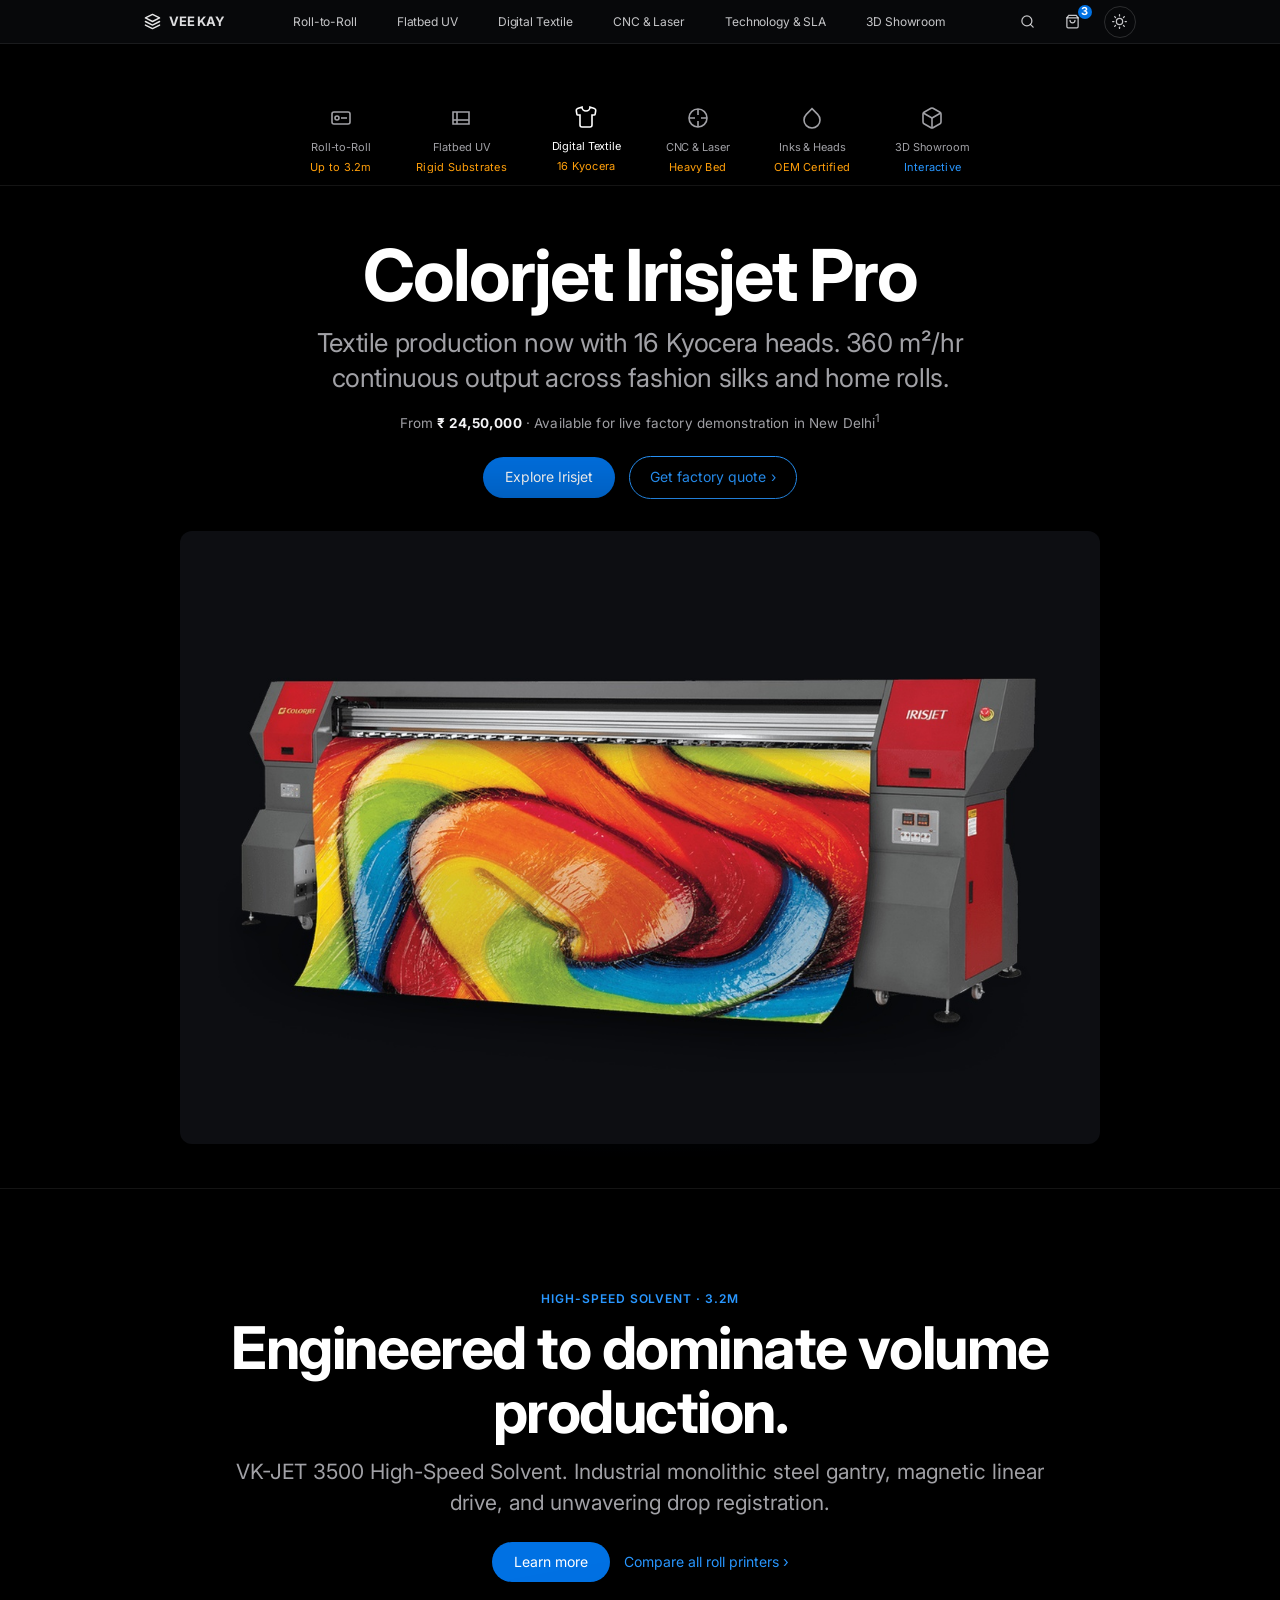
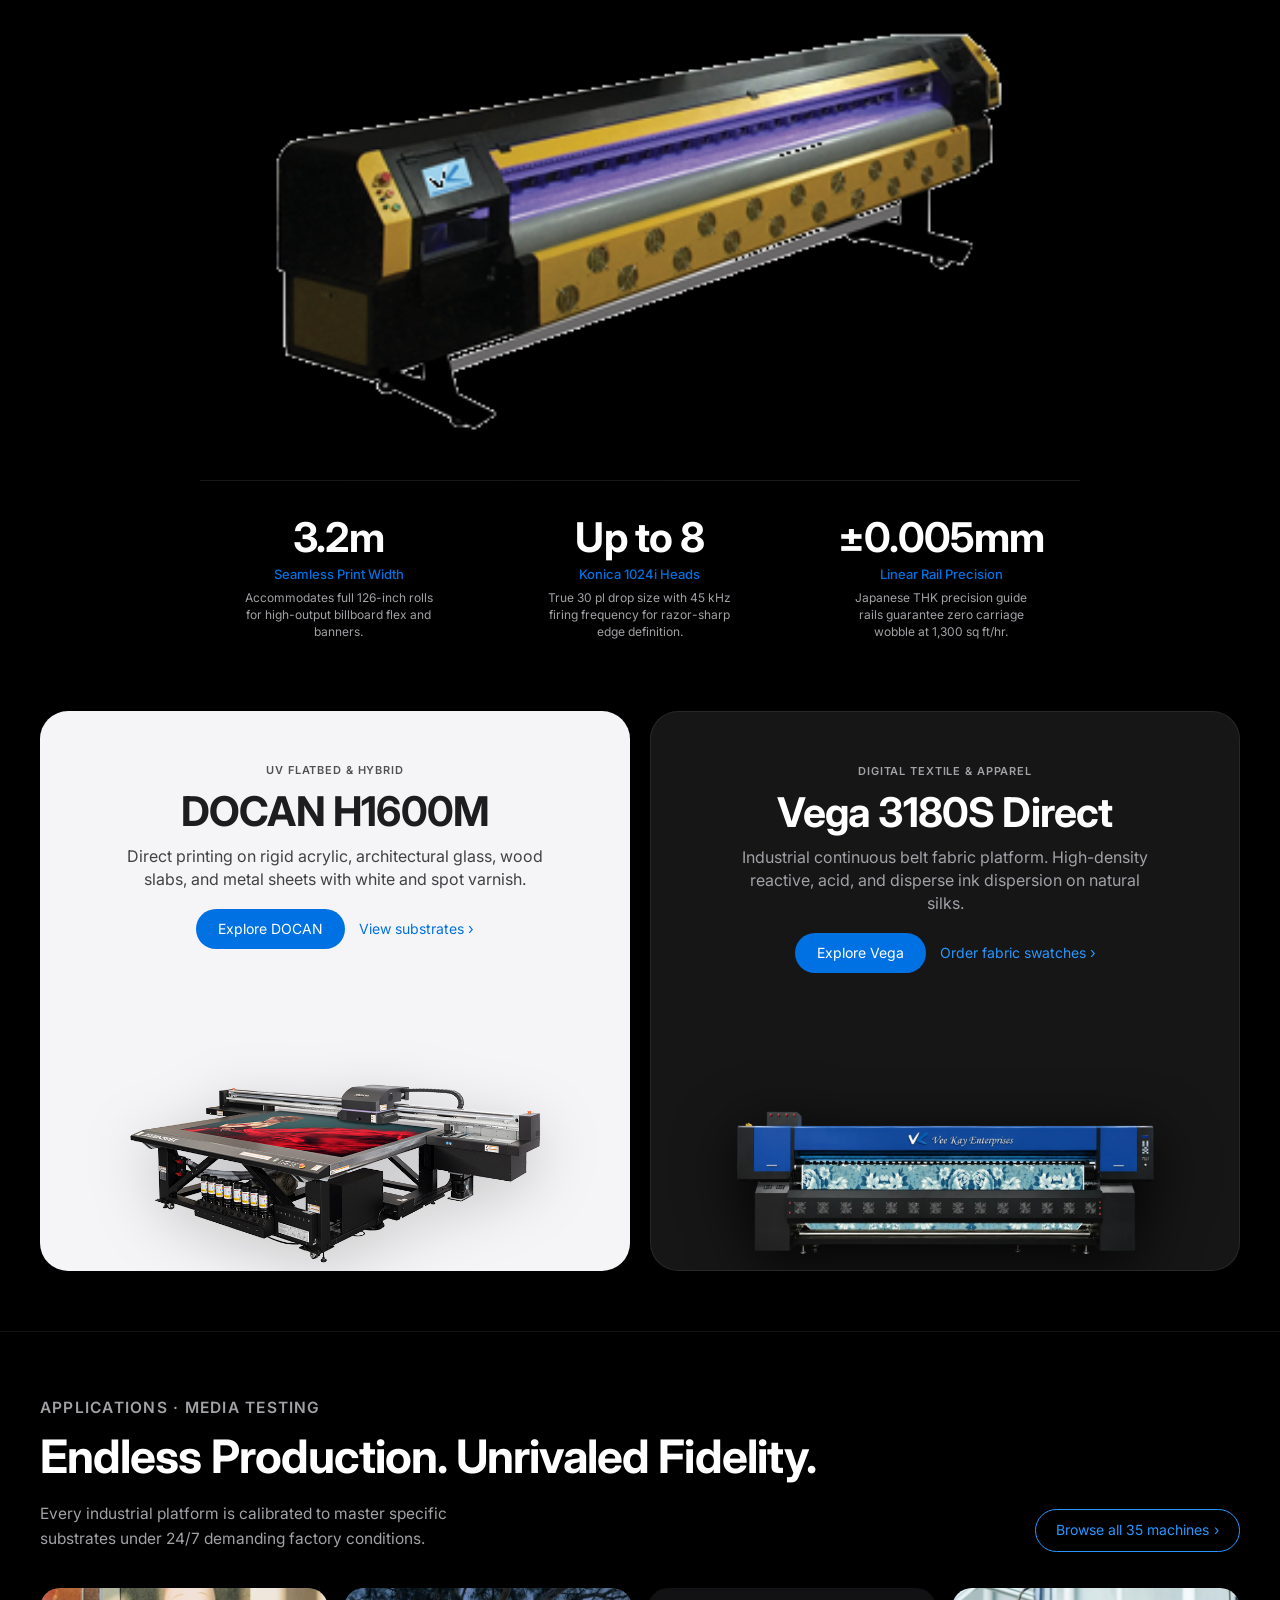
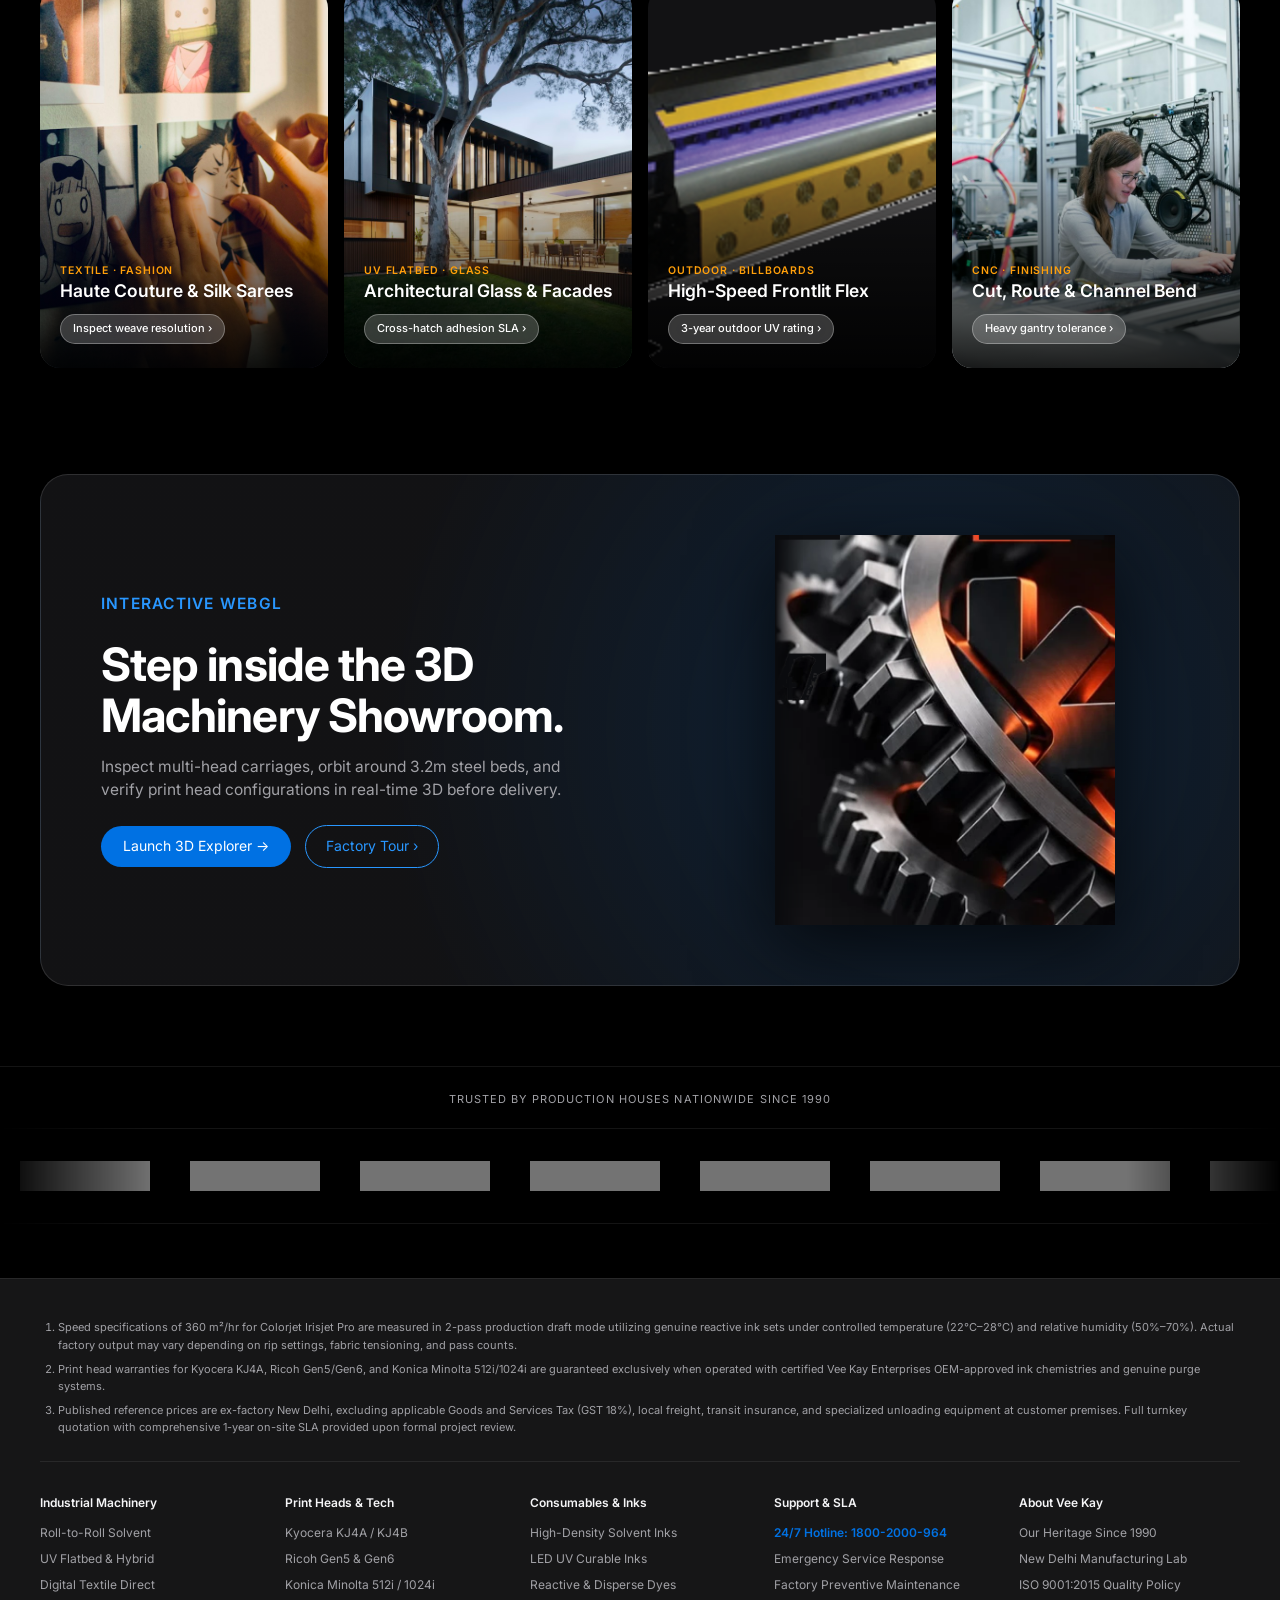
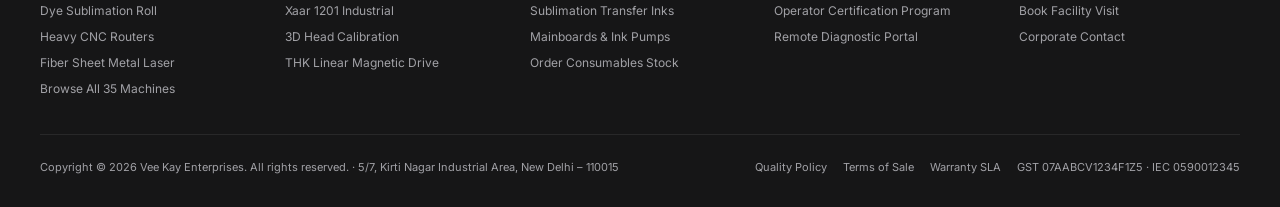
<file: index.html>
<!DOCTYPE html>
<html lang="en">
<head>
<meta charset="UTF-8">
<meta name="viewport" content="width=device-width, initial-scale=1.0">
<title>Vee Kay Enterprises — Industrial Printing Systems | Since 1990</title>
<meta name="description" content="Manufacturer and importer of wide-format digital printing platforms: solvent, textile, UV flatbed, sublimation, and CNC systems since 1990. New Delhi, India.">
<link rel="preconnect" href="https://fonts.googleapis.com">
<link rel="preconnect" href="https://fonts.gstatic.com" crossorigin>
<link href="https://fonts.googleapis.com/css2?family=Inter:wght@400;500;600;700;800&family=Space+Mono:wght@400;700&display=swap" rel="stylesheet">
<link rel="stylesheet" href="css/style.css?v=apple1">
<link rel="stylesheet" href="css/apple-design-system.css?v=apple1">
<script>(function(){var t=localStorage.getItem("veekay-theme")||"dark";document.documentElement.setAttribute("data-theme",t);})();</script>
</head>
<body class="apple-theme">

<!-- 1. Apple Global Frosted Navigation Bar (44px) -->
<header class="apple-global-nav">
  <div class="apple-nav-inner">
    <!-- Brand Mark (Ref: 18.webp) -->
    <a class="apple-logo-link" href="index.html" aria-label="Vee Kay Enterprises Home">
      <svg viewBox="0 0 24 24"><path d="M12 2L2 7l10 5 10-5-10-5zM2 17l10 5 10-5M2 12l10 5 10-5" stroke="#ffffff" stroke-width="2" stroke-linecap="round" stroke-linejoin="round" fill="none"/></svg>
      <span>VEE KAY</span>
    </a>

    <!-- Primary Nav Items with Mega-Menu Flyout Hooks -->
    <ul class="apple-nav-links" role="menubar">
      <li class="apple-nav-item" data-flyout="flyout-solvent" role="none">
        <a class="apple-nav-link" href="products.html#solvent" role="menuitem">Roll-to-Roll</a>
      </li>
      <li class="apple-nav-item" data-flyout="flyout-uv" role="none">
        <a class="apple-nav-link" href="products.html#uv" role="menuitem">Flatbed UV</a>
      </li>
      <li class="apple-nav-item" data-flyout="flyout-textile" role="none">
        <a class="apple-nav-link" href="products.html#textile" role="menuitem">Digital Textile</a>
      </li>
      <li class="apple-nav-item" data-flyout="flyout-cnc" role="none">
        <a class="apple-nav-link" href="products.html#cnc" role="menuitem">CNC &amp; Laser</a>
      </li>
      <li class="apple-nav-item" data-flyout="flyout-tech" role="none">
        <a class="apple-nav-link" href="about.html" role="menuitem">Technology &amp; SLA</a>
      </li>
      <li class="apple-nav-item" role="none">
        <a class="apple-nav-link" href="products.html#showroom-3d-stage" role="menuitem">3D Showroom</a>
      </li>
    </ul>

    <!-- Quick Action Icons (Search, Shortlist Bag, Mobile Toggle) -->
    <div class="apple-nav-actions">
      <a href="products.html" class="apple-icon-btn" aria-label="Search catalog">
        <svg viewBox="0 0 24 24" stroke-width="2" stroke-linecap="round"><circle cx="11" cy="11" r="8"></circle><line x1="21" y1="21" x2="16.65" y2="16.65"></line></svg>
      </a>
      <a href="enquiry.html" class="apple-icon-btn apple-quote-badge" aria-label="Quote Shortlist">
        <svg viewBox="0 0 24 24" stroke-width="2" stroke-linecap="round"><path d="M6 2L3 6v14a2 2 0 0 0 2 2h14a2 2 0 0 0 2-2V6l-3-4z"></path><line x1="3" y1="6" x2="21" y2="6"></line><path d="M16 10a4 4 0 0 1-8 0"></path></svg>
        <span class="apple-badge-count">3</span>
      </a>
      <button class="apple-theme-toggle" aria-label="Toggle Color Theme" title="Toggle Color Theme"><svg viewBox="0 0 24 24"><circle cx="12" cy="12" r="5"></circle><line x1="12" y1="1" x2="12" y2="3"></line><line x1="12" y1="21" x2="12" y2="23"></line><line x1="4.22" y1="4.22" x2="5.64" y2="5.64"></line><line x1="18.36" y1="18.36" x2="19.78" y2="19.78"></line><line x1="1" y1="12" x2="3" y2="12"></line><line x1="21" y1="12" x2="23" y2="12"></line><line x1="4.22" y1="19.78" x2="5.64" y2="18.36"></line><line x1="18.36" y1="5.64" x2="19.78" y2="4.22"></line></svg></button>
      <button class="apple-mobile-burger" id="apple-mobile-burger" aria-label="Open mobile menu">
        <svg width="20" height="20" viewBox="0 0 24 24" fill="none" stroke="currentColor" stroke-width="2" stroke-linecap="round"><line x1="3" y1="7" x2="21" y2="7"></line><line x1="3" y1="17" x2="21" y2="17"></line></svg>
      </button>
    </div>
  </div>
</header>

<!-- Apple Mobile Drawer Navigation -->
<div class="apple-mobile-drawer" id="apple-mobile-drawer" role="dialog" aria-modal="true" aria-label="Mobile Navigation">
  <div class="apple-mobile-drawer-inner">
    <ul class="apple-mobile-nav-list">
      <li><a href="index.html" class="apple-mob-link">Home &rsaquo;</a></li>
      <li><a href="products.html#solvent" class="apple-mob-link">Roll-to-Roll Systems &rsaquo;</a></li>
      <li><a href="products.html#uv" class="apple-mob-link">Flatbed UV &amp; Hybrid &rsaquo;</a></li>
      <li><a href="products.html#textile" class="apple-mob-link">Digital Textile &rsaquo;</a></li>
      <li><a href="products.html#cnc" class="apple-mob-link">CNC Routers &amp; Laser &rsaquo;</a></li>
      <li><a href="about.html" class="apple-mob-link">Technology &amp; SLA &rsaquo;</a></li>
      <li><a href="products.html#showroom-3d-stage" class="apple-mob-link highlight">3D Interactive Showroom &rsaquo;</a></li>
      <li><a href="contact.html" class="apple-mob-link">Contact &amp; Factory Tour &rsaquo;</a></li>
    </ul>
    <div class="apple-mob-cta-box">
      <a href="enquiry.html" class="apple-btn-pill-primary" style="width:100%;">Request Factory Quote &rarr;</a>
      <a href="tel:18002000964" class="apple-mob-hotline">24/7 Helpline: 1800-2000-964</a>
    </div>
  </div>
</div>


<!-- Dimmer for Mega-Menu Flyouts -->
<div class="apple-nav-dimmer" id="apple-nav-dimmer"></div>

<!-- Flyout 1: Roll-to-Roll (Ref: 26.webp, 27.webp) -->
<div class="apple-flyout-overlay" id="flyout-solvent" role="region" aria-label="Roll to Roll Mega Menu">
  <div class="apple-flyout-body">
    <div class="flyout-heading-col">
      <div class="flyout-kicker">Explore Lineup</div>
      <div class="flyout-giant-title">Roll-to-Roll Systems</div>
      <a href="products.html#solvent" class="flyout-explore-all">Explore all roll printers &rarr;</a>
    </div>
    <div class="flyout-models-grid">
      <a href="machine.html?m=Colorjet%20Irisjet%203200" class="flyout-model-card">
        <img src="assets/img/original/mimaki-swj-320ea.png" alt="Colorjet Irisjet" class="flyout-model-thumb">
        <span class="flyout-model-name">Irisjet Pro 3200</span>
        <span class="flyout-model-spec">16 Kyocera Heads · 360 m²/hr</span>
      </a>
      <a href="machine.html?m=VK%20JET%203500" class="flyout-model-card">
        <img src="assets/img/products-items/VK-JET-3500.png" alt="VK-JET 3500" class="flyout-model-thumb">
        <span class="flyout-model-name">VK-JET 3500</span>
        <span class="flyout-model-spec">Konica 1024i · High-Speed Flex</span>
      </a>
      <a href="machine.html?m=Q-Jet%20Plus%201024" class="flyout-model-card">
        <img src="assets/img/products-items/Q-Jet-Plus-1024.png" alt="Q-Jet Plus" class="flyout-model-thumb">
        <span class="flyout-model-name">Q-Jet Plus 1024</span>
        <span class="flyout-model-spec">Eco-Solvent · Heavy Steel Bed</span>
      </a>
    </div>
    <div class="flyout-quick-links">
      <div class="flyout-quick-title">Quick Links</div>
      <ul class="flyout-link-list">
        <li><a href="products.html#solvent">Compare Roll Specifications</a></li>
        <li><a href="about.html">Konica Minolta &amp; Kyocera SLA</a></li>
        <li><a href="enquiry.html">Request Factory Pricing</a></li>
        <li><a href="contact.html">Order Sample Media Rolls</a></li>
      </ul>
    </div>
  </div>
</div>

<!-- Flyout 2: Flatbed UV -->
<div class="apple-flyout-overlay" id="flyout-uv" role="region" aria-label="Flatbed UV Mega Menu">
  <div class="apple-flyout-body">
    <div class="flyout-heading-col">
      <div class="flyout-kicker">Explore Lineup</div>
      <div class="flyout-giant-title">UV Flatbed &amp; Hybrid</div>
      <a href="products.html#uv" class="flyout-explore-all">Explore all UV platforms &rarr;</a>
    </div>
    <div class="flyout-models-grid">
      <a href="machine.html?m=DOCAN%20H1600M" class="flyout-model-card">
        <img src="assets/img/original/mimaki-jfx200-2513ex.png" alt="DOCAN H1600M" class="flyout-model-thumb">
        <span class="flyout-model-name">DOCAN H1600M</span>
        <span class="flyout-model-spec">Ricoh Gen6 · White + Varnish</span>
      </a>
      <a href="machine.html?m=DOCAN%20UV%20Flatbed%202513" class="flyout-model-card">
        <img src="assets/img/original/mimaki-jfx200-2531.png" alt="DOCAN 2513" class="flyout-model-thumb">
        <span class="flyout-model-name">DOCAN 2513 Ultra</span>
        <span class="flyout-model-spec">2.5m &times; 1.3m Rigid Glass Bed</span>
      </a>
      <a href="products.html#uv" class="flyout-model-card">
        <img src="assets/img/original/mimaki-uj330h-160.png" alt="UV Hybrid Roll" class="flyout-model-thumb">
        <span class="flyout-model-name">H3000 Heavy Hybrid</span>
        <span class="flyout-model-spec">Dual Roll + Flatbed Substrates</span>
      </a>
    </div>
    <div class="flyout-quick-links">
      <div class="flyout-quick-title">Substrate Testing</div>
      <ul class="flyout-link-list">
        <li><a href="products.html#uv">Rigid Acrylic &amp; Architectural Glass</a></li>
        <li><a href="products.html#uv">Aluminum Composite &amp; Ceramic</a></li>
        <li><a href="enquiry.html">Schedule UV Adhesion Test</a></li>
        <li><a href="contact.html">LED Curing Lamp Specifications</a></li>
      </ul>
    </div>
  </div>
</div>

<!-- Flyout 3: Digital Textile -->
<div class="apple-flyout-overlay" id="flyout-textile" role="region" aria-label="Digital Textile Mega Menu">
  <div class="apple-flyout-body">
    <div class="flyout-heading-col">
      <div class="flyout-kicker">Explore Lineup</div>
      <div class="flyout-giant-title">Digital Textile</div>
      <a href="products.html#textile" class="flyout-explore-all">Explore all textile platforms &rarr;</a>
    </div>
    <div class="flyout-models-grid">
      <a href="machine.html?m=Vega%203180S" class="flyout-model-card">
        <img src="assets/img/original/VKE-3208 TX.webp" alt="Vega 3180S" class="flyout-model-thumb">
        <span class="flyout-model-name">Vega 3180S Direct</span>
        <span class="flyout-model-spec">16 Heads · Continuous Belt Feed</span>
      </a>
      <a href="products.html#textile" class="flyout-model-card">
        <img src="assets/img/original/V1808E.png" alt="Textile Roll" class="flyout-model-thumb">
        <span class="flyout-model-name">Subli-Pro 1900</span>
        <span class="flyout-model-spec">High-Speed Industrial Transfer</span>
      </a>
      <a href="products.html#textile" class="flyout-model-card">
        <img src="assets/img/original/mimaki-ts100-160.png" alt="Direct Garment" class="flyout-model-thumb">
        <span class="flyout-model-name">TexJet Master</span>
        <span class="flyout-model-spec">Direct-to-Film &amp; Garment Roll</span>
      </a>
    </div>
    <div class="flyout-quick-links">
      <div class="flyout-quick-title">Fabric Applications</div>
      <ul class="flyout-link-list">
        <li><a href="products.html#textile">Reactive &amp; Disperse Inks</a></li>
        <li><a href="products.html#textile">Pure Silk, Chiffon &amp; Cotton</a></li>
        <li><a href="about.html">Steam &amp; Wash Calibration</a></li>
        <li><a href="enquiry.html">Request Color Swatch Book</a></li>
      </ul>
    </div>
  </div>
</div>

<!-- Flyout 4: CNC & Finishing -->
<div class="apple-flyout-overlay" id="flyout-cnc" role="region" aria-label="CNC and Laser Mega Menu">
  <div class="apple-flyout-body">
    <div class="flyout-heading-col">
      <div class="flyout-kicker">Explore Lineup</div>
      <div class="flyout-giant-title">CNC &amp; Finishing</div>
      <a href="products.html#cnc" class="flyout-explore-all">Explore cutting platforms &rarr;</a>
    </div>
    <div class="flyout-models-grid">
      <a href="products.html#cnc" class="flyout-model-card">
        <img src="assets/img/products/7.png" alt="CNC Router" class="flyout-model-thumb">
        <span class="flyout-model-name">FC-1325 Heavy Duty</span>
        <span class="flyout-model-spec">9kW Air Spindle · Vacuum Bed</span>
      </a>
      <a href="products.html#cnc" class="flyout-model-card">
        <img src="assets/img/products/8.png" alt="Fiber Laser" class="flyout-model-thumb">
        <span class="flyout-model-name">Fiber Laser 3015</span>
        <span class="flyout-model-spec">Raycus 3kW · Sheet Metal Cut</span>
      </a>
      <a href="products.html#cnc" class="flyout-model-card">
        <img src="assets/img/curated/laser_cutting.jpg" alt="CO2 Laser" class="flyout-model-thumb">
        <span class="flyout-model-name">CO2 Laser 1390</span>
        <span class="flyout-model-spec">Precision Acrylic &amp; Wood Cut</span>
      </a>
    </div>
    <div class="flyout-quick-links">
      <div class="flyout-quick-title">Tooling &amp; Cut</div>
      <ul class="flyout-link-list">
        <li><a href="products.html#cnc">Heavy Steel Fabrication Gantries</a></li>
        <li><a href="products.html#cnc">Channel Letter Bending Machines</a></li>
        <li><a href="enquiry.html">Request Tooling Demonstration</a></li>
      </ul>
    </div>
  </div>
</div>

<!-- Flyout 5: Technology & SLA -->
<div class="apple-flyout-overlay" id="flyout-tech" role="region" aria-label="Technology and SLA Mega Menu">
  <div class="apple-flyout-body">
    <div class="flyout-heading-col">
      <div class="flyout-kicker">Industrial Heritage</div>
      <div class="flyout-giant-title">Technology &amp; SLA</div>
      <a href="about.html" class="flyout-explore-all">Read our engineering history &rarr;</a>
    </div>
    <div class="flyout-models-grid">
      <a href="about.html" class="flyout-model-card">
        <img src="assets/img/curated/print_head.jpg" alt="Print Heads" class="flyout-model-thumb">
        <span class="flyout-model-name">Certified Print Heads</span>
        <span class="flyout-model-spec">Kyocera, Ricoh &amp; Konica Minolta</span>
      </a>
      <a href="about.html" class="flyout-model-card">
        <img src="assets/img/curated/facility_hall.jpg" alt="Facility Hall" class="flyout-model-thumb">
        <span class="flyout-model-name">New Delhi Factory Lab</span>
        <span class="flyout-model-spec">Kirti Nagar Industrial Area</span>
      </a>
      <a href="about.html" class="flyout-model-card">
        <img src="assets/img/curated/inks_cmyk.jpg" alt="Genuine Inks" class="flyout-model-thumb">
        <span class="flyout-model-name">Genuine OEM Inks</span>
        <span class="flyout-model-spec">High-density pigment dispersion</span>
      </a>
    </div>
    <div class="flyout-quick-links">
      <div class="flyout-quick-title">Support &amp; Guarantee</div>
      <ul class="flyout-link-list">
        <li><a href="contact.html">24/7 Hotline SLA Guarantee</a></li>
        <li><a href="about.html">ISO 9001 Certified Factory</a></li>
        <li><a href="enquiry.html">Book On-Site Operator Training</a></li>
      </ul>
    </div>
  </div>
</div>

<!-- 2. Apple Product Family Sub-Nav Ribbon (Ref: 18.webp) -->
<nav class="apple-ribbon-bar" aria-label="Machinery Categories">
  <div class="apple-ribbon-scroll">
    <a href="products.html#solvent" class="apple-ribbon-item">
      <div class="apple-ribbon-icon">
        <svg viewBox="0 0 24 24"><rect x="3" y="6" width="18" height="12" rx="2"></rect><circle cx="8" cy="12" r="2"></circle><path d="M12 12h6"></path></svg>
      </div>
      <span class="apple-ribbon-label">Roll-to-Roll</span>
      <span class="apple-ribbon-badge">Up to 3.2m</span>
    </a>
    <a href="products.html#uv" class="apple-ribbon-item">
      <div class="apple-ribbon-icon">
        <svg viewBox="0 0 24 24"><path d="M4 6h16v12H4z"></path><path d="M4 14h16"></path><path d="M8 6v12"></path></svg>
      </div>
      <span class="apple-ribbon-label">Flatbed UV</span>
      <span class="apple-ribbon-badge">Rigid Substrates</span>
    </a>
    <a href="products.html#textile" class="apple-ribbon-item active">
      <div class="apple-ribbon-icon">
        <svg viewBox="0 0 24 24"><path d="M20.38 3.46L16 2a4 4 0 0 1-8 0L3.62 3.46a2 2 0 0 0-1.34 2.23l.58 3.47a1 1 0 0 0 .99.84H6v10c0 1.1.9 2 2 2h8a2 2 0 0 0 2-2V10h2.15a1 1 0 0 0 .99-.84l.58-3.47a2 2 0 0 0-1.34-2.23z"></path></svg>
      </div>
      <span class="apple-ribbon-label">Digital Textile</span>
      <span class="apple-ribbon-badge">16 Kyocera</span>
    </a>
    <a href="products.html#cnc" class="apple-ribbon-item">
      <div class="apple-ribbon-icon">
        <svg viewBox="0 0 24 24"><circle cx="12" cy="12" r="9"></circle><path d="M12 3v6M12 15v6M3 12h6M15 12h6"></path></svg>
      </div>
      <span class="apple-ribbon-label">CNC &amp; Laser</span>
      <span class="apple-ribbon-badge">Heavy Bed</span>
    </a>
    <a href="about.html" class="apple-ribbon-item">
      <div class="apple-ribbon-icon">
        <svg viewBox="0 0 24 24"><path d="M12 2.69l5.66 5.66a8 8 0 1 1-11.31 0z"></path></svg>
      </div>
      <span class="apple-ribbon-label">Inks &amp; Heads</span>
      <span class="apple-ribbon-badge">OEM Certified</span>
    </a>
    <a href="products.html#showroom-3d-stage" class="apple-ribbon-item">
      <div class="apple-ribbon-icon">
        <svg viewBox="0 0 24 24"><path d="M21 16V8a2 2 0 0 0-1-1.73l-7-4a2 2 0 0 0-2 0l-7 4A2 2 0 0 0 3 8v8a2 2 0 0 0 1 1.73l7 4a2 2 0 0 0 2 0l7-4A2 2 0 0 0 21 16z"></path><polyline points="3.27 6.96 12 12.01 20.73 6.96"></polyline><line x1="12" y1="22.08" x2="12" y2="12"></line></svg>
      </div>
      <span class="apple-ribbon-label">3D Showroom</span>
      <span class="apple-ribbon-badge" style="color:var(--apple-link);">Interactive</span>
    </a>
  </div>
</nav>

<main>
<!-- 3. Primary Flagship Hardware Hero (Ref: 18.webp) -->
<section class="apple-hero-flagship">
  <div class="apple-wrap">
    <h1 class="apple-hero-title">Colorjet Irisjet Pro</h1>
    <p class="apple-hero-subhead">Textile production now with 16 Kyocera heads. 360 m²/hr continuous output across fashion silks and home rolls.</p>
    <p class="apple-hero-price">From <strong>&#8377; 24,50,000</strong> &middot; Available for live factory demonstration in New Delhi<sup>1</sup></p>

    <!-- Apple Dual Pill CTAs -->
    <div class="apple-cta-cluster">
      <a href="machine.html?m=Colorjet%20Irisjet%203200" class="apple-btn-pill-primary">Explore Irisjet</a>
      <a href="enquiry.html" class="apple-btn-pill-secondary">Get factory quote <span class="chev">&rsaquo;</span></a>
    </div>

    <!-- Center Grounded Machinery Visual with Studio Light (Ref: 18.webp) -->
    <div class="apple-hero-stage">
      <img src="assets/img/curated/colorjet_irisjet_roll.jpg" alt="Colorjet Irisjet Industrial Roll to Roll Printer with vibrant rainbow fabric roll" class="apple-hero-machine-img" fetchpriority="high">
      <div class="apple-stage-glow"></div>
    </div>
  </div>
</section>

<!-- 4. Secondary Hardware Deep-Dive Stage (Ref: 19.webp, 20.webp) -->
<section class="apple-deepdive-section">
  <div class="apple-wrap">
    <div class="apple-deepdive-header">
      <p class="apple-eyebrow" style="color:var(--apple-link);">HIGH-SPEED SOLVENT &middot; 3.2M</p>
      <h2 class="apple-deepdive-title">Engineered to dominate volume production.</h2>
      <p class="apple-deepdive-sub">VK-JET 3500 High-Speed Solvent. Industrial monolithic steel gantry, magnetic linear drive, and unwavering drop registration.</p>

      <div class="apple-cta-cluster">
        <a href="machine.html?m=VK%20JET%203500" class="apple-btn-pill-primary">Learn more</a>
        <a href="products.html#solvent" class="apple-link-chevron">Compare all roll printers <span class="chev">&rsaquo;</span></a>
      </div>
    </div>

    <!-- Isolated Machine Centerpiece -->
    <div style="max-width:820px;margin:0 auto;">
      <img src="assets/img/products-items/VK-JET-3500.png" alt="VK-JET 3500 Industrial Wide Format Printer" style="width:100%;height:auto;filter:drop-shadow(0 24px 60px rgba(0,0,0,0.92));">
    </div>

    <!-- Apple 3-Pillar Technical Spec Strip -->
    <div class="apple-specs-strip">
      <div class="apple-spec-pill">
        <span class="apple-spec-metric">3.2m</span>
        <span class="apple-spec-unit">Seamless Print Width</span>
        <span class="apple-spec-desc">Accommodates full 126-inch rolls for high-output billboard flex and banners.</span>
      </div>
      <div class="apple-spec-pill">
        <span class="apple-spec-metric">Up to 8</span>
        <span class="apple-spec-unit">Konica 1024i Heads</span>
        <span class="apple-spec-desc">True 30 pl drop size with 45 kHz firing frequency for razor-sharp edge definition.</span>
      </div>
      <div class="apple-spec-pill">
        <span class="apple-spec-metric">&plusmn;0.005mm</span>
        <span class="apple-spec-unit">Linear Rail Precision</span>
        <span class="apple-spec-desc">Japanese THK precision guide rails guarantee zero carriage wobble at 1,300 sq ft/hr.</span>
      </div>
    </div>
  </div>
</section>

<!-- 5. 2-Up Split Bento Hardware Grid (Ref: 21.webp) -->
<section class="apple-bento-section">
  <div class="apple-wrap">
    <div class="apple-bento-grid">
      <!-- Left Card: Pure Studio Light Mode (#f5f5f7) -->
      <article class="apple-bento-card card-studio-light">
        <span class="apple-card-eyebrow">UV FLATBED &amp; HYBRID</span>
        <h3 class="apple-card-title">DOCAN H1600M</h3>
        <p class="apple-card-sub">Direct printing on rigid acrylic, architectural glass, wood slabs, and metal sheets with white and spot varnish.</p>
        <div class="apple-card-ctas">
          <a href="machine.html?m=DOCAN%20H1600M" class="apple-btn-pill-primary">Explore DOCAN</a>
          <a href="products.html#uv" class="apple-link-chevron" style="color:var(--apple-blue);">View substrates <span class="chev">&rsaquo;</span></a>
        </div>
        <div class="apple-card-bottom-visual">
          <img src="assets/img/original/mimaki-jfx200-2513ex.png" alt="DOCAN H1600M UV Flatbed Printer" style="border-radius:12px;filter:drop-shadow(0 14px 30px rgba(0,0,0,0.18));">
        </div>
      </article>

      <!-- Right Card: Pure Obsidian Dark Mode (#161617) -->
      <article class="apple-bento-card card-obsidian-dark">
        <span class="apple-card-eyebrow">DIGITAL TEXTILE &amp; APPAREL</span>
        <h3 class="apple-card-title">Vega 3180S Direct</h3>
        <p class="apple-card-sub">Industrial continuous belt fabric platform. High-density reactive, acid, and disperse ink dispersion on natural silks.</p>
        <div class="apple-card-ctas">
          <a href="machine.html?m=Vega%203180S" class="apple-btn-pill-primary">Explore Vega</a>
          <a href="enquiry.html" class="apple-link-chevron">Order fabric swatches <span class="chev">&rsaquo;</span></a>
        </div>
        <div class="apple-card-bottom-visual">
          <img src="assets/img/original/VKE-3208 TX.webp" alt="Vega 3180S Textile Printer Output" style="border-radius:12px;filter:drop-shadow(0 14px 30px rgba(0,0,0,0.85));">
        </div>
      </article>
    </div>
  </div>
</section>

<!-- 6. "Endless Production" Application Showcase (Ref: 22.webp, 23.webp) -->
<section class="apple-gallery-section">
  <div class="apple-wrap">
    <div class="apple-section-headline-group">
      <div>
        <p class="apple-eyebrow">APPLICATIONS &middot; MEDIA TESTING</p>
        <h2>Endless Production. Unrivaled Fidelity.</h2>
        <p>Every industrial platform is calibrated to master specific substrates under 24/7 demanding factory conditions.</p>
      </div>
      <a href="products.html" class="apple-btn-pill-secondary">Browse all 35 machines <span class="chev">&rsaquo;</span></a>
    </div>

    <!-- 4 Stage Application Cards -->
    <div class="apple-app-cards-grid">
      <!-- App 1: Haute Couture -->
      <a href="products.html#textile" class="apple-app-stage-card">
        <img src="assets/img/curated/textile_roll.jpg" alt="Haute couture printed silk rolls" class="stage-bg" loading="lazy">
        <div class="apple-app-scrim"></div>
        <div class="apple-app-content">
          <span class="apple-app-category">TEXTILE &middot; FASHION</span>
          <h3 class="apple-app-title">Haute Couture &amp; Silk Sarees</h3>
          <span class="apple-floating-pill-badge">Inspect weave resolution &rsaquo;</span>
        </div>
      </a>

      <!-- App 2: Architectural Glass -->
      <a href="products.html#uv" class="apple-app-stage-card">
        <img src="assets/img/curated/uv_acrylic.jpg" alt="UV direct printing on architectural glass" class="stage-bg" loading="lazy">
        <div class="apple-app-scrim"></div>
        <div class="apple-app-content">
          <span class="apple-app-category">UV FLATBED &middot; GLASS</span>
          <h3 class="apple-app-title">Architectural Glass &amp; Facades</h3>
          <span class="apple-floating-pill-badge">Cross-hatch adhesion SLA &rsaquo;</span>
        </div>
      </a>

      <!-- App 3: Heavy Duty Flex -->
      <a href="products.html#solvent" class="apple-app-stage-card">
        <img src="assets/img/products-items/VK-JET-3500.png" alt="Solvent billboard flex printing" class="stage-bg" loading="lazy">
        <div class="apple-app-scrim"></div>
        <div class="apple-app-content">
          <span class="apple-app-category">OUTDOOR &middot; BILLBOARDS</span>
          <h3 class="apple-app-title">High-Speed Frontlit Flex</h3>
          <span class="apple-floating-pill-badge">3-year outdoor UV rating &rsaquo;</span>
        </div>
      </a>

      <!-- App 4: Precision Acrylic & CNC -->
      <a href="products.html#cnc" class="apple-app-stage-card">
        <img src="assets/img/curated/cnc_router.jpg" alt="CNC router cutting acrylic and metal" class="stage-bg" loading="lazy">
        <div class="apple-app-scrim"></div>
        <div class="apple-app-content">
          <span class="apple-app-category">CNC &middot; FINISHING</span>
          <h3 class="apple-app-title">Cut, Route &amp; Channel Bend</h3>
          <span class="apple-floating-pill-badge">Heavy gantry tolerance &rsaquo;</span>
        </div>
      </a>
    </div>
  </div>
</section>

<!-- 7. Interactive 3D Machinery Lab Promo -->
<section class="apple-lab-promo-section">
  <div class="apple-wrap">
    <div class="apple-lab-card">
      <div class="apple-lab-copy">
        <p class="apple-eyebrow" style="color:var(--apple-link);">INTERACTIVE WEBGL</p>
        <h2>Step inside the 3D Machinery Showroom.</h2>
        <p>Inspect multi-head carriages, orbit around 3.2m steel beds, and verify print head configurations in real-time 3D before delivery.</p>
        <div class="apple-cta-cluster" style="justify-content:flex-start;margin-bottom:0;">
          <a href="products.html#showroom-3d-stage" class="apple-btn-pill-primary">Launch 3D Explorer &rarr;</a>
          <a href="about.html" class="apple-btn-pill-secondary">Factory Tour &rsaquo;</a>
        </div>
      </div>
      <div class="apple-lab-visual">
        <img src="assets/img/hero_gear_full.png" alt="3D Machinery Mechanism rendering" loading="lazy">
      </div>
    </div>
  </div>
</section>

<!-- Client Trust Strip -->
<section style="background:#000000;padding:24px 0 54px;border-top:1px solid rgba(255,255,255,0.08);">
  <div class="apple-wrap" style="text-align:center;margin-bottom:20px;">
    <p style="font-size:11px;letter-spacing:0.1em;text-transform:uppercase;color:#a1a1a6;margin:0;">TRUSTED BY PRODUCTION HOUSES NATIONWIDE SINCE 1990</p>
  </div>
  <div class="clients" id="clients"></div>
</section>
</main>

<!-- 8. Technical Footnotes & 5-Column Directory Footer (Ref: 24.webp, 25.webp) -->
<footer class="apple-footer-global">
  <div class="apple-wrap">
    <!-- Numbered Technical Footnotes -->
    <div class="apple-footnotes-block">
      <ol>
        <li>Speed specifications of 360 m²/hr for Colorjet Irisjet Pro are measured in 2-pass production draft mode utilizing genuine reactive ink sets under controlled temperature (22&deg;C–28&deg;C) and relative humidity (50%–70%). Actual factory output may vary depending on rip settings, fabric tensioning, and pass counts.</li>
        <li>Print head warranties for Kyocera KJ4A, Ricoh Gen5/Gen6, and Konica Minolta 512i/1024i are guaranteed exclusively when operated with certified Vee Kay Enterprises OEM-approved ink chemistries and genuine purge systems.</li>
        <li>Published reference prices are ex-factory New Delhi, excluding applicable Goods and Services Tax (GST 18%), local freight, transit insurance, and specialized unloading equipment at customer premises. Full turnkey quotation with comprehensive 1-year on-site SLA provided upon formal project review.</li>
      </ol>
    </div>

    <!-- Apple 5-Column Directory Nav Grid -->
    <div class="apple-footer-nav-grid">
      <!-- Col 1 -->
      <div class="apple-footer-col">
        <div class="apple-footer-title">Industrial Machinery</div>
        <ul>
          <li><a href="products.html#solvent">Roll-to-Roll Solvent</a></li>
          <li><a href="products.html#uv">UV Flatbed &amp; Hybrid</a></li>
          <li><a href="products.html#textile">Digital Textile Direct</a></li>
          <li><a href="products.html#textile">Dye Sublimation Roll</a></li>
          <li><a href="products.html#cnc">Heavy CNC Routers</a></li>
          <li><a href="products.html#cnc">Fiber Sheet Metal Laser</a></li>
          <li><a href="products.html">Browse All 35 Machines</a></li>
        </ul>
      </div>

      <!-- Col 2 -->
      <div class="apple-footer-col">
        <div class="apple-footer-title">Print Heads &amp; Tech</div>
        <ul>
          <li><a href="about.html">Kyocera KJ4A / KJ4B</a></li>
          <li><a href="about.html">Ricoh Gen5 &amp; Gen6</a></li>
          <li><a href="about.html">Konica Minolta 512i / 1024i</a></li>
          <li><a href="about.html">Xaar 1201 Industrial</a></li>
          <li><a href="products.html#showroom-3d-stage">3D Head Calibration</a></li>
          <li><a href="about.html">THK Linear Magnetic Drive</a></li>
        </ul>
      </div>

      <!-- Col 3 -->
      <div class="apple-footer-col">
        <div class="apple-footer-title">Consumables &amp; Inks</div>
        <ul>
          <li><a href="products.html">High-Density Solvent Inks</a></li>
          <li><a href="products.html">LED UV Curable Inks</a></li>
          <li><a href="products.html">Reactive &amp; Disperse Dyes</a></li>
          <li><a href="products.html">Sublimation Transfer Inks</a></li>
          <li><a href="products.html">Mainboards &amp; Ink Pumps</a></li>
          <li><a href="enquiry.html">Order Consumables Stock</a></li>
        </ul>
      </div>

      <!-- Col 4 -->
      <div class="apple-footer-col">
        <div class="apple-footer-title">Support &amp; SLA</div>
        <ul>
          <li><a href="tel:18002000964" style="color:var(--apple-blue);font-weight:600;">24/7 Hotline: 1800-2000-964</a></li>
          <li><a href="contact.html">Emergency Service Response</a></li>
          <li><a href="contact.html">Factory Preventive Maintenance</a></li>
          <li><a href="enquiry.html">Operator Certification Program</a></li>
          <li><a href="contact.html">Remote Diagnostic Portal</a></li>
        </ul>
      </div>

      <!-- Col 5 -->
      <div class="apple-footer-col">
        <div class="apple-footer-title">About Vee Kay</div>
        <ul>
          <li><a href="about.html">Our Heritage Since 1990</a></li>
          <li><a href="about.html">New Delhi Manufacturing Lab</a></li>
          <li><a href="about.html">ISO 9001:2015 Quality Policy</a></li>
          <li><a href="enquiry.html">Book Facility Visit</a></li>
          <li><a href="contact.html">Corporate Contact</a></li>
        </ul>
      </div>
    </div>

    <!-- Apple Bottom Legal & Corporate Strip -->
    <div class="apple-footer-legal-bar">
      <div>
        <span>Copyright &copy; 2026 Vee Kay Enterprises. All rights reserved. &middot; 5/7, Kirti Nagar Industrial Area, New Delhi &ndash; 110015</span>
      </div>
      <div class="apple-legal-links">
        <a href="about.html">Quality Policy</a>
        <a href="contact.html">Terms of Sale</a>
        <a href="contact.html">Warranty SLA</a>
        <span style="color:#a1a1a6;">GST 07AABCV1234F1Z5 &middot; IEC 0590012345</span>
      </div>
    </div>
  </div>
</footer>

<script src="js/data.js?v=2"></script>
<script>
(function () {
  var c = document.getElementById("clients");
  if (c && typeof CLIENTS !== "undefined") {
    var half = CLIENTS.map(function (src, i) {
      return '<div class="client-logo"><img src="' + src + '" alt="Client ' + (i + 1) + '"></div>';
    }).join("");
    c.innerHTML = '<div class="clients-track">' + half +
      '<div class="clients-clone" aria-hidden="true">' + half + "</div></div>";
  }
})();
</script>
<script src="js/app.js?v=2"></script>
<script src="js/apple-nav.js?v=1"></script>
<script src="js/theme-toggle.js"></script>
</body>
</html>
</file>
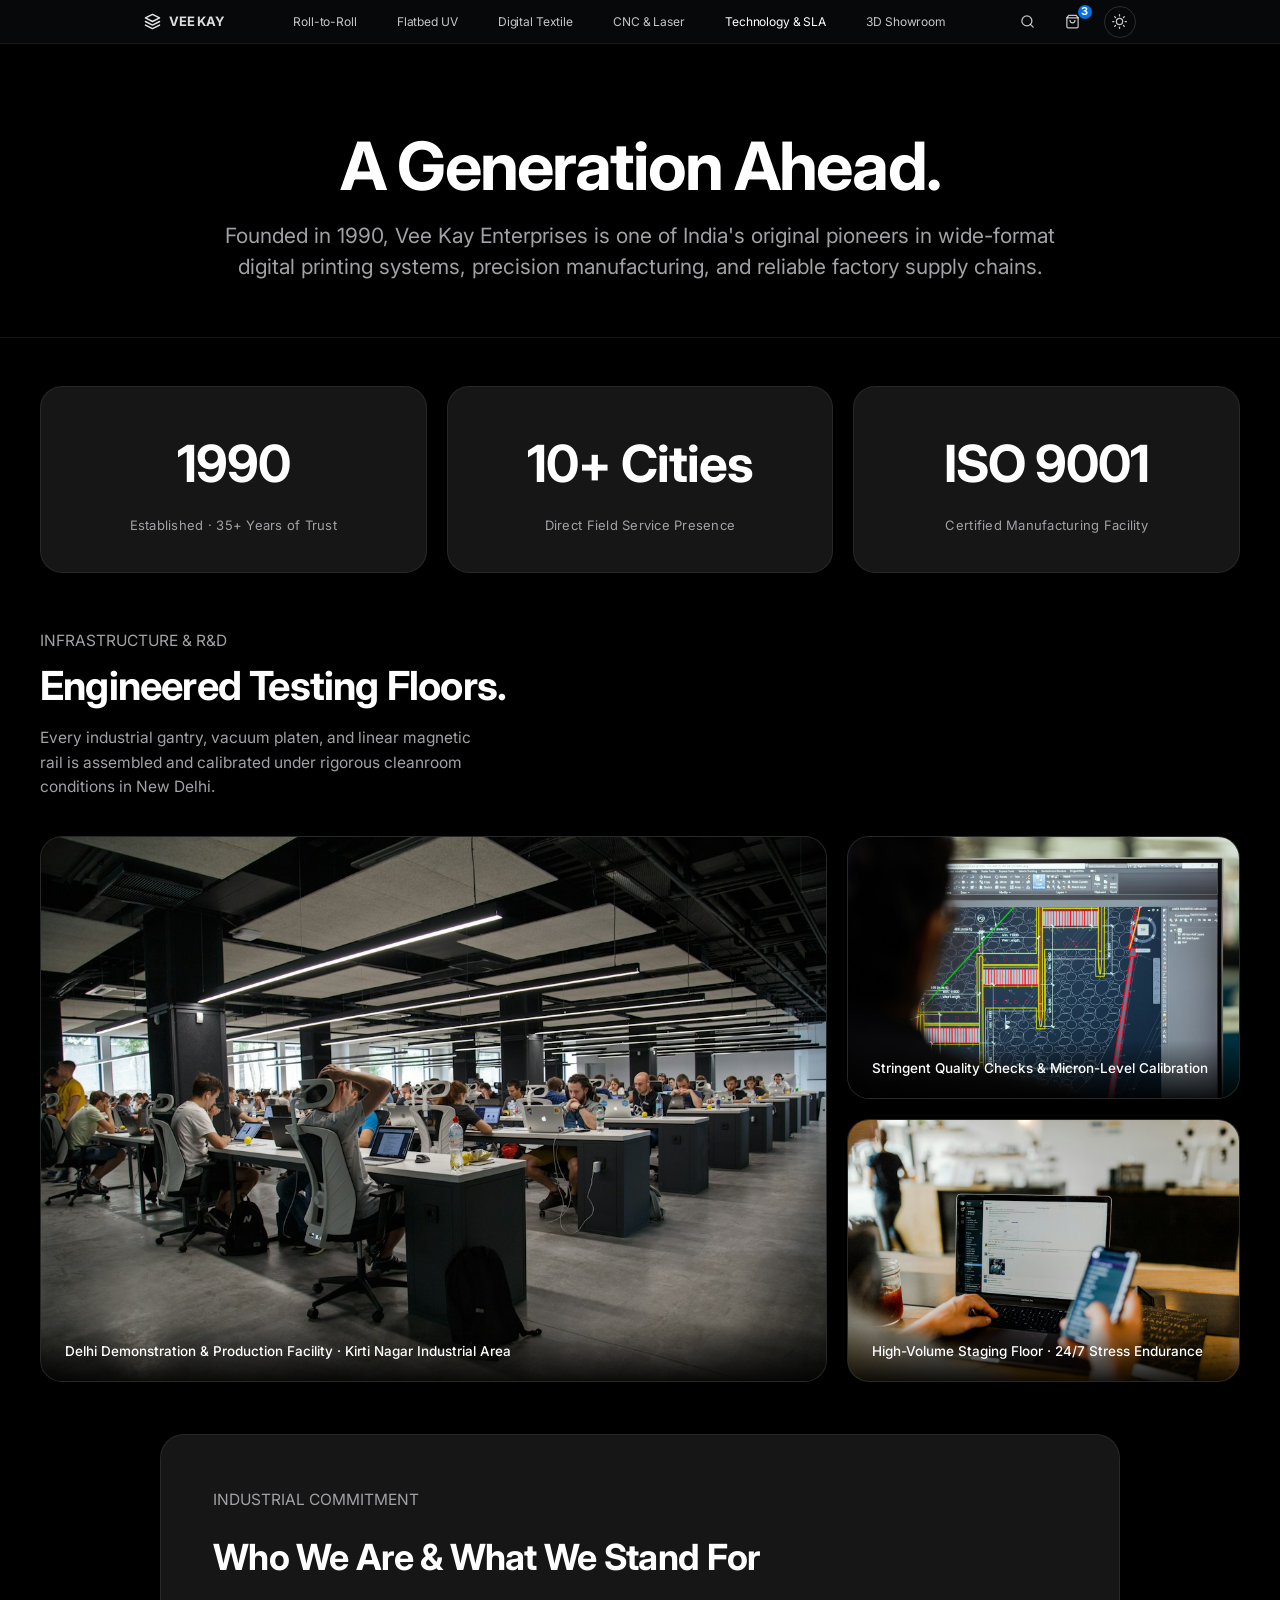
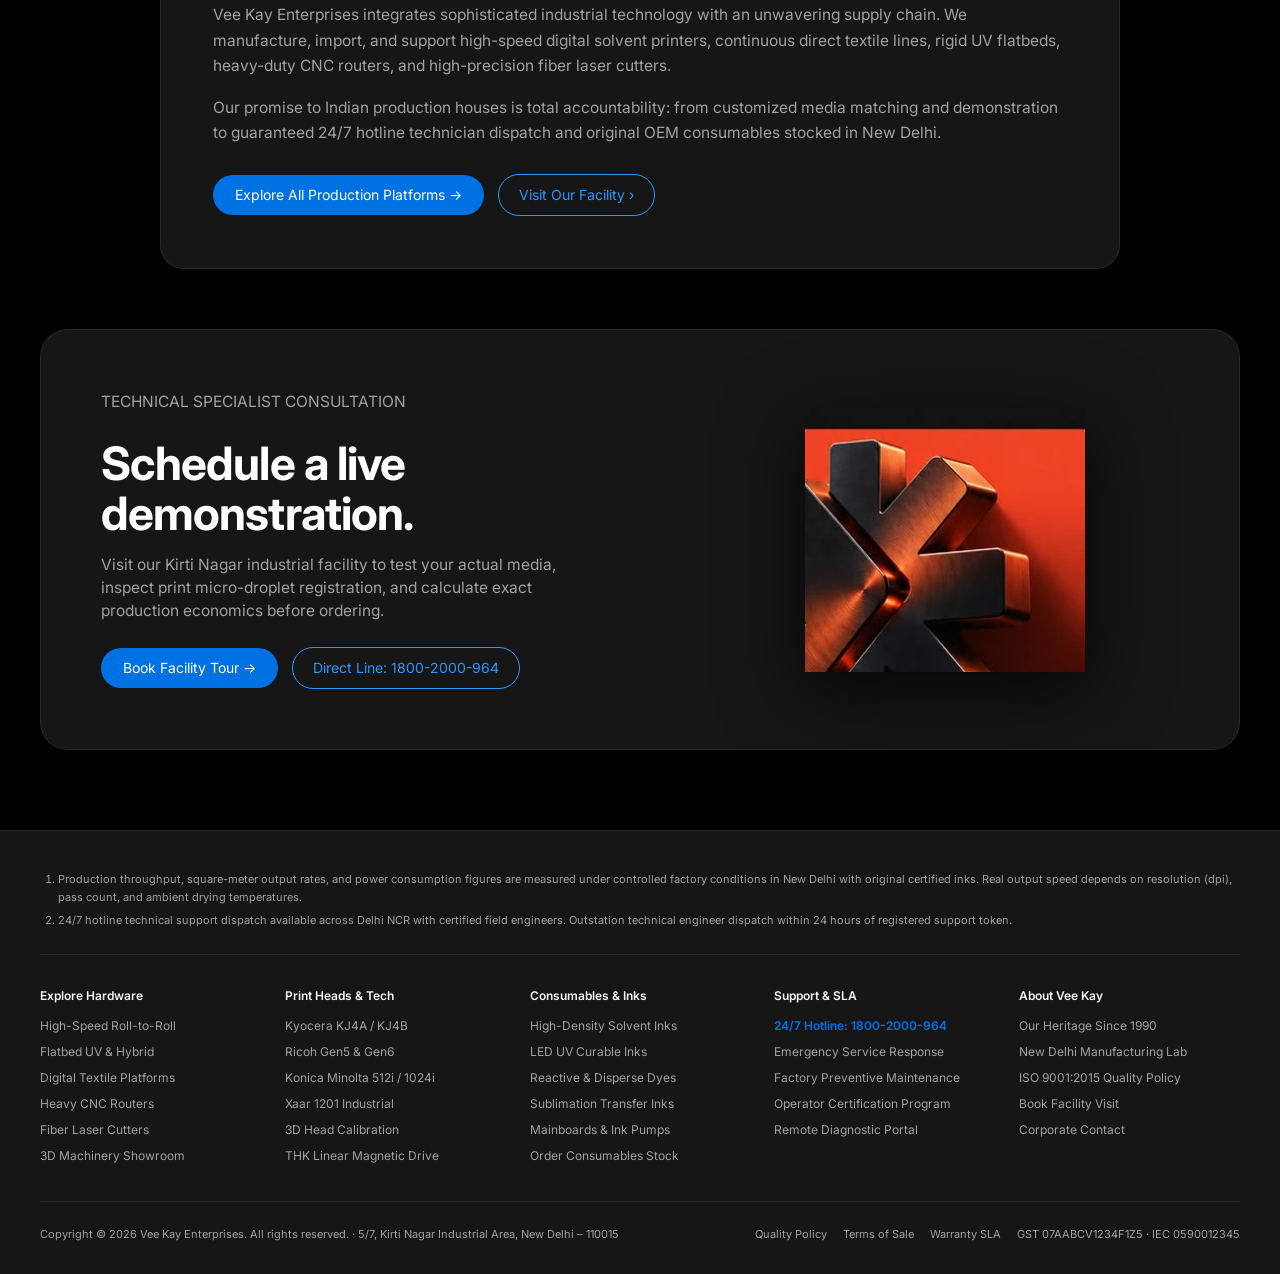
<file: about.html>
<!DOCTYPE html>
<html lang="en">
<head>
<meta charset="UTF-8">
<meta name="viewport" content="width=device-width, initial-scale=1.0">
<title>About &amp; Quality — Vee Kay Enterprises</title>
<meta name="description" content="Since 1990 — pioneer in wide-format digital printing and industrial manufacturing. Total solutions across textile, signage, solvent and UV.">
<link rel="preconnect" href="https://fonts.googleapis.com">
<link rel="preconnect" href="https://fonts.gstatic.com" crossorigin>
<link href="https://fonts.googleapis.com/css2?family=Inter:wght@400;500;600;700;800&family=Space+Mono:wght@400;700&display=swap" rel="stylesheet">
<link rel="stylesheet" href="css/style.css?v=apple1">
<link rel="stylesheet" href="css/apple-design-system.css?v=apple1">
<script>(function(){var t=localStorage.getItem("veekay-theme")||"dark";document.documentElement.setAttribute("data-theme",t);})();</script>
</head>
<body class="apple-theme">

<!-- 1. Apple Global Frosted Navigation Bar (44px) -->
<header class="apple-global-nav">
  <div class="apple-nav-inner">
    <a class="apple-logo-link" href="index.html" aria-label="Vee Kay Enterprises Home">
      <svg viewBox="0 0 24 24"><path d="M12 2L2 7l10 5 10-5-10-5zM2 17l10 5 10-5M2 12l10 5 10-5" stroke="#ffffff" stroke-width="2" stroke-linecap="round" stroke-linejoin="round" fill="none"/></svg>
      <span>VEE KAY</span>
    </a>

    <ul class="apple-nav-links" role="menubar">
      <li class="apple-nav-item" data-flyout="flyout-solvent" role="none">
        <a class="apple-nav-link" href="products.html#solvent" role="menuitem">Roll-to-Roll</a>
      </li>
      <li class="apple-nav-item" data-flyout="flyout-uv" role="none">
        <a class="apple-nav-link" href="products.html#uv" role="menuitem">Flatbed UV</a>
      </li>
      <li class="apple-nav-item" data-flyout="flyout-textile" role="none">
        <a class="apple-nav-link" href="products.html#textile" role="menuitem">Digital Textile</a>
      </li>
      <li class="apple-nav-item" data-flyout="flyout-cnc" role="none">
        <a class="apple-nav-link" href="products.html#cnc" role="menuitem">CNC &amp; Laser</a>
      </li>
      <li class="apple-nav-item active" data-flyout="flyout-tech" role="none">
        <a class="apple-nav-link" href="about.html" role="menuitem">Technology &amp; SLA</a>
      </li>
      <li class="apple-nav-item" role="none">
        <a class="apple-nav-link" href="products.html#showroom-3d-stage" role="menuitem">3D Showroom</a>
      </li>
    </ul>

    <div class="apple-nav-actions">
      <a href="products.html" class="apple-icon-btn" aria-label="Search catalog">
        <svg viewBox="0 0 24 24" stroke-width="2" stroke-linecap="round"><circle cx="11" cy="11" r="8"></circle><line x1="21" y1="21" x2="16.65" y2="16.65"></line></svg>
      </a>
      <a href="enquiry.html" class="apple-icon-btn apple-quote-badge" aria-label="Quote Shortlist">
        <svg viewBox="0 0 24 24" stroke-width="2" stroke-linecap="round"><path d="M6 2L3 6v14a2 2 0 0 0 2 2h14a2 2 0 0 0 2-2V6l-3-4z"></path><line x1="3" y1="6" x2="21" y2="6"></line><path d="M16 10a4 4 0 0 1-8 0"></path></svg>
        <span class="apple-badge-count">3</span>
      </a>
      <button class="apple-theme-toggle" aria-label="Toggle Color Theme" title="Toggle Color Theme"><svg viewBox="0 0 24 24"><circle cx="12" cy="12" r="5"></circle><line x1="12" y1="1" x2="12" y2="3"></line><line x1="12" y1="21" x2="12" y2="23"></line><line x1="4.22" y1="4.22" x2="5.64" y2="5.64"></line><line x1="18.36" y1="18.36" x2="19.78" y2="19.78"></line><line x1="1" y1="12" x2="3" y2="12"></line><line x1="21" y1="12" x2="23" y2="12"></line><line x1="4.22" y1="19.78" x2="5.64" y2="18.36"></line><line x1="18.36" y1="5.64" x2="19.78" y2="4.22"></line></svg></button>
      <button class="apple-mobile-burger" id="apple-mobile-burger" aria-label="Open mobile menu">
        <svg width="20" height="20" viewBox="0 0 24 24" fill="none" stroke="currentColor" stroke-width="2" stroke-linecap="round"><line x1="3" y1="7" x2="21" y2="7"></line><line x1="3" y1="17" x2="21" y2="17"></line></svg>
      </button>
    </div>
  </div>
</header>

<!-- Apple Mobile Drawer Navigation -->
<div class="apple-mobile-drawer" id="apple-mobile-drawer" role="dialog" aria-modal="true" aria-label="Mobile Navigation">
  <div class="apple-mobile-drawer-inner">
    <ul class="apple-mobile-nav-list">
      <li><a href="index.html" class="apple-mob-link">Home &rsaquo;</a></li>
      <li><a href="products.html#solvent" class="apple-mob-link">Roll-to-Roll Systems &rsaquo;</a></li>
      <li><a href="products.html#uv" class="apple-mob-link">Flatbed UV &amp; Hybrid &rsaquo;</a></li>
      <li><a href="products.html#textile" class="apple-mob-link">Digital Textile &rsaquo;</a></li>
      <li><a href="products.html#cnc" class="apple-mob-link">CNC Routers &amp; Laser &rsaquo;</a></li>
      <li><a href="about.html" class="apple-mob-link">Technology &amp; SLA &rsaquo;</a></li>
      <li><a href="products.html#showroom-3d-stage" class="apple-mob-link highlight">3D Interactive Showroom &rsaquo;</a></li>
      <li><a href="contact.html" class="apple-mob-link">Contact &amp; Factory Tour &rsaquo;</a></li>
    </ul>
    <div class="apple-mob-cta-box">
      <a href="enquiry.html" class="apple-btn-pill-primary" style="width:100%;">Request Factory Quote &rarr;</a>
      <a href="tel:18002000964" class="apple-mob-hotline">24/7 Helpline: 1800-2000-964</a>
    </div>
  </div>
</div>


<div class="apple-nav-dimmer" id="apple-nav-dimmer"></div>

<!-- Flyout 1: Roll-to-Roll -->
<div class="apple-flyout-overlay" id="flyout-solvent" role="region" aria-label="Roll to Roll Mega Menu">
  <div class="apple-flyout-body">
    <div class="flyout-heading-col">
      <div class="flyout-kicker">Explore Lineup</div>
      <div class="flyout-giant-title">Roll-to-Roll Systems</div>
      <a href="products.html#solvent" class="flyout-explore-all">Explore all roll printers &rarr;</a>
    </div>
    <div class="flyout-models-grid">
      <a href="machine.html?m=Colorjet%20Irisjet%203200" class="flyout-model-card">
        <img src="assets/img/curated/colorjet_irisjet_roll.jpg" alt="Colorjet Irisjet" class="flyout-model-thumb">
        <span class="flyout-model-name">Irisjet Pro 3200</span>
        <span class="flyout-model-spec">16 Kyocera Heads · 360 m²/hr</span>
      </a>
      <a href="machine.html?m=VK%20JET%203500" class="flyout-model-card">
        <img src="assets/img/products-items/VK-JET-3500.png" alt="VK-JET 3500" class="flyout-model-thumb">
        <span class="flyout-model-name">VK-JET 3500</span>
        <span class="flyout-model-spec">Konica 1024i · High-Speed Flex</span>
      </a>
      <a href="machine.html?m=Q-Jet%20Plus%201024" class="flyout-model-card">
        <img src="assets/img/products-items/Q-Jet-Plus-1024.png" alt="Q-Jet Plus" class="flyout-model-thumb">
        <span class="flyout-model-name">Q-Jet Plus 1024</span>
        <span class="flyout-model-spec">Eco-Solvent · Heavy Steel Bed</span>
      </a>
    </div>
    <div class="flyout-quick-links">
      <div class="flyout-quick-title">Quick Links</div>
      <ul class="flyout-link-list">
        <li><a href="products.html#solvent">Compare Roll Specifications</a></li>
        <li><a href="about.html">Konica Minolta &amp; Kyocera SLA</a></li>
        <li><a href="enquiry.html">Request Factory Pricing</a></li>
        <li><a href="contact.html">Order Sample Media Rolls</a></li>
      </ul>
    </div>
  </div>
</div>

<!-- Flyout 2: Flatbed UV -->
<div class="apple-flyout-overlay" id="flyout-uv" role="region" aria-label="Flatbed UV Mega Menu">
  <div class="apple-flyout-body">
    <div class="flyout-heading-col">
      <div class="flyout-kicker">Explore Lineup</div>
      <div class="flyout-giant-title">UV Flatbed &amp; Hybrid</div>
      <a href="products.html#uv" class="flyout-explore-all">Explore all UV platforms &rarr;</a>
    </div>
    <div class="flyout-models-grid">
      <a href="machine.html?m=DOCAN%20H1600M" class="flyout-model-card">
        <img src="assets/img/curated/uv_flatbed.jpg" alt="DOCAN H1600M" class="flyout-model-thumb">
        <span class="flyout-model-name">DOCAN H1600M</span>
        <span class="flyout-model-spec">Ricoh Gen6 · White + Varnish</span>
      </a>
      <a href="machine.html?m=DOCAN%20UV%20Flatbed%202513" class="flyout-model-card">
        <img src="assets/img/curated/uv_acrylic.jpg" alt="DOCAN 2513" class="flyout-model-thumb">
        <span class="flyout-model-name">DOCAN 2513 Ultra</span>
        <span class="flyout-model-spec">2.5m &times; 1.3m Rigid Glass Bed</span>
      </a>
      <a href="products.html#uv" class="flyout-model-card">
        <img src="assets/img/curated/uv_signage.jpg" alt="UV Hybrid Roll" class="flyout-model-thumb">
        <span class="flyout-model-name">H3000 Heavy Hybrid</span>
        <span class="flyout-model-spec">Dual Roll + Flatbed Substrates</span>
      </a>
    </div>
    <div class="flyout-quick-links">
      <div class="flyout-quick-title">Substrate Testing</div>
      <ul class="flyout-link-list">
        <li><a href="products.html#uv">Rigid Acrylic &amp; Architectural Glass</a></li>
        <li><a href="products.html#uv">Aluminum Composite &amp; Ceramic</a></li>
        <li><a href="enquiry.html">Schedule UV Adhesion Test</a></li>
        <li><a href="contact.html">LED Curing Lamp Specifications</a></li>
      </ul>
    </div>
  </div>
</div>

<!-- Flyout 3: Digital Textile -->
<div class="apple-flyout-overlay" id="flyout-textile" role="region" aria-label="Digital Textile Mega Menu">
  <div class="apple-flyout-body">
    <div class="flyout-heading-col">
      <div class="flyout-kicker">Explore Lineup</div>
      <div class="flyout-giant-title">Digital Textile</div>
      <a href="products.html#textile" class="flyout-explore-all">Explore all textile platforms &rarr;</a>
    </div>
    <div class="flyout-models-grid">
      <a href="machine.html?m=Vega%203180S" class="flyout-model-card">
        <img src="assets/img/curated/textile_fashion.jpg" alt="Vega 3180S" class="flyout-model-thumb">
        <span class="flyout-model-name">Vega 3180S Direct</span>
        <span class="flyout-model-spec">16 Heads · Continuous Belt Feed</span>
      </a>
      <a href="products.html#textile" class="flyout-model-card">
        <img src="assets/img/curated/textile_roll.jpg" alt="Textile Roll" class="flyout-model-thumb">
        <span class="flyout-model-name">Subli-Pro 1900</span>
        <span class="flyout-model-spec">High-Speed Industrial Transfer</span>
      </a>
      <a href="products.html#textile" class="flyout-model-card">
        <img src="assets/img/curated/sublimation_main.jpg" alt="Direct Garment" class="flyout-model-thumb">
        <span class="flyout-model-name">TexJet Master</span>
        <span class="flyout-model-spec">Direct-to-Film &amp; Garment Roll</span>
      </a>
    </div>
    <div class="flyout-quick-links">
      <div class="flyout-quick-title">Fabric Applications</div>
      <ul class="flyout-link-list">
        <li><a href="products.html#textile">Reactive &amp; Disperse Inks</a></li>
        <li><a href="products.html#textile">Pure Silk, Chiffon &amp; Cotton</a></li>
        <li><a href="about.html">Steam &amp; Wash Calibration</a></li>
        <li><a href="enquiry.html">Request Color Swatch Book</a></li>
      </ul>
    </div>
  </div>
</div>

<!-- Flyout 4: CNC & Finishing -->
<div class="apple-flyout-overlay" id="flyout-cnc" role="region" aria-label="CNC and Laser Mega Menu">
  <div class="apple-flyout-body">
    <div class="flyout-heading-col">
      <div class="flyout-kicker">Explore Lineup</div>
      <div class="flyout-giant-title">CNC &amp; Finishing</div>
      <a href="products.html#cnc" class="flyout-explore-all">Explore cutting platforms &rarr;</a>
    </div>
    <div class="flyout-models-grid">
      <a href="products.html#cnc" class="flyout-model-card">
        <img src="assets/img/curated/cnc_router.jpg" alt="CNC Router" class="flyout-model-thumb">
        <span class="flyout-model-name">FC-1325 Heavy Duty</span>
        <span class="flyout-model-spec">9kW Air Spindle · Vacuum Bed</span>
      </a>
      <a href="products.html#cnc" class="flyout-model-card">
        <img src="assets/img/curated/laser_metal.jpg" alt="Fiber Laser" class="flyout-model-thumb">
        <span class="flyout-model-name">Fiber Laser 3015</span>
        <span class="flyout-model-spec">Raycus 3kW · Sheet Metal Cut</span>
      </a>
      <a href="products.html#cnc" class="flyout-model-card">
        <img src="assets/img/curated/laser_cutting.jpg" alt="CO2 Laser" class="flyout-model-thumb">
        <span class="flyout-model-name">CO2 Laser 1390</span>
        <span class="flyout-model-spec">Precision Acrylic &amp; Wood Cut</span>
      </a>
    </div>
    <div class="flyout-quick-links">
      <div class="flyout-quick-title">Tooling &amp; Cut</div>
      <ul class="flyout-link-list">
        <li><a href="products.html#cnc">Heavy Steel Fabrication Gantries</a></li>
        <li><a href="products.html#cnc">Channel Letter Bending Machines</a></li>
        <li><a href="enquiry.html">Request Tooling Demonstration</a></li>
      </ul>
    </div>
  </div>
</div>

<!-- Flyout 5: Technology & SLA -->
<div class="apple-flyout-overlay" id="flyout-tech" role="region" aria-label="Technology and SLA Mega Menu">
  <div class="apple-flyout-body">
    <div class="flyout-heading-col">
      <div class="flyout-kicker">Industrial Heritage</div>
      <div class="flyout-giant-title">Technology &amp; SLA</div>
      <a href="about.html" class="flyout-explore-all">Read our engineering history &rarr;</a>
    </div>
    <div class="flyout-models-grid">
      <a href="about.html" class="flyout-model-card">
        <img src="assets/img/curated/print_head.jpg" alt="Print Heads" class="flyout-model-thumb">
        <span class="flyout-model-name">Certified Print Heads</span>
        <span class="flyout-model-spec">Kyocera, Ricoh &amp; Konica Minolta</span>
      </a>
      <a href="about.html" class="flyout-model-card">
        <img src="assets/img/curated/facility_hall.jpg" alt="Facility Hall" class="flyout-model-thumb">
        <span class="flyout-model-name">New Delhi Factory Lab</span>
        <span class="flyout-model-spec">Kirti Nagar Industrial Area</span>
      </a>
      <a href="about.html" class="flyout-model-card">
        <img src="assets/img/curated/inks_cmyk.jpg" alt="Genuine Inks" class="flyout-model-thumb">
        <span class="flyout-model-name">Genuine OEM Inks</span>
        <span class="flyout-model-spec">High-density pigment dispersion</span>
      </a>
    </div>
    <div class="flyout-quick-links">
      <div class="flyout-quick-title">Support &amp; Guarantee</div>
      <ul class="flyout-link-list">
        <li><a href="contact.html">24/7 Hotline SLA Guarantee</a></li>
        <li><a href="about.html">ISO 9001 Certified Factory</a></li>
        <li><a href="enquiry.html">Book On-Site Operator Training</a></li>
      </ul>
    </div>
  </div>
</div>

<main>
<section class="apple-subpage-hero">
  <div class="apple-wrap">
    <h1>A Generation Ahead.</h1>
    <p class="apple-lead">Founded in 1990, Vee Kay Enterprises is one of India's original pioneers in wide-format digital printing systems, precision manufacturing, and reliable factory supply chains.</p>
  </div>
</section>

<!-- Metrics Grid -->
<section class="apple-wrap">
  <div class="apple-metrics-grid">
    <div class="apple-metric-card">
      <span class="val">1990</span>
      <span class="lbl">Established &middot; 35+ Years of Trust</span>
    </div>
    <div class="apple-metric-card">
      <span class="val">10+ Cities</span>
      <span class="lbl">Direct Field Service Presence</span>
    </div>
    <div class="apple-metric-card">
      <span class="val">ISO 9001</span>
      <span class="lbl">Certified Manufacturing Facility</span>
    </div>
  </div>
</section>

<!-- Facility & Testing Showcase -->
<section class="apple-wrap">
  <div class="apple-section-headline-group" style="margin-bottom:28px;">
    <div>
      <p class="apple-kicker">INFRASTRUCTURE &amp; R&amp;D</p>
      <h2 style="font-size:clamp(26px,3.4vw,40px);margin:0 0 8px 0;color:#ffffff;">Engineered Testing Floors.</h2>
      <p style="color:var(--apple-text-dim);margin:0;font-size:15.5px;">Every industrial gantry, vacuum platen, and linear magnetic rail is assembled and calibrated under rigorous cleanroom conditions in New Delhi.</p>
    </div>
  </div>

  <div class="apple-facility-grid">
    <div class="apple-facility-card feat">
      <img src="assets/img/curated/facility_hall.jpg" alt="Vee Kay technology and demonstration facility" loading="lazy">
      <div class="apple-facility-caption">Delhi Demonstration &amp; Production Facility &middot; Kirti Nagar Industrial Area</div>
    </div>
    <div class="apple-facility-card">
      <img src="assets/img/curated/facility_clean.jpg" alt="Precision testing laboratory" loading="lazy">
      <div class="apple-facility-caption">Stringent Quality Checks &amp; Micron-Level Calibration</div>
    </div>
    <div class="apple-facility-card">
      <img src="assets/img/curated/solvent_main.jpg" alt="Active print testing floor" loading="lazy">
      <div class="apple-facility-caption">High-Volume Staging Floor &middot; 24/7 Stress Endurance</div>
    </div>
  </div>
</section>

<!-- Narrative Card -->
<section class="apple-wrap">
  <div class="apple-surface-card" style="max-width:960px;margin:0 auto 60px;">
    <p class="apple-kicker">INDUSTRIAL COMMITMENT</p>
    <h2>Who We Are &amp; What We Stand For</h2>
    <p>Vee Kay Enterprises integrates sophisticated industrial technology with an unwavering supply chain. We manufacture, import, and support high-speed digital solvent printers, continuous direct textile lines, rigid UV flatbeds, heavy-duty CNC routers, and high-precision fiber laser cutters.</p>
    <p>Our promise to Indian production houses is total accountability: from customized media matching and demonstration to guaranteed 24/7 hotline technician dispatch and original OEM consumables stocked in New Delhi.</p>
    <div class="apple-cta-cluster" style="justify-content:flex-start;margin-top:28px;margin-bottom:0;">
      <a href="products.html" class="apple-btn-pill-primary">Explore All Production Platforms &rarr;</a>
      <a href="contact.html" class="apple-btn-pill-secondary">Visit Our Facility &rsaquo;</a>
    </div>
  </div>
</section>

<!-- Consultation CTA Banner -->
<section class="apple-wrap" style="margin-bottom:80px;">
  <div class="apple-lab-card" style="background:#161617;border:1px solid rgba(255,255,255,0.08);">
    <div class="apple-lab-copy">
      <p class="apple-kicker">TECHNICAL SPECIALIST CONSULTATION</p>
      <h2>Schedule a live demonstration.</h2>
      <p>Visit our Kirti Nagar industrial facility to test your actual media, inspect print micro-droplet registration, and calculate exact production economics before ordering.</p>
      <div class="apple-cta-cluster" style="justify-content:flex-start;margin-bottom:0;">
        <a href="contact.html" class="apple-btn-pill-primary">Book Facility Tour &rarr;</a>
        <a href="tel:18002000964" class="apple-btn-pill-secondary">Direct Line: 1800-2000-964</a>
      </div>
    </div>
    <div class="apple-lab-visual" style="display:flex;align-items:center;justify-content:center;">
      <img src="assets/img/cta_star.png" alt="Precision engineering symbol" style="max-width:280px;height:auto;" loading="lazy">
    </div>
  </div>
</section>
</main>

<footer class="apple-footer-global">
  <div class="apple-wrap">
    <div class="apple-footnotes-block">
      <ol>
        <li>Production throughput, square-meter output rates, and power consumption figures are measured under controlled factory conditions in New Delhi with original certified inks. Real output speed depends on resolution (dpi), pass count, and ambient drying temperatures.</li>
        <li>24/7 hotline technical support dispatch available across Delhi NCR with certified field engineers. Outstation technical engineer dispatch within 24 hours of registered support token.</li>
      </ol>
    </div>

    <div class="apple-footer-nav-grid">
      <div class="apple-footer-col">
        <div class="apple-footer-title">Explore Hardware</div>
        <ul>
          <li><a href="products.html#solvent">High-Speed Roll-to-Roll</a></li>
          <li><a href="products.html#uv">Flatbed UV &amp; Hybrid</a></li>
          <li><a href="products.html#textile">Digital Textile Platforms</a></li>
          <li><a href="products.html#cnc">Heavy CNC Routers</a></li>
          <li><a href="products.html#cnc">Fiber Laser Cutters</a></li>
          <li><a href="products.html#showroom-3d-stage">3D Machinery Showroom</a></li>
        </ul>
      </div>

      <div class="apple-footer-col">
        <div class="apple-footer-title">Print Heads &amp; Tech</div>
        <ul>
          <li><a href="about.html">Kyocera KJ4A / KJ4B</a></li>
          <li><a href="about.html">Ricoh Gen5 &amp; Gen6</a></li>
          <li><a href="about.html">Konica Minolta 512i / 1024i</a></li>
          <li><a href="about.html">Xaar 1201 Industrial</a></li>
          <li><a href="products.html#showroom-3d-stage">3D Head Calibration</a></li>
          <li><a href="about.html">THK Linear Magnetic Drive</a></li>
        </ul>
      </div>

      <div class="apple-footer-col">
        <div class="apple-footer-title">Consumables &amp; Inks</div>
        <ul>
          <li><a href="products.html">High-Density Solvent Inks</a></li>
          <li><a href="products.html">LED UV Curable Inks</a></li>
          <li><a href="products.html">Reactive &amp; Disperse Dyes</a></li>
          <li><a href="products.html">Sublimation Transfer Inks</a></li>
          <li><a href="products.html">Mainboards &amp; Ink Pumps</a></li>
          <li><a href="enquiry.html">Order Consumables Stock</a></li>
        </ul>
      </div>

      <div class="apple-footer-col">
        <div class="apple-footer-title">Support &amp; SLA</div>
        <ul>
          <li><a href="tel:18002000964" style="color:var(--apple-blue);font-weight:600;">24/7 Hotline: 1800-2000-964</a></li>
          <li><a href="contact.html">Emergency Service Response</a></li>
          <li><a href="contact.html">Factory Preventive Maintenance</a></li>
          <li><a href="enquiry.html">Operator Certification Program</a></li>
          <li><a href="contact.html">Remote Diagnostic Portal</a></li>
        </ul>
      </div>

      <div class="apple-footer-col">
        <div class="apple-footer-title">About Vee Kay</div>
        <ul>
          <li><a href="about.html">Our Heritage Since 1990</a></li>
          <li><a href="about.html">New Delhi Manufacturing Lab</a></li>
          <li><a href="about.html">ISO 9001:2015 Quality Policy</a></li>
          <li><a href="enquiry.html">Book Facility Visit</a></li>
          <li><a href="contact.html">Corporate Contact</a></li>
        </ul>
      </div>
    </div>

    <div class="apple-footer-legal-bar">
      <div>
        <span>Copyright &copy; 2026 Vee Kay Enterprises. All rights reserved. &middot; 5/7, Kirti Nagar Industrial Area, New Delhi &ndash; 110015</span>
      </div>
      <div class="apple-legal-links">
        <a href="about.html">Quality Policy</a>
        <a href="contact.html">Terms of Sale</a>
        <a href="contact.html">Warranty SLA</a>
        <span style="color:#a1a1a6;">GST 07AABCV1234F1Z5 &middot; IEC 0590012345</span>
      </div>
    </div>
  </div>
</footer>

<script src="js/data.js?v=2"></script>
<script src="js/app.js?v=2"></script>
<script src="js/apple-nav.js?v=1"></script>
<script src="js/theme-toggle.js"></script>
</body>
</html>
</file>
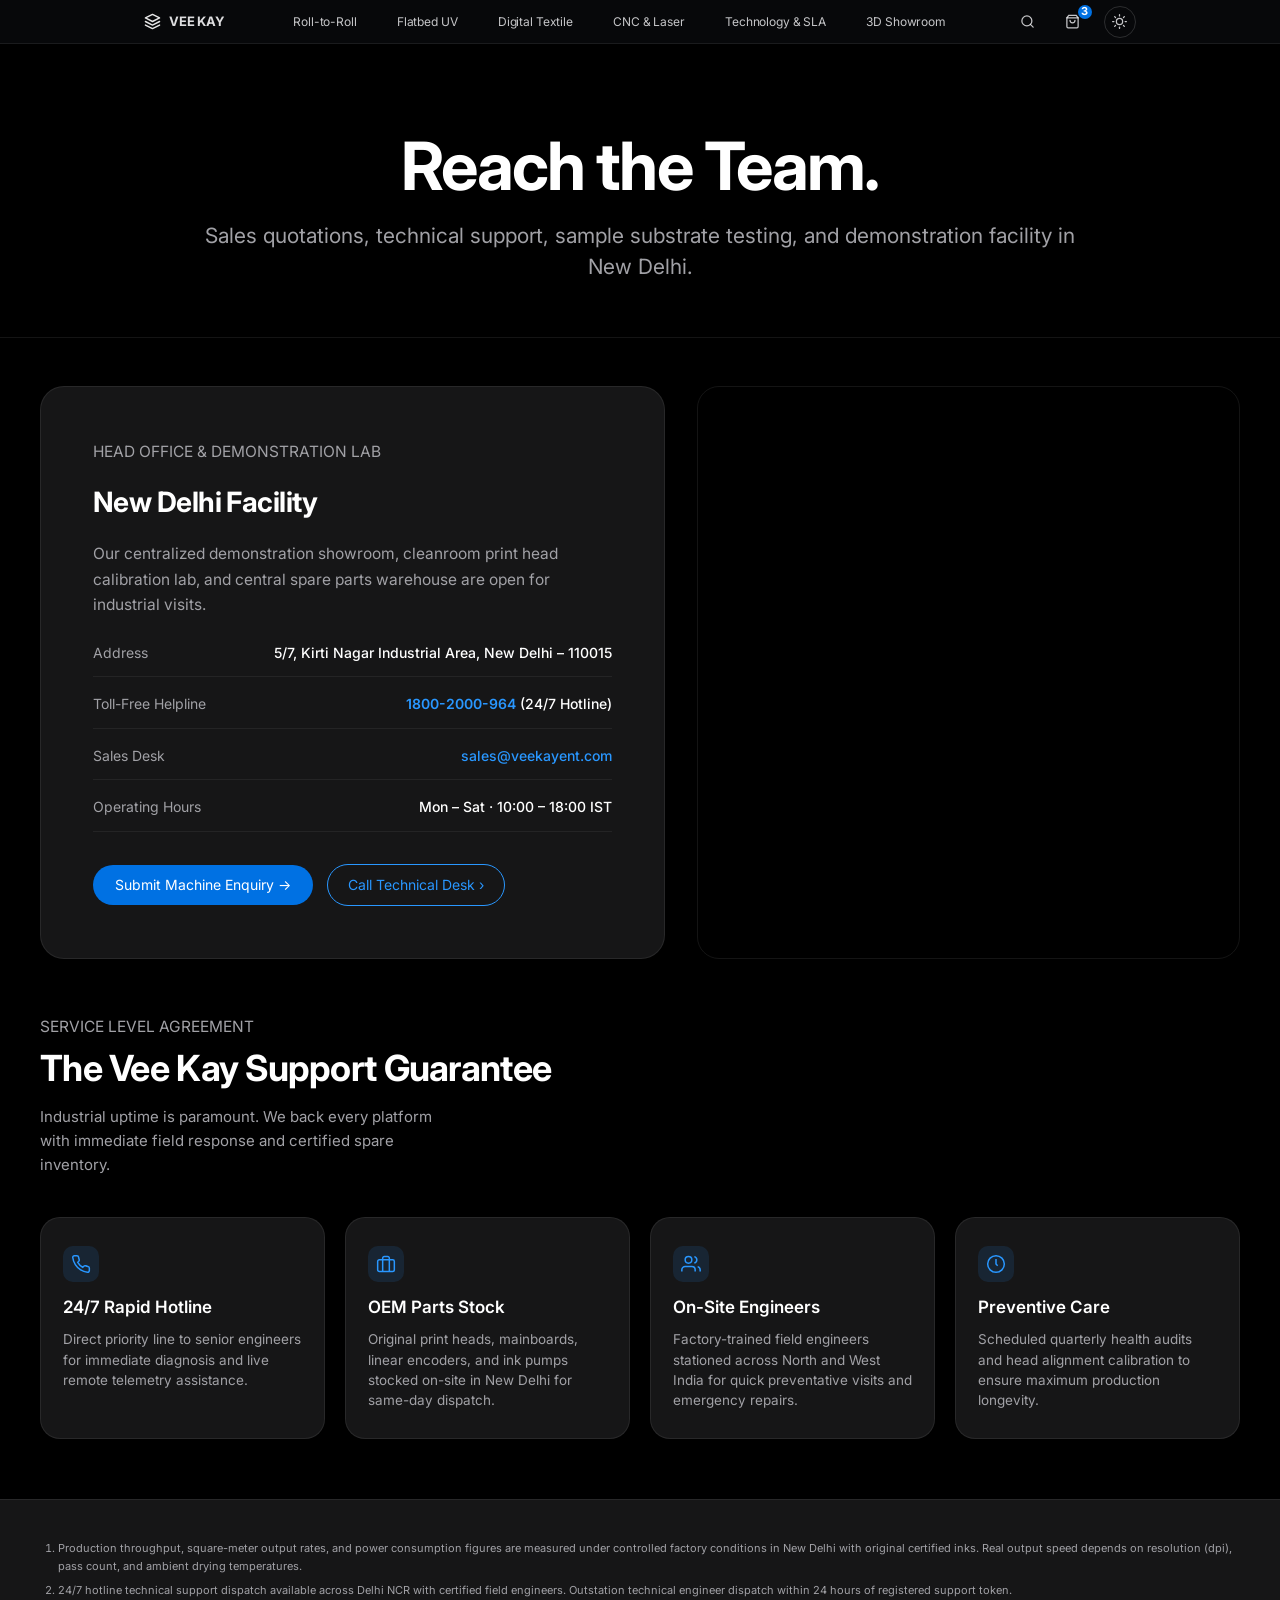
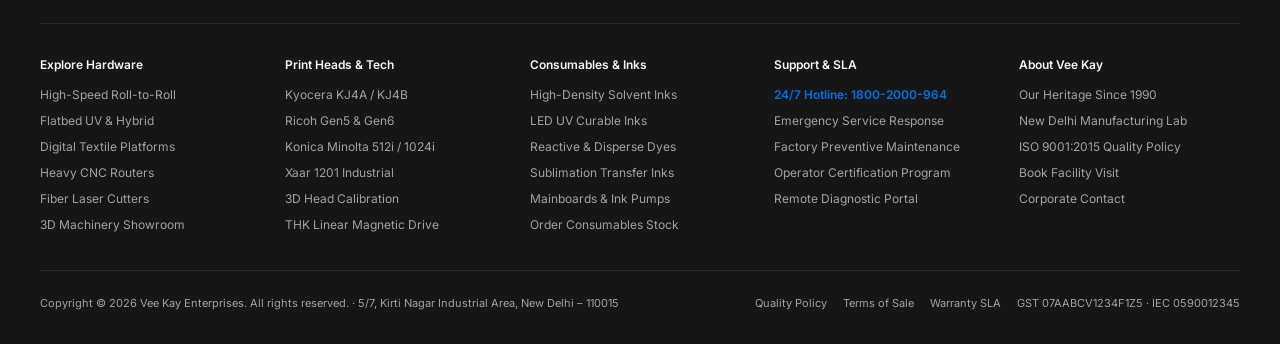
<file: contact.html>
<!DOCTYPE html>
<html lang="en">
<head>
<meta charset="UTF-8">
<meta name="viewport" content="width=device-width, initial-scale=1.0">
<title>Contact &amp; Showroom — Vee Kay Enterprises</title>
<meta name="description" content="Reach our technical desk or visit our Kirti Nagar industrial facility in New Delhi. 24/7 service helpline and spare parts dispatch.">
<link rel="preconnect" href="https://fonts.googleapis.com">
<link rel="preconnect" href="https://fonts.gstatic.com" crossorigin>
<link href="https://fonts.googleapis.com/css2?family=Inter:wght@400;500;600;700;800&family=Space+Mono:wght@400;700&display=swap" rel="stylesheet">
<link rel="stylesheet" href="css/style.css?v=apple1">
<link rel="stylesheet" href="css/apple-design-system.css?v=apple1">
<script>(function(){var t=localStorage.getItem("veekay-theme")||"dark";document.documentElement.setAttribute("data-theme",t);})();</script>
</head>
<body class="apple-theme">

<!-- 1. Apple Global Frosted Navigation Bar (44px) -->
<header class="apple-global-nav">
  <div class="apple-nav-inner">
    <a class="apple-logo-link" href="index.html" aria-label="Vee Kay Enterprises Home">
      <svg viewBox="0 0 24 24"><path d="M12 2L2 7l10 5 10-5-10-5zM2 17l10 5 10-5M2 12l10 5 10-5" stroke="#ffffff" stroke-width="2" stroke-linecap="round" stroke-linejoin="round" fill="none"/></svg>
      <span>VEE KAY</span>
    </a>

    <ul class="apple-nav-links" role="menubar">
      <li class="apple-nav-item" data-flyout="flyout-solvent" role="none">
        <a class="apple-nav-link" href="products.html#solvent" role="menuitem">Roll-to-Roll</a>
      </li>
      <li class="apple-nav-item" data-flyout="flyout-uv" role="none">
        <a class="apple-nav-link" href="products.html#uv" role="menuitem">Flatbed UV</a>
      </li>
      <li class="apple-nav-item" data-flyout="flyout-textile" role="none">
        <a class="apple-nav-link" href="products.html#textile" role="menuitem">Digital Textile</a>
      </li>
      <li class="apple-nav-item" data-flyout="flyout-cnc" role="none">
        <a class="apple-nav-link" href="products.html#cnc" role="menuitem">CNC &amp; Laser</a>
      </li>
      <li class="apple-nav-item" data-flyout="flyout-tech" role="none">
        <a class="apple-nav-link" href="about.html" role="menuitem">Technology &amp; SLA</a>
      </li>
      <li class="apple-nav-item" role="none">
        <a class="apple-nav-link" href="products.html#showroom-3d-stage" role="menuitem">3D Showroom</a>
      </li>
    </ul>

    <div class="apple-nav-actions">
      <a href="products.html" class="apple-icon-btn" aria-label="Search catalog">
        <svg viewBox="0 0 24 24" stroke-width="2" stroke-linecap="round"><circle cx="11" cy="11" r="8"></circle><line x1="21" y1="21" x2="16.65" y2="16.65"></line></svg>
      </a>
      <a href="enquiry.html" class="apple-icon-btn apple-quote-badge" aria-label="Quote Shortlist">
        <svg viewBox="0 0 24 24" stroke-width="2" stroke-linecap="round"><path d="M6 2L3 6v14a2 2 0 0 0 2 2h14a2 2 0 0 0 2-2V6l-3-4z"></path><line x1="3" y1="6" x2="21" y2="6"></line><path d="M16 10a4 4 0 0 1-8 0"></path></svg>
        <span class="apple-badge-count">3</span>
      </a>
      <button class="apple-theme-toggle" aria-label="Toggle Color Theme" title="Toggle Color Theme"><svg viewBox="0 0 24 24"><circle cx="12" cy="12" r="5"></circle><line x1="12" y1="1" x2="12" y2="3"></line><line x1="12" y1="21" x2="12" y2="23"></line><line x1="4.22" y1="4.22" x2="5.64" y2="5.64"></line><line x1="18.36" y1="18.36" x2="19.78" y2="19.78"></line><line x1="1" y1="12" x2="3" y2="12"></line><line x1="21" y1="12" x2="23" y2="12"></line><line x1="4.22" y1="19.78" x2="5.64" y2="18.36"></line><line x1="18.36" y1="5.64" x2="19.78" y2="4.22"></line></svg></button>
      <button class="apple-mobile-burger" id="apple-mobile-burger" aria-label="Open mobile menu">
        <svg width="20" height="20" viewBox="0 0 24 24" fill="none" stroke="currentColor" stroke-width="2" stroke-linecap="round"><line x1="3" y1="7" x2="21" y2="7"></line><line x1="3" y1="17" x2="21" y2="17"></line></svg>
      </button>
    </div>
  </div>
</header>

<!-- Apple Mobile Drawer Navigation -->
<div class="apple-mobile-drawer" id="apple-mobile-drawer" role="dialog" aria-modal="true" aria-label="Mobile Navigation">
  <div class="apple-mobile-drawer-inner">
    <ul class="apple-mobile-nav-list">
      <li><a href="index.html" class="apple-mob-link">Home &rsaquo;</a></li>
      <li><a href="products.html#solvent" class="apple-mob-link">Roll-to-Roll Systems &rsaquo;</a></li>
      <li><a href="products.html#uv" class="apple-mob-link">Flatbed UV &amp; Hybrid &rsaquo;</a></li>
      <li><a href="products.html#textile" class="apple-mob-link">Digital Textile &rsaquo;</a></li>
      <li><a href="products.html#cnc" class="apple-mob-link">CNC Routers &amp; Laser &rsaquo;</a></li>
      <li><a href="about.html" class="apple-mob-link">Technology &amp; SLA &rsaquo;</a></li>
      <li><a href="products.html#showroom-3d-stage" class="apple-mob-link highlight">3D Interactive Showroom &rsaquo;</a></li>
      <li><a href="contact.html" class="apple-mob-link">Contact &amp; Factory Tour &rsaquo;</a></li>
    </ul>
    <div class="apple-mob-cta-box">
      <a href="enquiry.html" class="apple-btn-pill-primary" style="width:100%;">Request Factory Quote &rarr;</a>
      <a href="tel:18002000964" class="apple-mob-hotline">24/7 Helpline: 1800-2000-964</a>
    </div>
  </div>
</div>


<div class="apple-nav-dimmer" id="apple-nav-dimmer"></div>

<!-- Flyout 1: Roll-to-Roll -->
<div class="apple-flyout-overlay" id="flyout-solvent" role="region" aria-label="Roll to Roll Mega Menu">
  <div class="apple-flyout-body">
    <div class="flyout-heading-col">
      <div class="flyout-kicker">Explore Lineup</div>
      <div class="flyout-giant-title">Roll-to-Roll Systems</div>
      <a href="products.html#solvent" class="flyout-explore-all">Explore all roll printers &rarr;</a>
    </div>
    <div class="flyout-models-grid">
      <a href="machine.html?m=Colorjet%20Irisjet%203200" class="flyout-model-card">
        <img src="assets/img/curated/colorjet_irisjet_roll.jpg" alt="Colorjet Irisjet" class="flyout-model-thumb">
        <span class="flyout-model-name">Irisjet Pro 3200</span>
        <span class="flyout-model-spec">16 Kyocera Heads · 360 m²/hr</span>
      </a>
      <a href="machine.html?m=VK%20JET%203500" class="flyout-model-card">
        <img src="assets/img/products-items/VK-JET-3500.png" alt="VK-JET 3500" class="flyout-model-thumb">
        <span class="flyout-model-name">VK-JET 3500</span>
        <span class="flyout-model-spec">Konica 1024i · High-Speed Flex</span>
      </a>
      <a href="machine.html?m=Q-Jet%20Plus%201024" class="flyout-model-card">
        <img src="assets/img/products-items/Q-Jet-Plus-1024.png" alt="Q-Jet Plus" class="flyout-model-thumb">
        <span class="flyout-model-name">Q-Jet Plus 1024</span>
        <span class="flyout-model-spec">Eco-Solvent · Heavy Steel Bed</span>
      </a>
    </div>
    <div class="flyout-quick-links">
      <div class="flyout-quick-title">Quick Links</div>
      <ul class="flyout-link-list">
        <li><a href="products.html#solvent">Compare Roll Specifications</a></li>
        <li><a href="about.html">Konica Minolta &amp; Kyocera SLA</a></li>
        <li><a href="enquiry.html">Request Factory Pricing</a></li>
        <li><a href="contact.html">Order Sample Media Rolls</a></li>
      </ul>
    </div>
  </div>
</div>

<!-- Flyout 2: Flatbed UV -->
<div class="apple-flyout-overlay" id="flyout-uv" role="region" aria-label="Flatbed UV Mega Menu">
  <div class="apple-flyout-body">
    <div class="flyout-heading-col">
      <div class="flyout-kicker">Explore Lineup</div>
      <div class="flyout-giant-title">UV Flatbed &amp; Hybrid</div>
      <a href="products.html#uv" class="flyout-explore-all">Explore all UV platforms &rarr;</a>
    </div>
    <div class="flyout-models-grid">
      <a href="machine.html?m=DOCAN%20H1600M" class="flyout-model-card">
        <img src="assets/img/curated/uv_flatbed.jpg" alt="DOCAN H1600M" class="flyout-model-thumb">
        <span class="flyout-model-name">DOCAN H1600M</span>
        <span class="flyout-model-spec">Ricoh Gen6 · White + Varnish</span>
      </a>
      <a href="machine.html?m=DOCAN%20UV%20Flatbed%202513" class="flyout-model-card">
        <img src="assets/img/curated/uv_acrylic.jpg" alt="DOCAN 2513" class="flyout-model-thumb">
        <span class="flyout-model-name">DOCAN 2513 Ultra</span>
        <span class="flyout-model-spec">2.5m &times; 1.3m Rigid Glass Bed</span>
      </a>
      <a href="products.html#uv" class="flyout-model-card">
        <img src="assets/img/curated/uv_signage.jpg" alt="UV Hybrid Roll" class="flyout-model-thumb">
        <span class="flyout-model-name">H3000 Heavy Hybrid</span>
        <span class="flyout-model-spec">Dual Roll + Flatbed Substrates</span>
      </a>
    </div>
    <div class="flyout-quick-links">
      <div class="flyout-quick-title">Substrate Testing</div>
      <ul class="flyout-link-list">
        <li><a href="products.html#uv">Rigid Acrylic &amp; Architectural Glass</a></li>
        <li><a href="products.html#uv">Aluminum Composite &amp; Ceramic</a></li>
        <li><a href="enquiry.html">Schedule UV Adhesion Test</a></li>
        <li><a href="contact.html">LED Curing Lamp Specifications</a></li>
      </ul>
    </div>
  </div>
</div>

<!-- Flyout 3: Digital Textile -->
<div class="apple-flyout-overlay" id="flyout-textile" role="region" aria-label="Digital Textile Mega Menu">
  <div class="apple-flyout-body">
    <div class="flyout-heading-col">
      <div class="flyout-kicker">Explore Lineup</div>
      <div class="flyout-giant-title">Digital Textile</div>
      <a href="products.html#textile" class="flyout-explore-all">Explore all textile platforms &rarr;</a>
    </div>
    <div class="flyout-models-grid">
      <a href="machine.html?m=Vega%203180S" class="flyout-model-card">
        <img src="assets/img/curated/textile_fashion.jpg" alt="Vega 3180S" class="flyout-model-thumb">
        <span class="flyout-model-name">Vega 3180S Direct</span>
        <span class="flyout-model-spec">16 Heads · Continuous Belt Feed</span>
      </a>
      <a href="products.html#textile" class="flyout-model-card">
        <img src="assets/img/curated/textile_roll.jpg" alt="Textile Roll" class="flyout-model-thumb">
        <span class="flyout-model-name">Subli-Pro 1900</span>
        <span class="flyout-model-spec">High-Speed Industrial Transfer</span>
      </a>
      <a href="products.html#textile" class="flyout-model-card">
        <img src="assets/img/curated/sublimation_main.jpg" alt="Direct Garment" class="flyout-model-thumb">
        <span class="flyout-model-name">TexJet Master</span>
        <span class="flyout-model-spec">Direct-to-Film &amp; Garment Roll</span>
      </a>
    </div>
    <div class="flyout-quick-links">
      <div class="flyout-quick-title">Fabric Applications</div>
      <ul class="flyout-link-list">
        <li><a href="products.html#textile">Reactive &amp; Disperse Inks</a></li>
        <li><a href="products.html#textile">Pure Silk, Chiffon &amp; Cotton</a></li>
        <li><a href="about.html">Steam &amp; Wash Calibration</a></li>
        <li><a href="enquiry.html">Request Color Swatch Book</a></li>
      </ul>
    </div>
  </div>
</div>

<!-- Flyout 4: CNC & Finishing -->
<div class="apple-flyout-overlay" id="flyout-cnc" role="region" aria-label="CNC and Laser Mega Menu">
  <div class="apple-flyout-body">
    <div class="flyout-heading-col">
      <div class="flyout-kicker">Explore Lineup</div>
      <div class="flyout-giant-title">CNC &amp; Finishing</div>
      <a href="products.html#cnc" class="flyout-explore-all">Explore cutting platforms &rarr;</a>
    </div>
    <div class="flyout-models-grid">
      <a href="products.html#cnc" class="flyout-model-card">
        <img src="assets/img/curated/cnc_router.jpg" alt="CNC Router" class="flyout-model-thumb">
        <span class="flyout-model-name">FC-1325 Heavy Duty</span>
        <span class="flyout-model-spec">9kW Air Spindle · Vacuum Bed</span>
      </a>
      <a href="products.html#cnc" class="flyout-model-card">
        <img src="assets/img/curated/laser_metal.jpg" alt="Fiber Laser" class="flyout-model-thumb">
        <span class="flyout-model-name">Fiber Laser 3015</span>
        <span class="flyout-model-spec">Raycus 3kW · Sheet Metal Cut</span>
      </a>
      <a href="products.html#cnc" class="flyout-model-card">
        <img src="assets/img/curated/laser_cutting.jpg" alt="CO2 Laser" class="flyout-model-thumb">
        <span class="flyout-model-name">CO2 Laser 1390</span>
        <span class="flyout-model-spec">Precision Acrylic &amp; Wood Cut</span>
      </a>
    </div>
    <div class="flyout-quick-links">
      <div class="flyout-quick-title">Tooling &amp; Cut</div>
      <ul class="flyout-link-list">
        <li><a href="products.html#cnc">Heavy Steel Fabrication Gantries</a></li>
        <li><a href="products.html#cnc">Channel Letter Bending Machines</a></li>
        <li><a href="enquiry.html">Request Tooling Demonstration</a></li>
      </ul>
    </div>
  </div>
</div>

<!-- Flyout 5: Technology & SLA -->
<div class="apple-flyout-overlay" id="flyout-tech" role="region" aria-label="Technology and SLA Mega Menu">
  <div class="apple-flyout-body">
    <div class="flyout-heading-col">
      <div class="flyout-kicker">Industrial Heritage</div>
      <div class="flyout-giant-title">Technology &amp; SLA</div>
      <a href="about.html" class="flyout-explore-all">Read our engineering history &rarr;</a>
    </div>
    <div class="flyout-models-grid">
      <a href="about.html" class="flyout-model-card">
        <img src="assets/img/curated/print_head.jpg" alt="Print Heads" class="flyout-model-thumb">
        <span class="flyout-model-name">Certified Print Heads</span>
        <span class="flyout-model-spec">Kyocera, Ricoh &amp; Konica Minolta</span>
      </a>
      <a href="about.html" class="flyout-model-card">
        <img src="assets/img/curated/facility_hall.jpg" alt="Facility Hall" class="flyout-model-thumb">
        <span class="flyout-model-name">New Delhi Factory Lab</span>
        <span class="flyout-model-spec">Kirti Nagar Industrial Area</span>
      </a>
      <a href="about.html" class="flyout-model-card">
        <img src="assets/img/curated/inks_cmyk.jpg" alt="Genuine Inks" class="flyout-model-thumb">
        <span class="flyout-model-name">Genuine OEM Inks</span>
        <span class="flyout-model-spec">High-density pigment dispersion</span>
      </a>
    </div>
    <div class="flyout-quick-links">
      <div class="flyout-quick-title">Support &amp; Guarantee</div>
      <ul class="flyout-link-list">
        <li><a href="contact.html">24/7 Hotline SLA Guarantee</a></li>
        <li><a href="about.html">ISO 9001 Certified Factory</a></li>
        <li><a href="enquiry.html">Book On-Site Operator Training</a></li>
      </ul>
    </div>
  </div>
</div>

<main>
<section class="apple-subpage-hero">
  <div class="apple-wrap">
    <h1>Reach the Team.</h1>
    <p class="apple-lead">Sales quotations, technical support, sample substrate testing, and demonstration facility in New Delhi.</p>
  </div>
</section>

<!-- Contact Grid -->
<section class="apple-wrap">
  <div class="apple-contact-grid">
    <div class="apple-surface-card" style="margin-bottom:0;">
      <p class="apple-kicker">HEAD OFFICE &amp; DEMONSTRATION LAB</p>
      <h2 style="font-size:28px;">New Delhi Facility</h2>
      <p>Our centralized demonstration showroom, cleanroom print head calibration lab, and central spare parts warehouse are open for industrial visits.</p>

      <div class="apple-contact-dl">
        <div class="apple-contact-dl-item">
          <dt>Address</dt>
          <dd>5/7, Kirti Nagar Industrial Area, New Delhi &ndash; 110015</dd>
        </div>
        <div class="apple-contact-dl-item">
          <dt>Toll-Free Helpline</dt>
          <dd><a href="tel:18002000964" style="color:var(--apple-link);font-weight:600;">1800-2000-964</a> (24/7 Hotline)</dd>
        </div>
        <div class="apple-contact-dl-item">
          <dt>Sales Desk</dt>
          <dd><a href="mailto:sales@veekayent.com">sales@veekayent.com</a></dd>
        </div>
        <div class="apple-contact-dl-item">
          <dt>Operating Hours</dt>
          <dd>Mon &ndash; Sat &middot; 10:00 &ndash; 18:00 IST</dd>
        </div>
      </div>

      <div class="apple-cta-cluster" style="justify-content:flex-start;margin-bottom:0;">
        <a href="enquiry.html" class="apple-btn-pill-primary">Submit Machine Enquiry &rarr;</a>
        <a href="tel:18002000964" class="apple-btn-pill-secondary">Call Technical Desk &rsaquo;</a>
      </div>
    </div>

    <!-- Map Embed Frame -->
    <div class="apple-map-wrap">
      <iframe title="Map — Kirti Nagar, New Delhi" loading="lazy"
        src="https://www.google.com/maps?q=5%2F7+Kirti+Nagar+Industrial+Area+New+Delhi&output=embed"></iframe>
    </div>
  </div>
</section>

<!-- Service SLA 4-Card Grid -->
<section class="apple-wrap">
  <div class="apple-section-headline-group" style="margin-bottom:24px;">
    <div>
      <p class="apple-kicker">SERVICE LEVEL AGREEMENT</p>
      <h2 style="font-size:clamp(24px,3vw,36px);margin:0 0 8px 0;color:#ffffff;">The Vee Kay Support Guarantee</h2>
      <p style="color:var(--apple-text-dim);margin:0;font-size:15px;">Industrial uptime is paramount. We back every platform with immediate field response and certified spare inventory.</p>
    </div>
  </div>

  <div class="apple-sla-grid">
    <div class="apple-sla-card">
      <div class="apple-sla-icon">
        <svg viewBox="0 0 24 24"><path d="M22 16.92v3a2 2 0 0 1-2.18 2 19.79 19.79 0 0 1-8.63-3.07 19.5 19.5 0 0 1-6-6 19.79 19.79 0 0 1-3.07-8.67A2 2 0 0 1 4.11 2h3a2 2 0 0 1 2 1.72 12.84 12.84 0 0 0 .7 2.81 2 2 0 0 1-.45 2.11L8.09 9.91a16 16 0 0 0 6 6l1.27-1.27a2 2 0 0 1 2.11-.45 12.84 12.84 0 0 0 2.81.7A2 2 0 0 1 22 16.92z"></path></svg>
      </div>
      <h3>24/7 Rapid Hotline</h3>
      <p>Direct priority line to senior engineers for immediate diagnosis and live remote telemetry assistance.</p>
    </div>

    <div class="apple-sla-card">
      <div class="apple-sla-icon">
        <svg viewBox="0 0 24 24"><rect x="2" y="7" width="20" height="14" rx="2" ry="2"></rect><path d="M16 21V5a2 2 0 0 0-2-2h-4a2 2 0 0 0-2 2v16"></path></svg>
      </div>
      <h3>OEM Parts Stock</h3>
      <p>Original print heads, mainboards, linear encoders, and ink pumps stocked on-site in New Delhi for same-day dispatch.</p>
    </div>

    <div class="apple-sla-card">
      <div class="apple-sla-icon">
        <svg viewBox="0 0 24 24"><path d="M17 21v-2a4 4 0 0 0-4-4H5a4 4 0 0 0-4 4v2"></path><circle cx="9" cy="7" r="4"></circle><path d="M23 21v-2a4 4 0 0 0-3-3.87"></path><path d="M16 3.13a4 4 0 0 1 0 7.75"></path></svg>
      </div>
      <h3>On-Site Engineers</h3>
      <p>Factory-trained field engineers stationed across North and West India for quick preventative visits and emergency repairs.</p>
    </div>

    <div class="apple-sla-card">
      <div class="apple-sla-icon">
        <svg viewBox="0 0 24 24"><circle cx="12" cy="12" r="10"></circle><polyline points="12 6 12 12 14 14"></polyline></svg>
      </div>
      <h3>Preventive Care</h3>
      <p>Scheduled quarterly health audits and head alignment calibration to ensure maximum production longevity.</p>
    </div>
  </div>
</section>
</main>

<footer class="apple-footer-global">
  <div class="apple-wrap">
    <div class="apple-footnotes-block">
      <ol>
        <li>Production throughput, square-meter output rates, and power consumption figures are measured under controlled factory conditions in New Delhi with original certified inks. Real output speed depends on resolution (dpi), pass count, and ambient drying temperatures.</li>
        <li>24/7 hotline technical support dispatch available across Delhi NCR with certified field engineers. Outstation technical engineer dispatch within 24 hours of registered support token.</li>
      </ol>
    </div>

    <div class="apple-footer-nav-grid">
      <div class="apple-footer-col">
        <div class="apple-footer-title">Explore Hardware</div>
        <ul>
          <li><a href="products.html#solvent">High-Speed Roll-to-Roll</a></li>
          <li><a href="products.html#uv">Flatbed UV &amp; Hybrid</a></li>
          <li><a href="products.html#textile">Digital Textile Platforms</a></li>
          <li><a href="products.html#cnc">Heavy CNC Routers</a></li>
          <li><a href="products.html#cnc">Fiber Laser Cutters</a></li>
          <li><a href="products.html#showroom-3d-stage">3D Machinery Showroom</a></li>
        </ul>
      </div>

      <div class="apple-footer-col">
        <div class="apple-footer-title">Print Heads &amp; Tech</div>
        <ul>
          <li><a href="about.html">Kyocera KJ4A / KJ4B</a></li>
          <li><a href="about.html">Ricoh Gen5 &amp; Gen6</a></li>
          <li><a href="about.html">Konica Minolta 512i / 1024i</a></li>
          <li><a href="about.html">Xaar 1201 Industrial</a></li>
          <li><a href="products.html#showroom-3d-stage">3D Head Calibration</a></li>
          <li><a href="about.html">THK Linear Magnetic Drive</a></li>
        </ul>
      </div>

      <div class="apple-footer-col">
        <div class="apple-footer-title">Consumables &amp; Inks</div>
        <ul>
          <li><a href="products.html">High-Density Solvent Inks</a></li>
          <li><a href="products.html">LED UV Curable Inks</a></li>
          <li><a href="products.html">Reactive &amp; Disperse Dyes</a></li>
          <li><a href="products.html">Sublimation Transfer Inks</a></li>
          <li><a href="products.html">Mainboards &amp; Ink Pumps</a></li>
          <li><a href="enquiry.html">Order Consumables Stock</a></li>
        </ul>
      </div>

      <div class="apple-footer-col">
        <div class="apple-footer-title">Support &amp; SLA</div>
        <ul>
          <li><a href="tel:18002000964" style="color:var(--apple-blue);font-weight:600;">24/7 Hotline: 1800-2000-964</a></li>
          <li><a href="contact.html">Emergency Service Response</a></li>
          <li><a href="contact.html">Factory Preventive Maintenance</a></li>
          <li><a href="enquiry.html">Operator Certification Program</a></li>
          <li><a href="contact.html">Remote Diagnostic Portal</a></li>
        </ul>
      </div>

      <div class="apple-footer-col">
        <div class="apple-footer-title">About Vee Kay</div>
        <ul>
          <li><a href="about.html">Our Heritage Since 1990</a></li>
          <li><a href="about.html">New Delhi Manufacturing Lab</a></li>
          <li><a href="about.html">ISO 9001:2015 Quality Policy</a></li>
          <li><a href="enquiry.html">Book Facility Visit</a></li>
          <li><a href="contact.html">Corporate Contact</a></li>
        </ul>
      </div>
    </div>

    <div class="apple-footer-legal-bar">
      <div>
        <span>Copyright &copy; 2026 Vee Kay Enterprises. All rights reserved. &middot; 5/7, Kirti Nagar Industrial Area, New Delhi &ndash; 110015</span>
      </div>
      <div class="apple-legal-links">
        <a href="about.html">Quality Policy</a>
        <a href="contact.html">Terms of Sale</a>
        <a href="contact.html">Warranty SLA</a>
        <span style="color:#a1a1a6;">GST 07AABCV1234F1Z5 &middot; IEC 0590012345</span>
      </div>
    </div>
  </div>
</footer>

<script src="js/data.js?v=2"></script>
<script src="js/app.js?v=2"></script>
<script src="js/apple-nav.js?v=1"></script>
<script src="js/theme-toggle.js"></script>
</body>
</html>
</file>
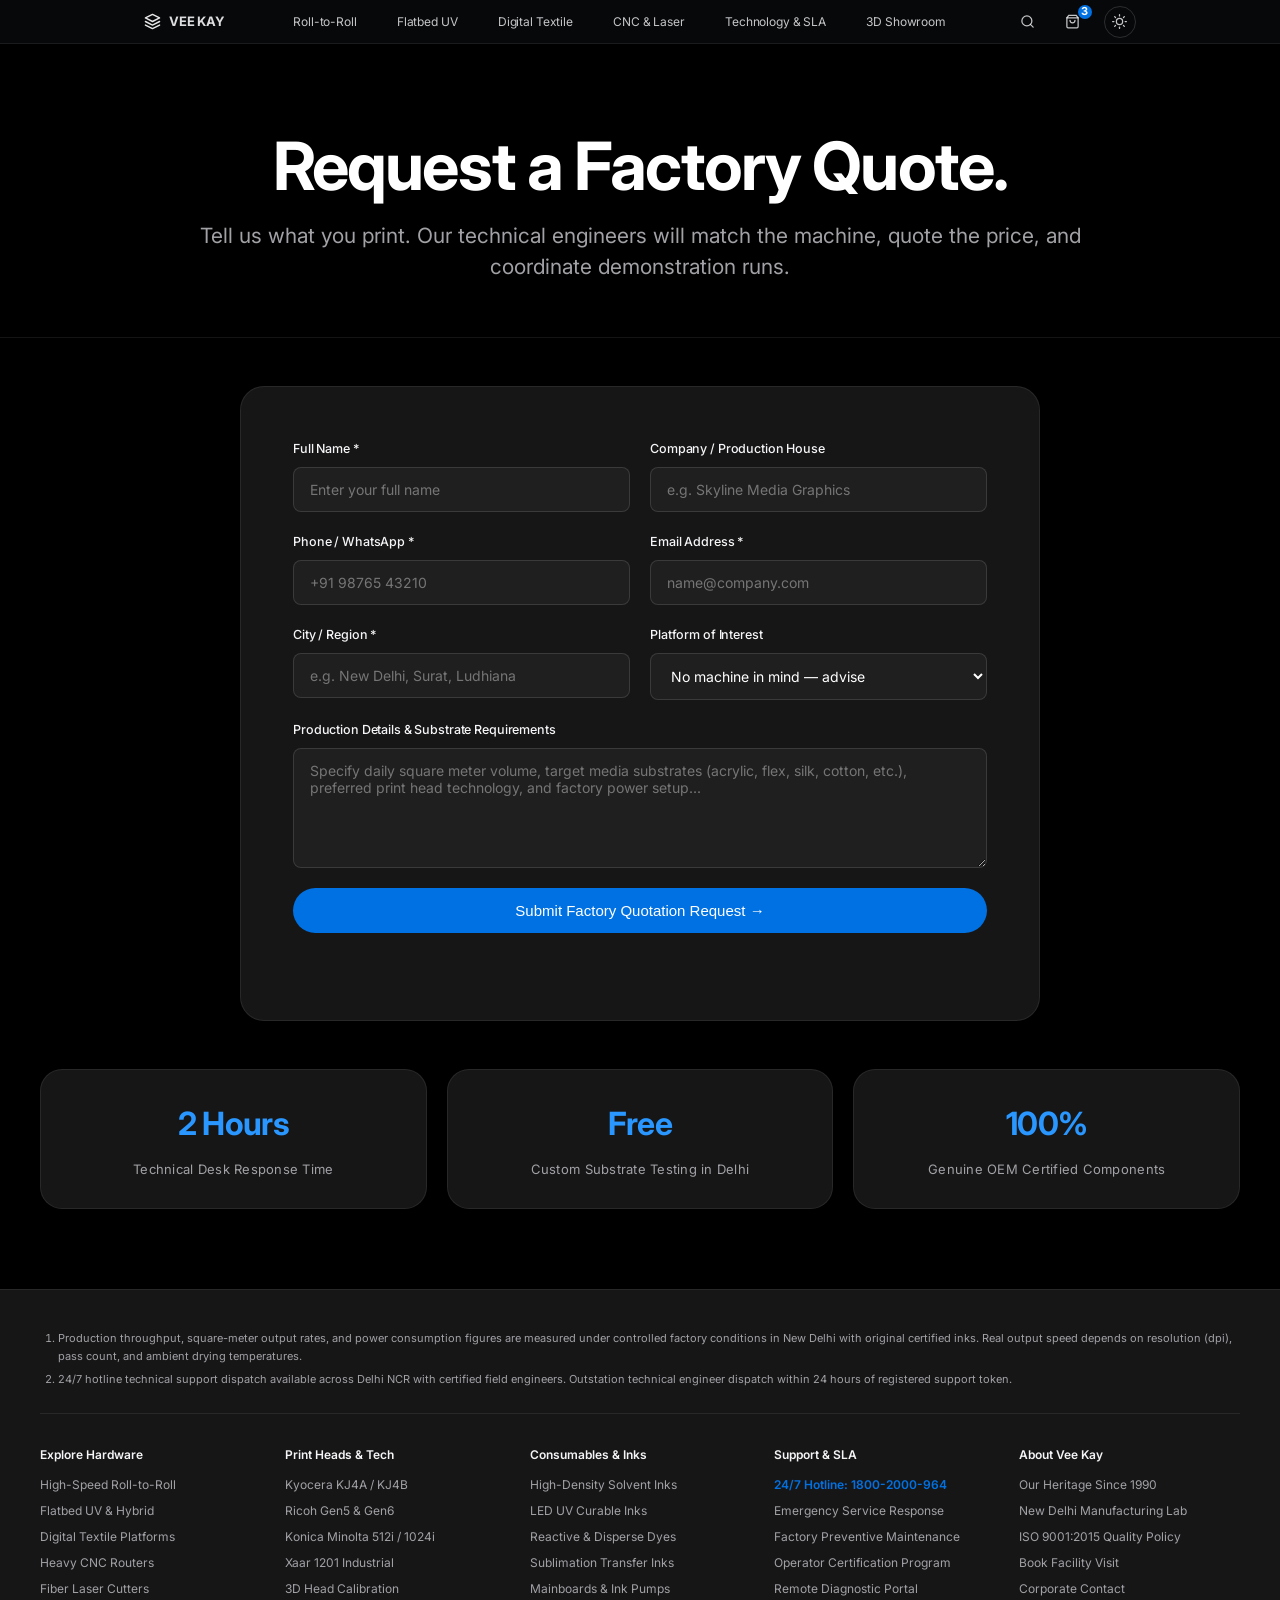
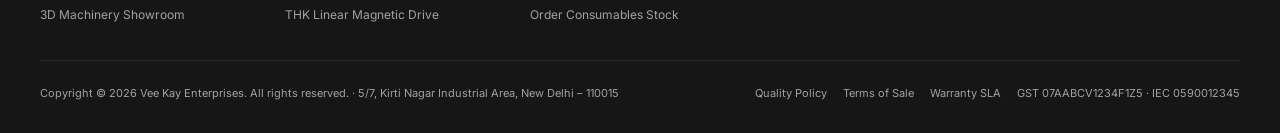
<file: enquiry.html>
<!DOCTYPE html>
<html lang="en">
<head>
<meta charset="UTF-8">
<meta name="viewport" content="width=device-width, initial-scale=1.0">
<title>Request A Quote — Vee Kay Enterprises</title>
<meta name="description" content="Request pricing, factory demonstration, or customized industrial machinery specification match.">
<link rel="preconnect" href="https://fonts.googleapis.com">
<link rel="preconnect" href="https://fonts.gstatic.com" crossorigin>
<link href="https://fonts.googleapis.com/css2?family=Inter:wght@400;500;600;700;800&family=Space+Mono:wght@400;700&display=swap" rel="stylesheet">
<link rel="stylesheet" href="css/style.css?v=apple1">
<link rel="stylesheet" href="css/apple-design-system.css?v=apple1">
<script>(function(){var t=localStorage.getItem("veekay-theme")||"dark";document.documentElement.setAttribute("data-theme",t);})();</script>
</head>
<body class="apple-theme">

<!-- 1. Apple Global Frosted Navigation Bar (44px) -->
<header class="apple-global-nav">
  <div class="apple-nav-inner">
    <a class="apple-logo-link" href="index.html" aria-label="Vee Kay Enterprises Home">
      <svg viewBox="0 0 24 24"><path d="M12 2L2 7l10 5 10-5-10-5zM2 17l10 5 10-5M2 12l10 5 10-5" stroke="#ffffff" stroke-width="2" stroke-linecap="round" stroke-linejoin="round" fill="none"/></svg>
      <span>VEE KAY</span>
    </a>

    <ul class="apple-nav-links" role="menubar">
      <li class="apple-nav-item" data-flyout="flyout-solvent" role="none">
        <a class="apple-nav-link" href="products.html#solvent" role="menuitem">Roll-to-Roll</a>
      </li>
      <li class="apple-nav-item" data-flyout="flyout-uv" role="none">
        <a class="apple-nav-link" href="products.html#uv" role="menuitem">Flatbed UV</a>
      </li>
      <li class="apple-nav-item" data-flyout="flyout-textile" role="none">
        <a class="apple-nav-link" href="products.html#textile" role="menuitem">Digital Textile</a>
      </li>
      <li class="apple-nav-item" data-flyout="flyout-cnc" role="none">
        <a class="apple-nav-link" href="products.html#cnc" role="menuitem">CNC &amp; Laser</a>
      </li>
      <li class="apple-nav-item" data-flyout="flyout-tech" role="none">
        <a class="apple-nav-link" href="about.html" role="menuitem">Technology &amp; SLA</a>
      </li>
      <li class="apple-nav-item" role="none">
        <a class="apple-nav-link" href="products.html#showroom-3d-stage" role="menuitem">3D Showroom</a>
      </li>
    </ul>

    <div class="apple-nav-actions">
      <a href="products.html" class="apple-icon-btn" aria-label="Search catalog">
        <svg viewBox="0 0 24 24" stroke-width="2" stroke-linecap="round"><circle cx="11" cy="11" r="8"></circle><line x1="21" y1="21" x2="16.65" y2="16.65"></line></svg>
      </a>
      <a href="enquiry.html" class="apple-icon-btn apple-quote-badge" aria-label="Quote Shortlist">
        <svg viewBox="0 0 24 24" stroke-width="2" stroke-linecap="round"><path d="M6 2L3 6v14a2 2 0 0 0 2 2h14a2 2 0 0 0 2-2V6l-3-4z"></path><line x1="3" y1="6" x2="21" y2="6"></line><path d="M16 10a4 4 0 0 1-8 0"></path></svg>
        <span class="apple-badge-count">3</span>
      </a>
      <button class="apple-theme-toggle" aria-label="Toggle Color Theme" title="Toggle Color Theme"><svg viewBox="0 0 24 24"><circle cx="12" cy="12" r="5"></circle><line x1="12" y1="1" x2="12" y2="3"></line><line x1="12" y1="21" x2="12" y2="23"></line><line x1="4.22" y1="4.22" x2="5.64" y2="5.64"></line><line x1="18.36" y1="18.36" x2="19.78" y2="19.78"></line><line x1="1" y1="12" x2="3" y2="12"></line><line x1="21" y1="12" x2="23" y2="12"></line><line x1="4.22" y1="19.78" x2="5.64" y2="18.36"></line><line x1="18.36" y1="5.64" x2="19.78" y2="4.22"></line></svg></button>
      <button class="apple-mobile-burger" id="apple-mobile-burger" aria-label="Open mobile menu">
        <svg width="20" height="20" viewBox="0 0 24 24" fill="none" stroke="currentColor" stroke-width="2" stroke-linecap="round"><line x1="3" y1="7" x2="21" y2="7"></line><line x1="3" y1="17" x2="21" y2="17"></line></svg>
      </button>
    </div>
  </div>
</header>

<!-- Apple Mobile Drawer Navigation -->
<div class="apple-mobile-drawer" id="apple-mobile-drawer" role="dialog" aria-modal="true" aria-label="Mobile Navigation">
  <div class="apple-mobile-drawer-inner">
    <ul class="apple-mobile-nav-list">
      <li><a href="index.html" class="apple-mob-link">Home &rsaquo;</a></li>
      <li><a href="products.html#solvent" class="apple-mob-link">Roll-to-Roll Systems &rsaquo;</a></li>
      <li><a href="products.html#uv" class="apple-mob-link">Flatbed UV &amp; Hybrid &rsaquo;</a></li>
      <li><a href="products.html#textile" class="apple-mob-link">Digital Textile &rsaquo;</a></li>
      <li><a href="products.html#cnc" class="apple-mob-link">CNC Routers &amp; Laser &rsaquo;</a></li>
      <li><a href="about.html" class="apple-mob-link">Technology &amp; SLA &rsaquo;</a></li>
      <li><a href="products.html#showroom-3d-stage" class="apple-mob-link highlight">3D Interactive Showroom &rsaquo;</a></li>
      <li><a href="contact.html" class="apple-mob-link">Contact &amp; Factory Tour &rsaquo;</a></li>
    </ul>
    <div class="apple-mob-cta-box">
      <a href="enquiry.html" class="apple-btn-pill-primary" style="width:100%;">Request Factory Quote &rarr;</a>
      <a href="tel:18002000964" class="apple-mob-hotline">24/7 Helpline: 1800-2000-964</a>
    </div>
  </div>
</div>


<div class="apple-nav-dimmer" id="apple-nav-dimmer"></div>

<!-- Flyout 1: Roll-to-Roll -->
<div class="apple-flyout-overlay" id="flyout-solvent" role="region" aria-label="Roll to Roll Mega Menu">
  <div class="apple-flyout-body">
    <div class="flyout-heading-col">
      <div class="flyout-kicker">Explore Lineup</div>
      <div class="flyout-giant-title">Roll-to-Roll Systems</div>
      <a href="products.html#solvent" class="flyout-explore-all">Explore all roll printers &rarr;</a>
    </div>
    <div class="flyout-models-grid">
      <a href="machine.html?m=Colorjet%20Irisjet%203200" class="flyout-model-card">
        <img src="assets/img/curated/colorjet_irisjet_roll.jpg" alt="Colorjet Irisjet" class="flyout-model-thumb">
        <span class="flyout-model-name">Irisjet Pro 3200</span>
        <span class="flyout-model-spec">16 Kyocera Heads · 360 m²/hr</span>
      </a>
      <a href="machine.html?m=VK%20JET%203500" class="flyout-model-card">
        <img src="assets/img/products-items/VK-JET-3500.png" alt="VK-JET 3500" class="flyout-model-thumb">
        <span class="flyout-model-name">VK-JET 3500</span>
        <span class="flyout-model-spec">Konica 1024i · High-Speed Flex</span>
      </a>
      <a href="machine.html?m=Q-Jet%20Plus%201024" class="flyout-model-card">
        <img src="assets/img/products-items/Q-Jet-Plus-1024.png" alt="Q-Jet Plus" class="flyout-model-thumb">
        <span class="flyout-model-name">Q-Jet Plus 1024</span>
        <span class="flyout-model-spec">Eco-Solvent · Heavy Steel Bed</span>
      </a>
    </div>
    <div class="flyout-quick-links">
      <div class="flyout-quick-title">Quick Links</div>
      <ul class="flyout-link-list">
        <li><a href="products.html#solvent">Compare Roll Specifications</a></li>
        <li><a href="about.html">Konica Minolta &amp; Kyocera SLA</a></li>
        <li><a href="enquiry.html">Request Factory Pricing</a></li>
        <li><a href="contact.html">Order Sample Media Rolls</a></li>
      </ul>
    </div>
  </div>
</div>

<!-- Flyout 2: Flatbed UV -->
<div class="apple-flyout-overlay" id="flyout-uv" role="region" aria-label="Flatbed UV Mega Menu">
  <div class="apple-flyout-body">
    <div class="flyout-heading-col">
      <div class="flyout-kicker">Explore Lineup</div>
      <div class="flyout-giant-title">UV Flatbed &amp; Hybrid</div>
      <a href="products.html#uv" class="flyout-explore-all">Explore all UV platforms &rarr;</a>
    </div>
    <div class="flyout-models-grid">
      <a href="machine.html?m=DOCAN%20H1600M" class="flyout-model-card">
        <img src="assets/img/curated/uv_flatbed.jpg" alt="DOCAN H1600M" class="flyout-model-thumb">
        <span class="flyout-model-name">DOCAN H1600M</span>
        <span class="flyout-model-spec">Ricoh Gen6 · White + Varnish</span>
      </a>
      <a href="machine.html?m=DOCAN%20UV%20Flatbed%202513" class="flyout-model-card">
        <img src="assets/img/curated/uv_acrylic.jpg" alt="DOCAN 2513" class="flyout-model-thumb">
        <span class="flyout-model-name">DOCAN 2513 Ultra</span>
        <span class="flyout-model-spec">2.5m &times; 1.3m Rigid Glass Bed</span>
      </a>
      <a href="products.html#uv" class="flyout-model-card">
        <img src="assets/img/curated/uv_signage.jpg" alt="UV Hybrid Roll" class="flyout-model-thumb">
        <span class="flyout-model-name">H3000 Heavy Hybrid</span>
        <span class="flyout-model-spec">Dual Roll + Flatbed Substrates</span>
      </a>
    </div>
    <div class="flyout-quick-links">
      <div class="flyout-quick-title">Substrate Testing</div>
      <ul class="flyout-link-list">
        <li><a href="products.html#uv">Rigid Acrylic &amp; Architectural Glass</a></li>
        <li><a href="products.html#uv">Aluminum Composite &amp; Ceramic</a></li>
        <li><a href="enquiry.html">Schedule UV Adhesion Test</a></li>
        <li><a href="contact.html">LED Curing Lamp Specifications</a></li>
      </ul>
    </div>
  </div>
</div>

<!-- Flyout 3: Digital Textile -->
<div class="apple-flyout-overlay" id="flyout-textile" role="region" aria-label="Digital Textile Mega Menu">
  <div class="apple-flyout-body">
    <div class="flyout-heading-col">
      <div class="flyout-kicker">Explore Lineup</div>
      <div class="flyout-giant-title">Digital Textile</div>
      <a href="products.html#textile" class="flyout-explore-all">Explore all textile platforms &rarr;</a>
    </div>
    <div class="flyout-models-grid">
      <a href="machine.html?m=Vega%203180S" class="flyout-model-card">
        <img src="assets/img/curated/textile_fashion.jpg" alt="Vega 3180S" class="flyout-model-thumb">
        <span class="flyout-model-name">Vega 3180S Direct</span>
        <span class="flyout-model-spec">16 Heads · Continuous Belt Feed</span>
      </a>
      <a href="products.html#textile" class="flyout-model-card">
        <img src="assets/img/curated/textile_roll.jpg" alt="Textile Roll" class="flyout-model-thumb">
        <span class="flyout-model-name">Subli-Pro 1900</span>
        <span class="flyout-model-spec">High-Speed Industrial Transfer</span>
      </a>
      <a href="products.html#textile" class="flyout-model-card">
        <img src="assets/img/curated/sublimation_main.jpg" alt="Direct Garment" class="flyout-model-thumb">
        <span class="flyout-model-name">TexJet Master</span>
        <span class="flyout-model-spec">Direct-to-Film &amp; Garment Roll</span>
      </a>
    </div>
    <div class="flyout-quick-links">
      <div class="flyout-quick-title">Fabric Applications</div>
      <ul class="flyout-link-list">
        <li><a href="products.html#textile">Reactive &amp; Disperse Inks</a></li>
        <li><a href="products.html#textile">Pure Silk, Chiffon &amp; Cotton</a></li>
        <li><a href="about.html">Steam &amp; Wash Calibration</a></li>
        <li><a href="enquiry.html">Request Color Swatch Book</a></li>
      </ul>
    </div>
  </div>
</div>

<!-- Flyout 4: CNC & Finishing -->
<div class="apple-flyout-overlay" id="flyout-cnc" role="region" aria-label="CNC and Laser Mega Menu">
  <div class="apple-flyout-body">
    <div class="flyout-heading-col">
      <div class="flyout-kicker">Explore Lineup</div>
      <div class="flyout-giant-title">CNC &amp; Finishing</div>
      <a href="products.html#cnc" class="flyout-explore-all">Explore cutting platforms &rarr;</a>
    </div>
    <div class="flyout-models-grid">
      <a href="products.html#cnc" class="flyout-model-card">
        <img src="assets/img/curated/cnc_router.jpg" alt="CNC Router" class="flyout-model-thumb">
        <span class="flyout-model-name">FC-1325 Heavy Duty</span>
        <span class="flyout-model-spec">9kW Air Spindle · Vacuum Bed</span>
      </a>
      <a href="products.html#cnc" class="flyout-model-card">
        <img src="assets/img/curated/laser_metal.jpg" alt="Fiber Laser" class="flyout-model-thumb">
        <span class="flyout-model-name">Fiber Laser 3015</span>
        <span class="flyout-model-spec">Raycus 3kW · Sheet Metal Cut</span>
      </a>
      <a href="products.html#cnc" class="flyout-model-card">
        <img src="assets/img/curated/laser_cutting.jpg" alt="CO2 Laser" class="flyout-model-thumb">
        <span class="flyout-model-name">CO2 Laser 1390</span>
        <span class="flyout-model-spec">Precision Acrylic &amp; Wood Cut</span>
      </a>
    </div>
    <div class="flyout-quick-links">
      <div class="flyout-quick-title">Tooling &amp; Cut</div>
      <ul class="flyout-link-list">
        <li><a href="products.html#cnc">Heavy Steel Fabrication Gantries</a></li>
        <li><a href="products.html#cnc">Channel Letter Bending Machines</a></li>
        <li><a href="enquiry.html">Request Tooling Demonstration</a></li>
      </ul>
    </div>
  </div>
</div>

<!-- Flyout 5: Technology & SLA -->
<div class="apple-flyout-overlay" id="flyout-tech" role="region" aria-label="Technology and SLA Mega Menu">
  <div class="apple-flyout-body">
    <div class="flyout-heading-col">
      <div class="flyout-kicker">Industrial Heritage</div>
      <div class="flyout-giant-title">Technology &amp; SLA</div>
      <a href="about.html" class="flyout-explore-all">Read our engineering history &rarr;</a>
    </div>
    <div class="flyout-models-grid">
      <a href="about.html" class="flyout-model-card">
        <img src="assets/img/curated/print_head.jpg" alt="Print Heads" class="flyout-model-thumb">
        <span class="flyout-model-name">Certified Print Heads</span>
        <span class="flyout-model-spec">Kyocera, Ricoh &amp; Konica Minolta</span>
      </a>
      <a href="about.html" class="flyout-model-card">
        <img src="assets/img/curated/facility_hall.jpg" alt="Facility Hall" class="flyout-model-thumb">
        <span class="flyout-model-name">New Delhi Factory Lab</span>
        <span class="flyout-model-spec">Kirti Nagar Industrial Area</span>
      </a>
      <a href="about.html" class="flyout-model-card">
        <img src="assets/img/curated/inks_cmyk.jpg" alt="Genuine Inks" class="flyout-model-thumb">
        <span class="flyout-model-name">Genuine OEM Inks</span>
        <span class="flyout-model-spec">High-density pigment dispersion</span>
      </a>
    </div>
    <div class="flyout-quick-links">
      <div class="flyout-quick-title">Support &amp; Guarantee</div>
      <ul class="flyout-link-list">
        <li><a href="contact.html">24/7 Hotline SLA Guarantee</a></li>
        <li><a href="about.html">ISO 9001 Certified Factory</a></li>
        <li><a href="enquiry.html">Book On-Site Operator Training</a></li>
      </ul>
    </div>
  </div>
</div>

<main>
<section class="apple-subpage-hero">
  <div class="apple-wrap">
    <h1>Request a Factory Quote.</h1>
    <p class="apple-lead">Tell us what you print. Our technical engineers will match the machine, quote the price, and coordinate demonstration runs.</p>
  </div>
</section>

<!-- Form Container -->
<section class="apple-wrap">
  <div class="apple-form-card">
    <form id="enquiry-form" novalidate>
      <div class="apple-form-row">
        <div class="apple-form-field">
          <label for="name">Full Name *</label>
          <input id="name" name="name" type="text" required autocomplete="name" placeholder="Enter your full name">
        </div>
        <div class="apple-form-field">
          <label for="company">Company / Production House</label>
          <input id="company" name="company" type="text" autocomplete="organization" placeholder="e.g. Skyline Media Graphics">
        </div>
      </div>

      <div class="apple-form-row">
        <div class="apple-form-field">
          <label for="phone">Phone / WhatsApp *</label>
          <input id="phone" name="phone" type="tel" required autocomplete="tel" placeholder="+91 98765 43210">
        </div>
        <div class="apple-form-field">
          <label for="email">Email Address *</label>
          <input id="email" name="email" type="email" required autocomplete="email" placeholder="name@company.com">
        </div>
      </div>

      <div class="apple-form-row">
        <div class="apple-form-field">
          <label for="city">City / Region *</label>
          <input id="city" name="city" type="text" placeholder="e.g. New Delhi, Surat, Ludhiana">
        </div>
        <div class="apple-form-field">
          <label for="machine">Platform of Interest</label>
          <select id="machine" name="machine"></select>
        </div>
      </div>

      <div class="apple-form-field">
        <label for="msg">Production Details &amp; Substrate Requirements</label>
        <textarea id="msg" name="message" placeholder="Specify daily square meter volume, target media substrates (acrylic, flex, silk, cotton, etc.), preferred print head technology, and factory power setup..."></textarea>
      </div>

      <button class="apple-btn-pill-primary" type="submit" style="width:100%;padding:14px 28px;font-size:15px;cursor:pointer;border:none;">
        Submit Factory Quotation Request &rarr;
      </button>

      <p class="mono" id="form-status" style="font-size:12px;margin-top:18px;color:var(--apple-text-dim);min-height:1.4em;text-align:center;"></p>
    </form>
  </div>
</section>

<!-- Reassurance Strip -->
<section class="apple-wrap" style="margin-bottom:80px;">
  <div class="apple-metrics-grid" style="margin-top:0;">
    <div class="apple-metric-card" style="padding:28px 20px;">
      <span class="val" style="font-size:32px;color:var(--apple-link);">2 Hours</span>
      <span class="lbl">Technical Desk Response Time</span>
    </div>
    <div class="apple-metric-card" style="padding:28px 20px;">
      <span class="val" style="font-size:32px;color:var(--apple-link);">Free</span>
      <span class="lbl">Custom Substrate Testing in Delhi</span>
    </div>
    <div class="apple-metric-card" style="padding:28px 20px;">
      <span class="val" style="font-size:32px;color:var(--apple-link);">100%</span>
      <span class="lbl">Genuine OEM Certified Components</span>
    </div>
  </div>
</section>
</main>

<footer class="apple-footer-global">
  <div class="apple-wrap">
    <div class="apple-footnotes-block">
      <ol>
        <li>Production throughput, square-meter output rates, and power consumption figures are measured under controlled factory conditions in New Delhi with original certified inks. Real output speed depends on resolution (dpi), pass count, and ambient drying temperatures.</li>
        <li>24/7 hotline technical support dispatch available across Delhi NCR with certified field engineers. Outstation technical engineer dispatch within 24 hours of registered support token.</li>
      </ol>
    </div>

    <div class="apple-footer-nav-grid">
      <div class="apple-footer-col">
        <div class="apple-footer-title">Explore Hardware</div>
        <ul>
          <li><a href="products.html#solvent">High-Speed Roll-to-Roll</a></li>
          <li><a href="products.html#uv">Flatbed UV &amp; Hybrid</a></li>
          <li><a href="products.html#textile">Digital Textile Platforms</a></li>
          <li><a href="products.html#cnc">Heavy CNC Routers</a></li>
          <li><a href="products.html#cnc">Fiber Laser Cutters</a></li>
          <li><a href="products.html#showroom-3d-stage">3D Machinery Showroom</a></li>
        </ul>
      </div>

      <div class="apple-footer-col">
        <div class="apple-footer-title">Print Heads &amp; Tech</div>
        <ul>
          <li><a href="about.html">Kyocera KJ4A / KJ4B</a></li>
          <li><a href="about.html">Ricoh Gen5 &amp; Gen6</a></li>
          <li><a href="about.html">Konica Minolta 512i / 1024i</a></li>
          <li><a href="about.html">Xaar 1201 Industrial</a></li>
          <li><a href="products.html#showroom-3d-stage">3D Head Calibration</a></li>
          <li><a href="about.html">THK Linear Magnetic Drive</a></li>
        </ul>
      </div>

      <div class="apple-footer-col">
        <div class="apple-footer-title">Consumables &amp; Inks</div>
        <ul>
          <li><a href="products.html">High-Density Solvent Inks</a></li>
          <li><a href="products.html">LED UV Curable Inks</a></li>
          <li><a href="products.html">Reactive &amp; Disperse Dyes</a></li>
          <li><a href="products.html">Sublimation Transfer Inks</a></li>
          <li><a href="products.html">Mainboards &amp; Ink Pumps</a></li>
          <li><a href="enquiry.html">Order Consumables Stock</a></li>
        </ul>
      </div>

      <div class="apple-footer-col">
        <div class="apple-footer-title">Support &amp; SLA</div>
        <ul>
          <li><a href="tel:18002000964" style="color:var(--apple-blue);font-weight:600;">24/7 Hotline: 1800-2000-964</a></li>
          <li><a href="contact.html">Emergency Service Response</a></li>
          <li><a href="contact.html">Factory Preventive Maintenance</a></li>
          <li><a href="enquiry.html">Operator Certification Program</a></li>
          <li><a href="contact.html">Remote Diagnostic Portal</a></li>
        </ul>
      </div>

      <div class="apple-footer-col">
        <div class="apple-footer-title">About Vee Kay</div>
        <ul>
          <li><a href="about.html">Our Heritage Since 1990</a></li>
          <li><a href="about.html">New Delhi Manufacturing Lab</a></li>
          <li><a href="about.html">ISO 9001:2015 Quality Policy</a></li>
          <li><a href="enquiry.html">Book Facility Visit</a></li>
          <li><a href="contact.html">Corporate Contact</a></li>
        </ul>
      </div>
    </div>

    <div class="apple-footer-legal-bar">
      <div>
        <span>Copyright &copy; 2026 Vee Kay Enterprises. All rights reserved. &middot; 5/7, Kirti Nagar Industrial Area, New Delhi &ndash; 110015</span>
      </div>
      <div class="apple-legal-links">
        <a href="about.html">Quality Policy</a>
        <a href="contact.html">Terms of Sale</a>
        <a href="contact.html">Warranty SLA</a>
        <span style="color:#a1a1a6;">GST 07AABCV1234F1Z5 &middot; IEC 0590012345</span>
      </div>
    </div>
  </div>
</footer>

<script src="js/data.js?v=2"></script>
<script src="js/app.js?v=2"></script>
<script src="js/apple-nav.js?v=1"></script>
<script src="js/theme-toggle.js"></script>
</body>
</html>
</file>
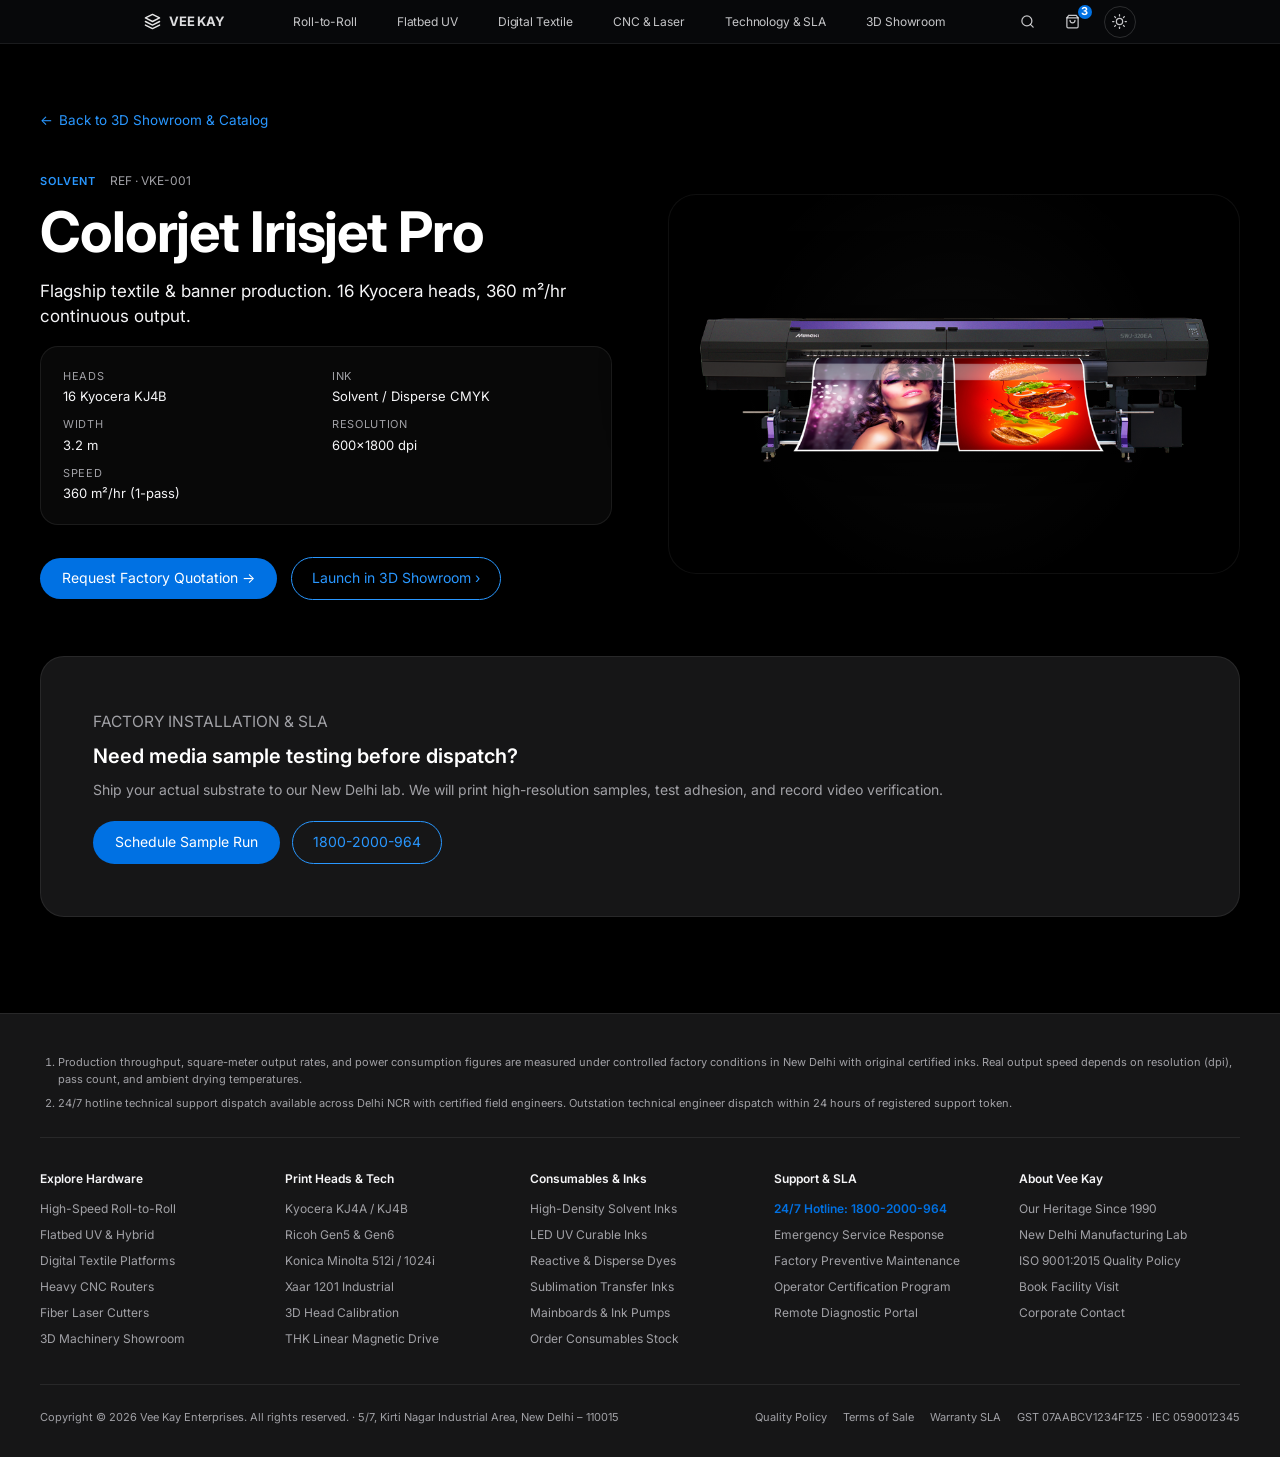
<file: machine.html>
<!DOCTYPE html>
<html lang="en">
<head>
<meta charset="UTF-8">
<meta name="viewport" content="width=device-width, initial-scale=1.0">
<title>Machine Specification — Vee Kay Enterprises</title>
<meta name="description" content="Technical specifications, configuration details, and quotation request for industrial digital printing machinery.">
<link rel="preconnect" href="https://fonts.googleapis.com">
<link rel="preconnect" href="https://fonts.gstatic.com" crossorigin>
<link href="https://fonts.googleapis.com/css2?family=Inter:wght@400;500;600;700;800&family=Space+Mono:wght@400;700&display=swap" rel="stylesheet">
<link rel="stylesheet" href="css/style.css?v=apple1">
<link rel="stylesheet" href="css/apple-design-system.css?v=apple1">
<script>(function(){var t=localStorage.getItem("veekay-theme")||"dark";document.documentElement.setAttribute("data-theme",t);})();</script>
</head>
<body class="apple-theme">

<!-- 1. Apple Global Frosted Navigation Bar (44px) -->
<header class="apple-global-nav">
  <div class="apple-nav-inner">
    <a class="apple-logo-link" href="index.html" aria-label="Vee Kay Enterprises Home">
      <svg viewBox="0 0 24 24"><path d="M12 2L2 7l10 5 10-5-10-5zM2 17l10 5 10-5M2 12l10 5 10-5" stroke="#ffffff" stroke-width="2" stroke-linecap="round" stroke-linejoin="round" fill="none"/></svg>
      <span>VEE KAY</span>
    </a>

    <ul class="apple-nav-links" role="menubar">
      <li class="apple-nav-item" data-flyout="flyout-solvent" role="none">
        <a class="apple-nav-link" href="products.html#solvent" role="menuitem">Roll-to-Roll</a>
      </li>
      <li class="apple-nav-item" data-flyout="flyout-uv" role="none">
        <a class="apple-nav-link" href="products.html#uv" role="menuitem">Flatbed UV</a>
      </li>
      <li class="apple-nav-item" data-flyout="flyout-textile" role="none">
        <a class="apple-nav-link" href="products.html#textile" role="menuitem">Digital Textile</a>
      </li>
      <li class="apple-nav-item" data-flyout="flyout-cnc" role="none">
        <a class="apple-nav-link" href="products.html#cnc" role="menuitem">CNC &amp; Laser</a>
      </li>
      <li class="apple-nav-item" data-flyout="flyout-tech" role="none">
        <a class="apple-nav-link" href="about.html" role="menuitem">Technology &amp; SLA</a>
      </li>
      <li class="apple-nav-item" role="none">
        <a class="apple-nav-link" href="products.html#showroom-3d-stage" role="menuitem">3D Showroom</a>
      </li>
    </ul>

    <div class="apple-nav-actions">
      <a href="products.html" class="apple-icon-btn" aria-label="Search catalog">
        <svg viewBox="0 0 24 24" stroke-width="2" stroke-linecap="round"><circle cx="11" cy="11" r="8"></circle><line x1="21" y1="21" x2="16.65" y2="16.65"></line></svg>
      </a>
      <a href="enquiry.html" class="apple-icon-btn apple-quote-badge" aria-label="Quote Shortlist">
        <svg viewBox="0 0 24 24" stroke-width="2" stroke-linecap="round"><path d="M6 2L3 6v14a2 2 0 0 0 2 2h14a2 2 0 0 0 2-2V6l-3-4z"></path><line x1="3" y1="6" x2="21" y2="6"></line><path d="M16 10a4 4 0 0 1-8 0"></path></svg>
        <span class="apple-badge-count">3</span>
      </a>
      <button class="apple-theme-toggle" aria-label="Toggle Color Theme" title="Toggle Color Theme"><svg viewBox="0 0 24 24"><circle cx="12" cy="12" r="5"></circle><line x1="12" y1="1" x2="12" y2="3"></line><line x1="12" y1="21" x2="12" y2="23"></line><line x1="4.22" y1="4.22" x2="5.64" y2="5.64"></line><line x1="18.36" y1="18.36" x2="19.78" y2="19.78"></line><line x1="1" y1="12" x2="3" y2="12"></line><line x1="21" y1="12" x2="23" y2="12"></line><line x1="4.22" y1="19.78" x2="5.64" y2="18.36"></line><line x1="18.36" y1="5.64" x2="19.78" y2="4.22"></line></svg></button>
      <button class="apple-mobile-burger" id="apple-mobile-burger" aria-label="Open mobile menu">
        <svg width="20" height="20" viewBox="0 0 24 24" fill="none" stroke="currentColor" stroke-width="2" stroke-linecap="round"><line x1="3" y1="7" x2="21" y2="7"></line><line x1="3" y1="17" x2="21" y2="17"></line></svg>
      </button>
    </div>
  </div>
</header>

<!-- Apple Mobile Drawer Navigation -->
<div class="apple-mobile-drawer" id="apple-mobile-drawer" role="dialog" aria-modal="true" aria-label="Mobile Navigation">
  <div class="apple-mobile-drawer-inner">
    <ul class="apple-mobile-nav-list">
      <li><a href="index.html" class="apple-mob-link">Home &rsaquo;</a></li>
      <li><a href="products.html#solvent" class="apple-mob-link">Roll-to-Roll Systems &rsaquo;</a></li>
      <li><a href="products.html#uv" class="apple-mob-link">Flatbed UV &amp; Hybrid &rsaquo;</a></li>
      <li><a href="products.html#textile" class="apple-mob-link">Digital Textile &rsaquo;</a></li>
      <li><a href="products.html#cnc" class="apple-mob-link">CNC Routers &amp; Laser &rsaquo;</a></li>
      <li><a href="about.html" class="apple-mob-link">Technology &amp; SLA &rsaquo;</a></li>
      <li><a href="products.html#showroom-3d-stage" class="apple-mob-link highlight">3D Interactive Showroom &rsaquo;</a></li>
      <li><a href="contact.html" class="apple-mob-link">Contact &amp; Factory Tour &rsaquo;</a></li>
    </ul>
    <div class="apple-mob-cta-box">
      <a href="enquiry.html" class="apple-btn-pill-primary" style="width:100%;">Request Factory Quote &rarr;</a>
      <a href="tel:18002000964" class="apple-mob-hotline">24/7 Helpline: 1800-2000-964</a>
    </div>
  </div>
</div>


<div class="apple-nav-dimmer" id="apple-nav-dimmer"></div>

<!-- Flyout 1: Roll-to-Roll -->
<div class="apple-flyout-overlay" id="flyout-solvent" role="region" aria-label="Roll to Roll Mega Menu">
  <div class="apple-flyout-body">
    <div class="flyout-heading-col">
      <div class="flyout-kicker">Explore Lineup</div>
      <div class="flyout-giant-title">Roll-to-Roll Systems</div>
      <a href="products.html#solvent" class="flyout-explore-all">Explore all roll printers &rarr;</a>
    </div>
    <div class="flyout-models-grid">
      <a href="machine.html?m=Colorjet%20Irisjet%203200" class="flyout-model-card">
        <img src="assets/img/curated/colorjet_irisjet_roll.jpg" alt="Colorjet Irisjet" class="flyout-model-thumb">
        <span class="flyout-model-name">Irisjet Pro 3200</span>
        <span class="flyout-model-spec">16 Kyocera Heads · 360 m²/hr</span>
      </a>
      <a href="machine.html?m=VK%20JET%203500" class="flyout-model-card">
        <img src="assets/img/products-items/VK-JET-3500.png" alt="VK-JET 3500" class="flyout-model-thumb">
        <span class="flyout-model-name">VK-JET 3500</span>
        <span class="flyout-model-spec">Konica 1024i · High-Speed Flex</span>
      </a>
      <a href="machine.html?m=Q-Jet%20Plus%201024" class="flyout-model-card">
        <img src="assets/img/products-items/Q-Jet-Plus-1024.png" alt="Q-Jet Plus" class="flyout-model-thumb">
        <span class="flyout-model-name">Q-Jet Plus 1024</span>
        <span class="flyout-model-spec">Eco-Solvent · Heavy Steel Bed</span>
      </a>
    </div>
    <div class="flyout-quick-links">
      <div class="flyout-quick-title">Quick Links</div>
      <ul class="flyout-link-list">
        <li><a href="products.html#solvent">Compare Roll Specifications</a></li>
        <li><a href="about.html">Konica Minolta &amp; Kyocera SLA</a></li>
        <li><a href="enquiry.html">Request Factory Pricing</a></li>
        <li><a href="contact.html">Order Sample Media Rolls</a></li>
      </ul>
    </div>
  </div>
</div>

<!-- Flyout 2: Flatbed UV -->
<div class="apple-flyout-overlay" id="flyout-uv" role="region" aria-label="Flatbed UV Mega Menu">
  <div class="apple-flyout-body">
    <div class="flyout-heading-col">
      <div class="flyout-kicker">Explore Lineup</div>
      <div class="flyout-giant-title">UV Flatbed &amp; Hybrid</div>
      <a href="products.html#uv" class="flyout-explore-all">Explore all UV platforms &rarr;</a>
    </div>
    <div class="flyout-models-grid">
      <a href="machine.html?m=DOCAN%20H1600M" class="flyout-model-card">
        <img src="assets/img/curated/uv_flatbed.jpg" alt="DOCAN H1600M" class="flyout-model-thumb">
        <span class="flyout-model-name">DOCAN H1600M</span>
        <span class="flyout-model-spec">Ricoh Gen6 · White + Varnish</span>
      </a>
      <a href="machine.html?m=DOCAN%20UV%20Flatbed%202513" class="flyout-model-card">
        <img src="assets/img/curated/uv_acrylic.jpg" alt="DOCAN 2513" class="flyout-model-thumb">
        <span class="flyout-model-name">DOCAN 2513 Ultra</span>
        <span class="flyout-model-spec">2.5m &times; 1.3m Rigid Glass Bed</span>
      </a>
      <a href="products.html#uv" class="flyout-model-card">
        <img src="assets/img/curated/uv_signage.jpg" alt="UV Hybrid Roll" class="flyout-model-thumb">
        <span class="flyout-model-name">H3000 Heavy Hybrid</span>
        <span class="flyout-model-spec">Dual Roll + Flatbed Substrates</span>
      </a>
    </div>
    <div class="flyout-quick-links">
      <div class="flyout-quick-title">Substrate Testing</div>
      <ul class="flyout-link-list">
        <li><a href="products.html#uv">Rigid Acrylic &amp; Architectural Glass</a></li>
        <li><a href="products.html#uv">Aluminum Composite &amp; Ceramic</a></li>
        <li><a href="enquiry.html">Schedule UV Adhesion Test</a></li>
        <li><a href="contact.html">LED Curing Lamp Specifications</a></li>
      </ul>
    </div>
  </div>
</div>

<!-- Flyout 3: Digital Textile -->
<div class="apple-flyout-overlay" id="flyout-textile" role="region" aria-label="Digital Textile Mega Menu">
  <div class="apple-flyout-body">
    <div class="flyout-heading-col">
      <div class="flyout-kicker">Explore Lineup</div>
      <div class="flyout-giant-title">Digital Textile</div>
      <a href="products.html#textile" class="flyout-explore-all">Explore all textile platforms &rarr;</a>
    </div>
    <div class="flyout-models-grid">
      <a href="machine.html?m=Vega%203180S" class="flyout-model-card">
        <img src="assets/img/curated/textile_fashion.jpg" alt="Vega 3180S" class="flyout-model-thumb">
        <span class="flyout-model-name">Vega 3180S Direct</span>
        <span class="flyout-model-spec">16 Heads · Continuous Belt Feed</span>
      </a>
      <a href="products.html#textile" class="flyout-model-card">
        <img src="assets/img/curated/textile_roll.jpg" alt="Textile Roll" class="flyout-model-thumb">
        <span class="flyout-model-name">Subli-Pro 1900</span>
        <span class="flyout-model-spec">High-Speed Industrial Transfer</span>
      </a>
      <a href="products.html#textile" class="flyout-model-card">
        <img src="assets/img/curated/sublimation_main.jpg" alt="Direct Garment" class="flyout-model-thumb">
        <span class="flyout-model-name">TexJet Master</span>
        <span class="flyout-model-spec">Direct-to-Film &amp; Garment Roll</span>
      </a>
    </div>
    <div class="flyout-quick-links">
      <div class="flyout-quick-title">Fabric Applications</div>
      <ul class="flyout-link-list">
        <li><a href="products.html#textile">Reactive &amp; Disperse Inks</a></li>
        <li><a href="products.html#textile">Pure Silk, Chiffon &amp; Cotton</a></li>
        <li><a href="about.html">Steam &amp; Wash Calibration</a></li>
        <li><a href="enquiry.html">Request Color Swatch Book</a></li>
      </ul>
    </div>
  </div>
</div>

<!-- Flyout 4: CNC & Finishing -->
<div class="apple-flyout-overlay" id="flyout-cnc" role="region" aria-label="CNC and Laser Mega Menu">
  <div class="apple-flyout-body">
    <div class="flyout-heading-col">
      <div class="flyout-kicker">Explore Lineup</div>
      <div class="flyout-giant-title">CNC &amp; Finishing</div>
      <a href="products.html#cnc" class="flyout-explore-all">Explore cutting platforms &rarr;</a>
    </div>
    <div class="flyout-models-grid">
      <a href="products.html#cnc" class="flyout-model-card">
        <img src="assets/img/curated/cnc_router.jpg" alt="CNC Router" class="flyout-model-thumb">
        <span class="flyout-model-name">FC-1325 Heavy Duty</span>
        <span class="flyout-model-spec">9kW Air Spindle · Vacuum Bed</span>
      </a>
      <a href="products.html#cnc" class="flyout-model-card">
        <img src="assets/img/curated/laser_metal.jpg" alt="Fiber Laser" class="flyout-model-thumb">
        <span class="flyout-model-name">Fiber Laser 3015</span>
        <span class="flyout-model-spec">Raycus 3kW · Sheet Metal Cut</span>
      </a>
      <a href="products.html#cnc" class="flyout-model-card">
        <img src="assets/img/curated/laser_cutting.jpg" alt="CO2 Laser" class="flyout-model-thumb">
        <span class="flyout-model-name">CO2 Laser 1390</span>
        <span class="flyout-model-spec">Precision Acrylic &amp; Wood Cut</span>
      </a>
    </div>
    <div class="flyout-quick-links">
      <div class="flyout-quick-title">Tooling &amp; Cut</div>
      <ul class="flyout-link-list">
        <li><a href="products.html#cnc">Heavy Steel Fabrication Gantries</a></li>
        <li><a href="products.html#cnc">Channel Letter Bending Machines</a></li>
        <li><a href="enquiry.html">Request Tooling Demonstration</a></li>
      </ul>
    </div>
  </div>
</div>

<!-- Flyout 5: Technology & SLA -->
<div class="apple-flyout-overlay" id="flyout-tech" role="region" aria-label="Technology and SLA Mega Menu">
  <div class="apple-flyout-body">
    <div class="flyout-heading-col">
      <div class="flyout-kicker">Industrial Heritage</div>
      <div class="flyout-giant-title">Technology &amp; SLA</div>
      <a href="about.html" class="flyout-explore-all">Read our engineering history &rarr;</a>
    </div>
    <div class="flyout-models-grid">
      <a href="about.html" class="flyout-model-card">
        <img src="assets/img/curated/print_head.jpg" alt="Print Heads" class="flyout-model-thumb">
        <span class="flyout-model-name">Certified Print Heads</span>
        <span class="flyout-model-spec">Kyocera, Ricoh &amp; Konica Minolta</span>
      </a>
      <a href="about.html" class="flyout-model-card">
        <img src="assets/img/curated/facility_hall.jpg" alt="Facility Hall" class="flyout-model-thumb">
        <span class="flyout-model-name">New Delhi Factory Lab</span>
        <span class="flyout-model-spec">Kirti Nagar Industrial Area</span>
      </a>
      <a href="about.html" class="flyout-model-card">
        <img src="assets/img/curated/inks_cmyk.jpg" alt="Genuine Inks" class="flyout-model-thumb">
        <span class="flyout-model-name">Genuine OEM Inks</span>
        <span class="flyout-model-spec">High-density pigment dispersion</span>
      </a>
    </div>
    <div class="flyout-quick-links">
      <div class="flyout-quick-title">Support &amp; Guarantee</div>
      <ul class="flyout-link-list">
        <li><a href="contact.html">24/7 Hotline SLA Guarantee</a></li>
        <li><a href="about.html">ISO 9001 Certified Factory</a></li>
        <li><a href="enquiry.html">Book On-Site Operator Training</a></li>
      </ul>
    </div>
  </div>
</div>

<main>
<section class="apple-machine-stage">
  <div class="apple-wrap">

    <a class="apple-machine-back" href="products.html">
      <span>&larr;</span>
      <span>Back to 3D Showroom &amp; Catalog</span>
    </a>

    <!-- Machine Detail Block -->
    <div class="apple-machine-grid" id="machine-detail">

      <!-- Left Copy Column -->
      <div class="apple-machine-info">
        <span class="apple-cat-pill" id="md-cat">Industrial Platform</span>
        <span style="font-family:var(--apple-font);font-size:12px;color:var(--apple-text-dim);margin-left:10px;" id="md-ref">REF &middot; VKE-001</span>
        <h1 id="md-name">Machine Specification</h1>
        <p class="apple-machine-blurb" id="md-sub"></p>
        <p class="apple-machine-desc" id="md-detail"></p>

        <!-- Technical Specification Matrix Table -->
        <div class="apple-machine-specs-grid" id="md-specs"></div>

        <!-- Action Cluster -->
        <div class="apple-cta-cluster" style="justify-content:flex-start;margin-bottom:0;">
          <a class="apple-btn-pill-primary" id="md-enquire" href="enquiry.html">
            Request Factory Quotation &rarr;
          </a>
          <a class="apple-btn-pill-secondary" id="md-view3d" href="products.html#showroom-3d-stage">
            Launch in 3D Showroom &rsaquo;
          </a>
        </div>
      </div>

      <!-- Right Visual Column -->
      <div class="apple-machine-visual" id="md-visual"></div>

    </div>

    <!-- Related Support Strip -->
    <div class="apple-surface-card" style="margin-top:40px;margin-bottom:0;">
      <div style="display:flex;justify-content:space-between;align-items:center;flex-wrap:wrap;gap:20px;">
        <div>
          <p class="apple-kicker" style="margin-bottom:6px;">FACTORY INSTALLATION &amp; SLA</p>
          <h3 style="font-size:20px;color:#ffffff;margin:0 0 6px 0;">Need media sample testing before dispatch?</h3>
          <p style="color:var(--apple-text-dim);margin:0;font-size:14px;">Ship your actual substrate to our New Delhi lab. We will print high-resolution samples, test adhesion, and record video verification.</p>
        </div>
        <div style="display:flex;gap:12px;flex-wrap:wrap;">
          <a href="contact.html" class="apple-btn-pill-primary">Schedule Sample Run</a>
          <a href="tel:18002000964" class="apple-btn-pill-secondary">1800-2000-964</a>
        </div>
      </div>
    </div>

  </div>
</section>
</main>

<footer class="apple-footer-global">
  <div class="apple-wrap">
    <div class="apple-footnotes-block">
      <ol>
        <li>Production throughput, square-meter output rates, and power consumption figures are measured under controlled factory conditions in New Delhi with original certified inks. Real output speed depends on resolution (dpi), pass count, and ambient drying temperatures.</li>
        <li>24/7 hotline technical support dispatch available across Delhi NCR with certified field engineers. Outstation technical engineer dispatch within 24 hours of registered support token.</li>
      </ol>
    </div>

    <div class="apple-footer-nav-grid">
      <div class="apple-footer-col">
        <div class="apple-footer-title">Explore Hardware</div>
        <ul>
          <li><a href="products.html#solvent">High-Speed Roll-to-Roll</a></li>
          <li><a href="products.html#uv">Flatbed UV &amp; Hybrid</a></li>
          <li><a href="products.html#textile">Digital Textile Platforms</a></li>
          <li><a href="products.html#cnc">Heavy CNC Routers</a></li>
          <li><a href="products.html#cnc">Fiber Laser Cutters</a></li>
          <li><a href="products.html#showroom-3d-stage">3D Machinery Showroom</a></li>
        </ul>
      </div>

      <div class="apple-footer-col">
        <div class="apple-footer-title">Print Heads &amp; Tech</div>
        <ul>
          <li><a href="about.html">Kyocera KJ4A / KJ4B</a></li>
          <li><a href="about.html">Ricoh Gen5 &amp; Gen6</a></li>
          <li><a href="about.html">Konica Minolta 512i / 1024i</a></li>
          <li><a href="about.html">Xaar 1201 Industrial</a></li>
          <li><a href="products.html#showroom-3d-stage">3D Head Calibration</a></li>
          <li><a href="about.html">THK Linear Magnetic Drive</a></li>
        </ul>
      </div>

      <div class="apple-footer-col">
        <div class="apple-footer-title">Consumables &amp; Inks</div>
        <ul>
          <li><a href="products.html">High-Density Solvent Inks</a></li>
          <li><a href="products.html">LED UV Curable Inks</a></li>
          <li><a href="products.html">Reactive &amp; Disperse Dyes</a></li>
          <li><a href="products.html">Sublimation Transfer Inks</a></li>
          <li><a href="products.html">Mainboards &amp; Ink Pumps</a></li>
          <li><a href="enquiry.html">Order Consumables Stock</a></li>
        </ul>
      </div>

      <div class="apple-footer-col">
        <div class="apple-footer-title">Support &amp; SLA</div>
        <ul>
          <li><a href="tel:18002000964" style="color:var(--apple-blue);font-weight:600;">24/7 Hotline: 1800-2000-964</a></li>
          <li><a href="contact.html">Emergency Service Response</a></li>
          <li><a href="contact.html">Factory Preventive Maintenance</a></li>
          <li><a href="enquiry.html">Operator Certification Program</a></li>
          <li><a href="contact.html">Remote Diagnostic Portal</a></li>
        </ul>
      </div>

      <div class="apple-footer-col">
        <div class="apple-footer-title">About Vee Kay</div>
        <ul>
          <li><a href="about.html">Our Heritage Since 1990</a></li>
          <li><a href="about.html">New Delhi Manufacturing Lab</a></li>
          <li><a href="about.html">ISO 9001:2015 Quality Policy</a></li>
          <li><a href="enquiry.html">Book Facility Visit</a></li>
          <li><a href="contact.html">Corporate Contact</a></li>
        </ul>
      </div>
    </div>

    <div class="apple-footer-legal-bar">
      <div>
        <span>Copyright &copy; 2026 Vee Kay Enterprises. All rights reserved. &middot; 5/7, Kirti Nagar Industrial Area, New Delhi &ndash; 110015</span>
      </div>
      <div class="apple-legal-links">
        <a href="about.html">Quality Policy</a>
        <a href="contact.html">Terms of Sale</a>
        <a href="contact.html">Warranty SLA</a>
        <span style="color:#a1a1a6;">GST 07AABCV1234F1Z5 &middot; IEC 0590012345</span>
      </div>
    </div>
  </div>
</footer>

<script src="js/data.js?v=2"></script>
<script>
(function () {
  var P = typeof PRODUCTS !== "undefined" ? PRODUCTS : [];
  var box = document.getElementById("machine-detail");
  var q = new URLSearchParams(location.search).get("m");
  var p = P.filter(function (x) { return x.name === q; })[0]
       || P.filter(function (x) { return x.name.replace(/\s+/g, " ") === q; })[0]
       || P[0];

  if (!p) {
    box.innerHTML = '<p style="color:var(--apple-text-dim);font-size:18px;">Platform not found. <a href="products.html" style="color:var(--apple-link);">&larr; Return to catalog</a></p>';
    return;
  }
  document.title = p.name + " — Technical Specifications — Vee Kay Enterprises";
  document.getElementById("md-ref").textContent = "REF · VKE-" + String(P.indexOf(p) + 1).padStart(3, "0");
  document.getElementById("md-cat").textContent = p.cat;
  document.getElementById("md-name").textContent = p.name;
  document.getElementById("md-sub").textContent = p.blurb || "";
  document.getElementById("md-detail").textContent = p.detail || "";
  document.getElementById("md-detail").style.display = p.detail ? "" : "none";
  var specs = document.getElementById("md-specs");
  if (p.spec && Object.keys(p.spec).length) {
    specs.style.display = "";
    specs.innerHTML = Object.keys(p.spec).map(function (k) {
      return '<div><span>' + k + '</span>' + p.spec[k] + "</div>";
    }).join("");
  } else specs.style.display = "none";
  var v = document.getElementById("md-visual");
  if (p.img) {
    v.style.display = "";
    v.innerHTML = '<img src="' + p.img + '?v=apple2" alt="' + p.name + '">';
  } else v.style.display = "none";
  document.getElementById("md-enquire").href = "enquiry.html?machine=" + encodeURIComponent(p.name);
  var btn3d = document.getElementById("md-view3d");
  if (btn3d) {
    btn3d.href = "products.html?m=" + encodeURIComponent(p.name) + "#showroom-3d-stage";
  }
})();
</script>
<script src="js/app.js?v=2"></script>
<script src="js/apple-nav.js?v=1"></script>
<script src="js/theme-toggle.js"></script>
</body>
</html>
</file>
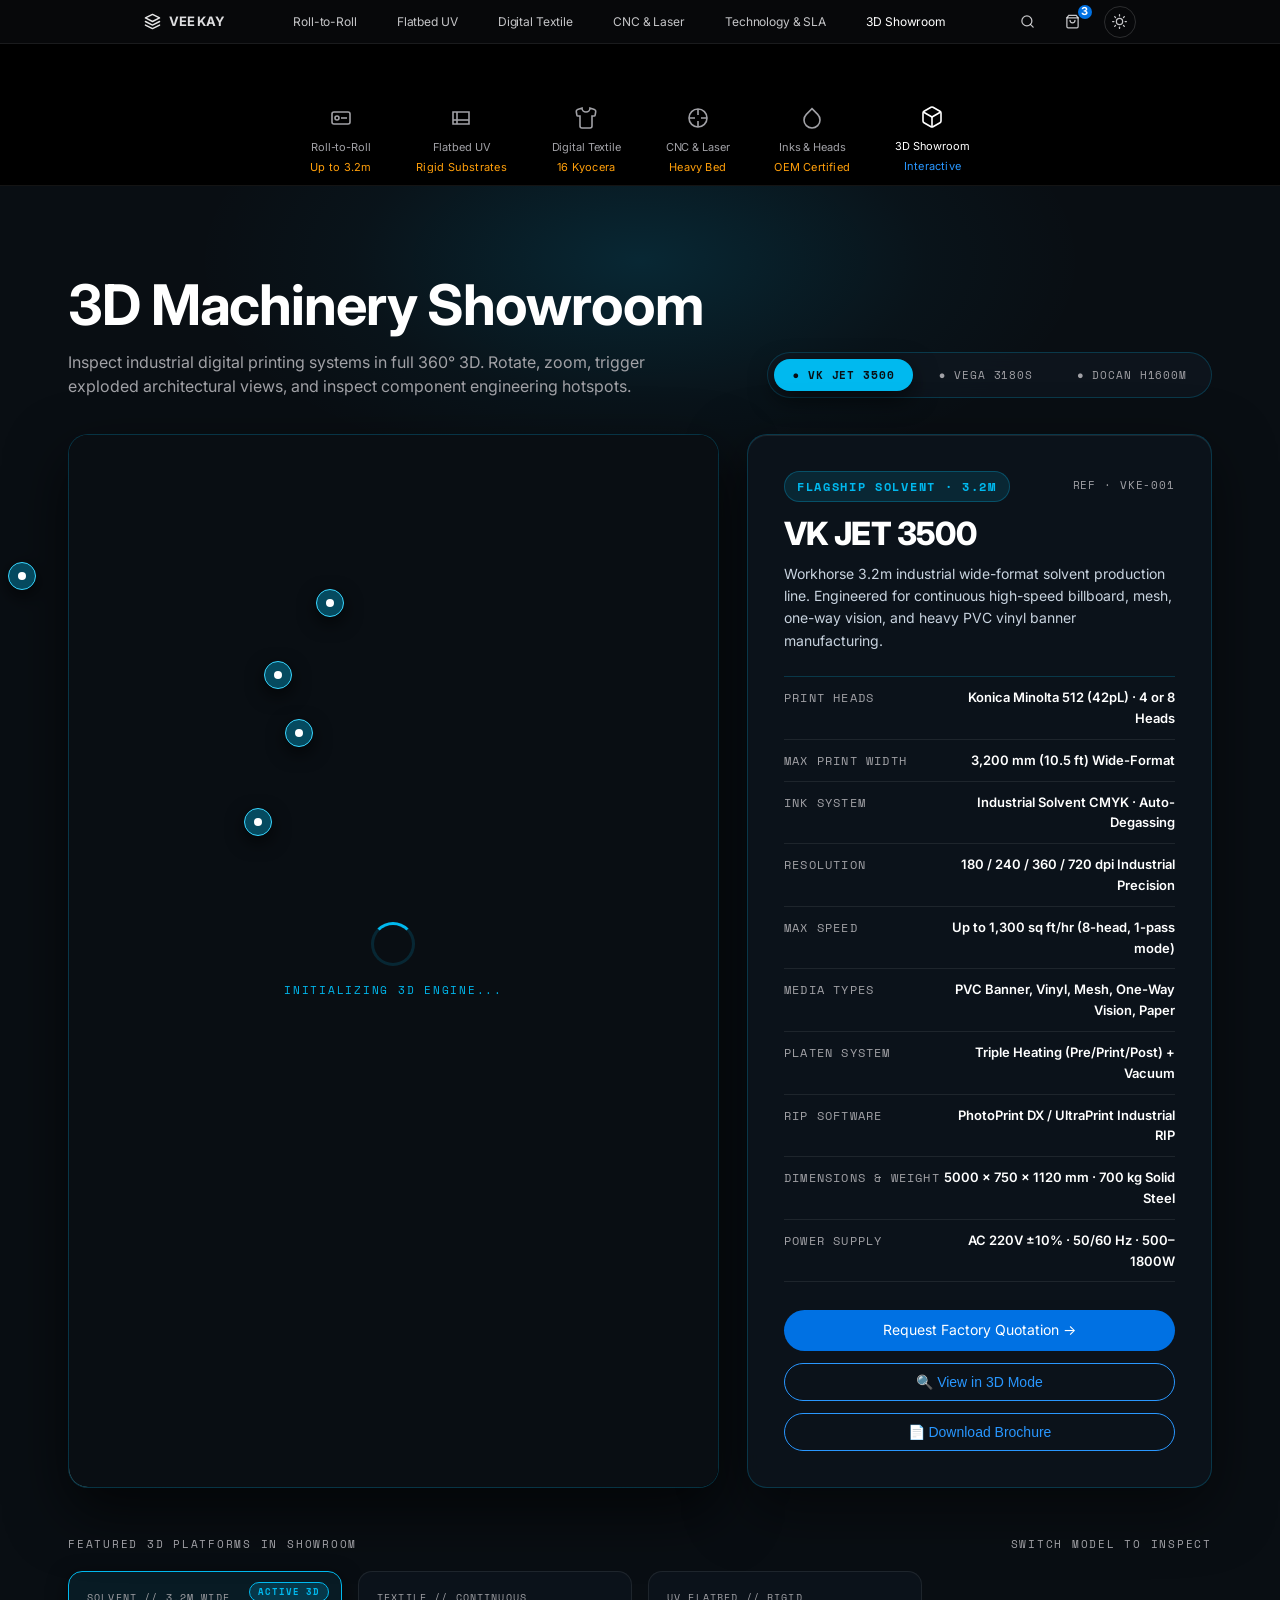
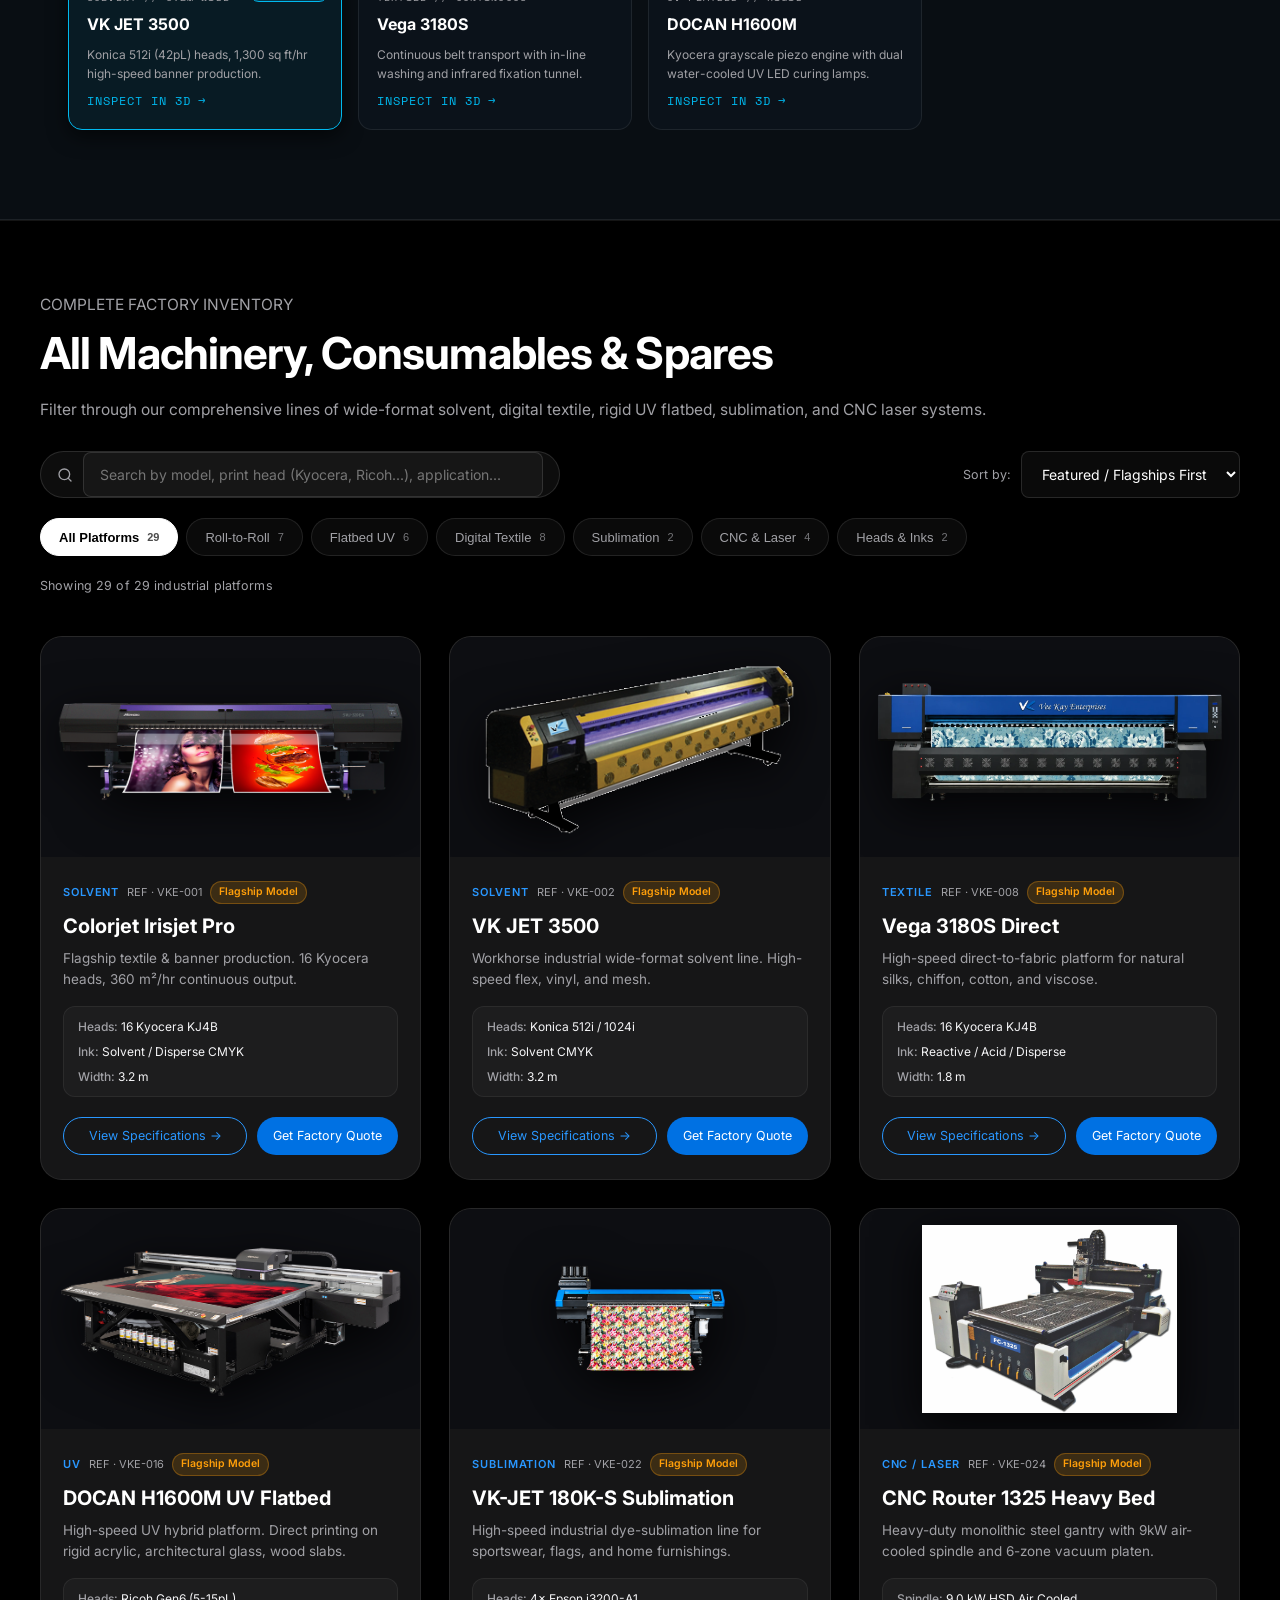
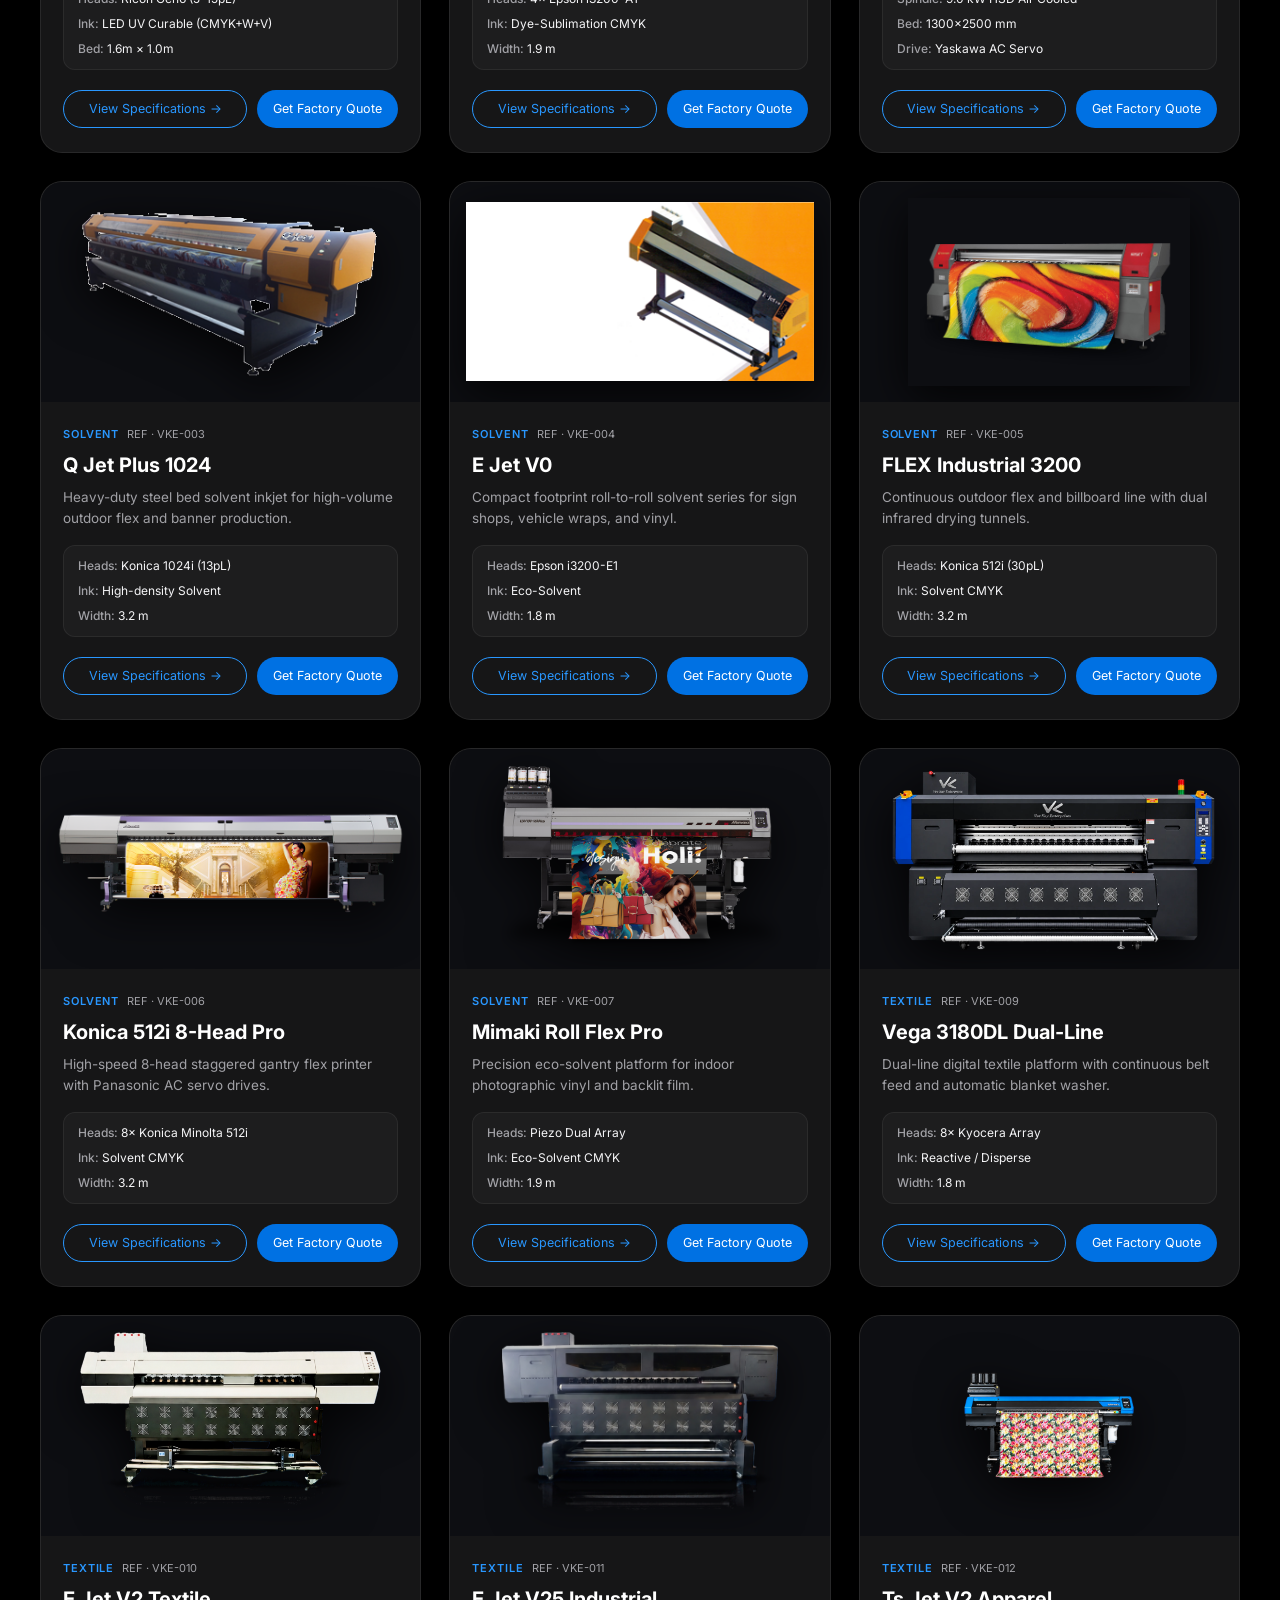
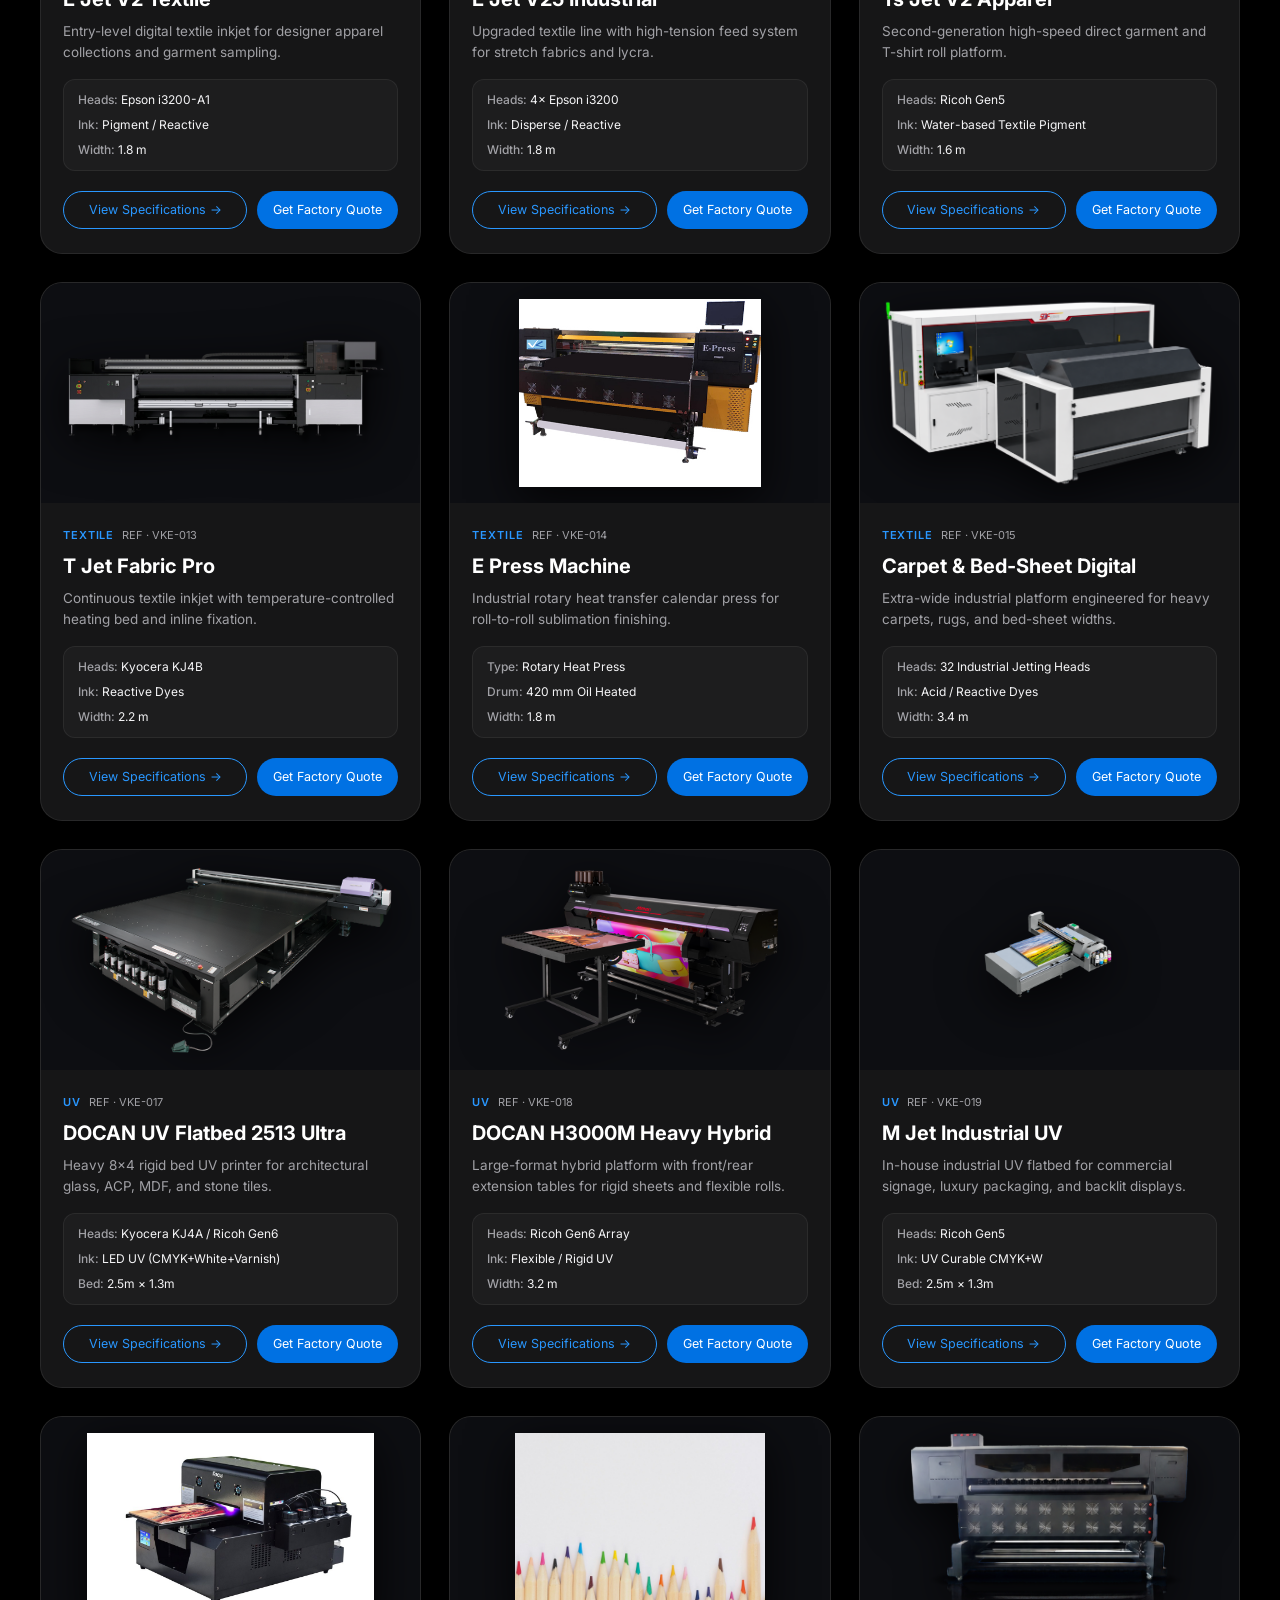
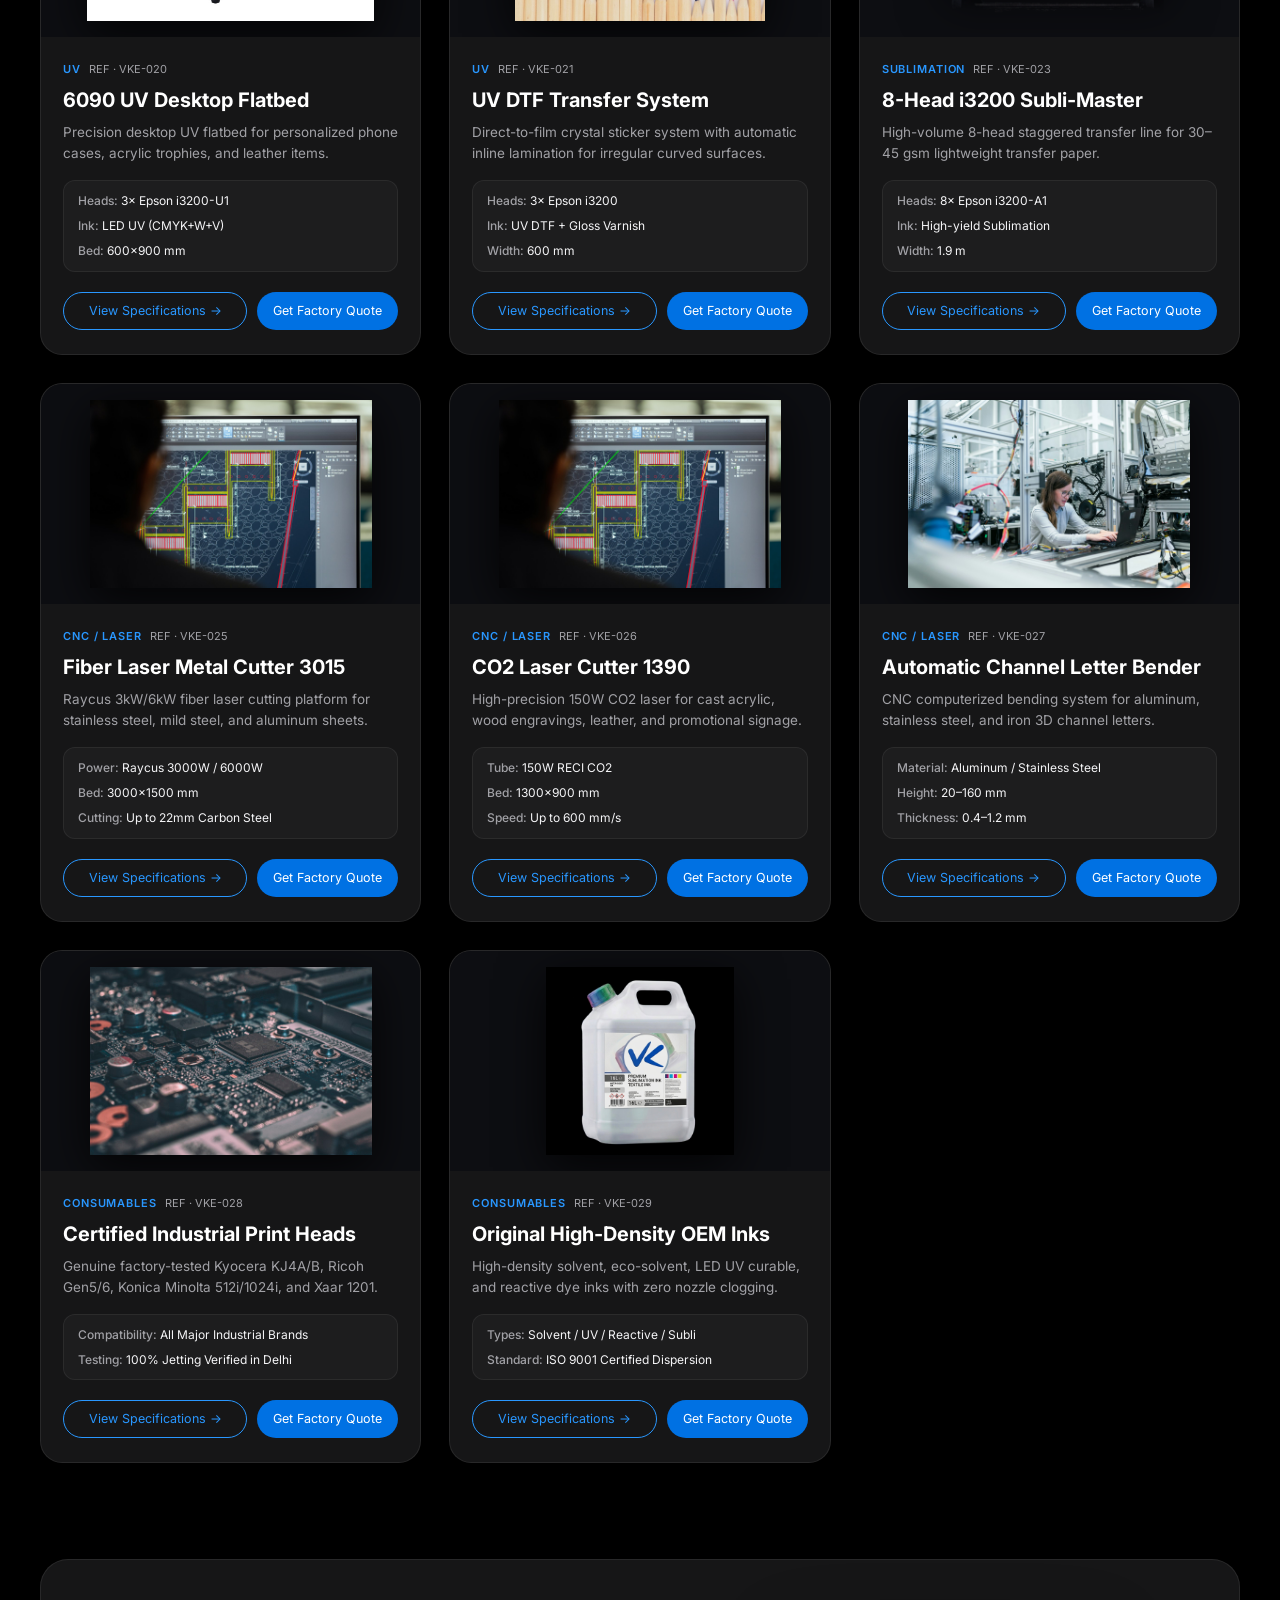
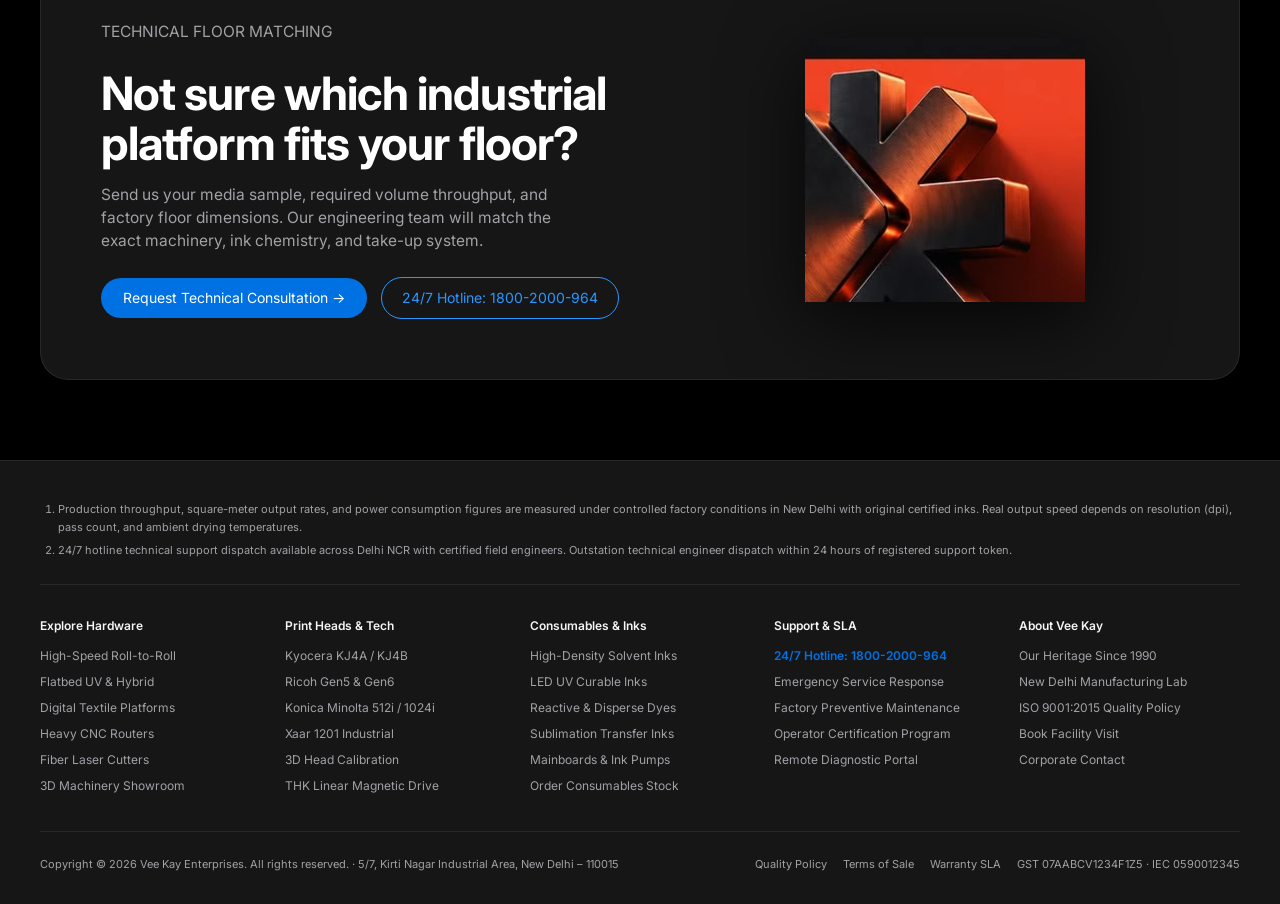
<file: products.html>
<!DOCTYPE html>
<html lang="en">
<head>
<meta charset="UTF-8">
<meta name="viewport" content="width=device-width, initial-scale=1.0">
<title>Interactive 3D Machinery Showroom &amp; Catalogue — Vee Kay Enterprises</title>
<meta name="description" content="Explore Vee Kay Enterprises' advanced industrial printing machinery in interactive 360° 3D. Inspect solvent, digital textile, and UV flatbed platforms with exploded views and technical specifications.">
<link rel="preconnect" href="https://fonts.googleapis.com">
<link rel="preconnect" href="https://fonts.gstatic.com" crossorigin>
<link href="https://fonts.googleapis.com/css2?family=Inter:wght@400;500;600;700;800&family=Space+Mono:wght@400;700&display=swap" rel="stylesheet">
<link rel="stylesheet" href="css/style.css?v=apple1">
<link rel="stylesheet" href="css/showroom-3d.css?v=apple1">
<link rel="stylesheet" href="css/apple-design-system.css?v=apple1">
<script>(function(){var t=localStorage.getItem("veekay-theme")||"dark";document.documentElement.setAttribute("data-theme",t);})();</script>
</head>
<body class="apple-theme">

<!-- 1. Apple Global Frosted Navigation Bar (44px) -->
<header class="apple-global-nav">
  <div class="apple-nav-inner">
    <a class="apple-logo-link" href="index.html" aria-label="Vee Kay Enterprises Home">
      <svg viewBox="0 0 24 24"><path d="M12 2L2 7l10 5 10-5-10-5zM2 17l10 5 10-5M2 12l10 5 10-5" stroke="#ffffff" stroke-width="2" stroke-linecap="round" stroke-linejoin="round" fill="none"/></svg>
      <span>VEE KAY</span>
    </a>

    <ul class="apple-nav-links" role="menubar">
      <li class="apple-nav-item" data-flyout="flyout-solvent" role="none">
        <a class="apple-nav-link" href="products.html#solvent" role="menuitem">Roll-to-Roll</a>
      </li>
      <li class="apple-nav-item" data-flyout="flyout-uv" role="none">
        <a class="apple-nav-link" href="products.html#uv" role="menuitem">Flatbed UV</a>
      </li>
      <li class="apple-nav-item" data-flyout="flyout-textile" role="none">
        <a class="apple-nav-link" href="products.html#textile" role="menuitem">Digital Textile</a>
      </li>
      <li class="apple-nav-item" data-flyout="flyout-cnc" role="none">
        <a class="apple-nav-link" href="products.html#cnc" role="menuitem">CNC &amp; Laser</a>
      </li>
      <li class="apple-nav-item" data-flyout="flyout-tech" role="none">
        <a class="apple-nav-link" href="about.html" role="menuitem">Technology &amp; SLA</a>
      </li>
      <li class="apple-nav-item active" role="none">
        <a class="apple-nav-link" href="products.html#showroom-3d-stage" role="menuitem">3D Showroom</a>
      </li>
    </ul>

    <div class="apple-nav-actions">
      <a href="products.html" class="apple-icon-btn" aria-label="Search catalog">
        <svg viewBox="0 0 24 24" stroke-width="2" stroke-linecap="round"><circle cx="11" cy="11" r="8"></circle><line x1="21" y1="21" x2="16.65" y2="16.65"></line></svg>
      </a>
      <a href="enquiry.html" class="apple-icon-btn apple-quote-badge" aria-label="Quote Shortlist">
        <svg viewBox="0 0 24 24" stroke-width="2" stroke-linecap="round"><path d="M6 2L3 6v14a2 2 0 0 0 2 2h14a2 2 0 0 0 2-2V6l-3-4z"></path><line x1="3" y1="6" x2="21" y2="6"></line><path d="M16 10a4 4 0 0 1-8 0"></path></svg>
        <span class="apple-badge-count">3</span>
      </a>
      <button class="apple-theme-toggle" aria-label="Toggle Color Theme" title="Toggle Color Theme"><svg viewBox="0 0 24 24"><circle cx="12" cy="12" r="5"></circle><line x1="12" y1="1" x2="12" y2="3"></line><line x1="12" y1="21" x2="12" y2="23"></line><line x1="4.22" y1="4.22" x2="5.64" y2="5.64"></line><line x1="18.36" y1="18.36" x2="19.78" y2="19.78"></line><line x1="1" y1="12" x2="3" y2="12"></line><line x1="21" y1="12" x2="23" y2="12"></line><line x1="4.22" y1="19.78" x2="5.64" y2="18.36"></line><line x1="18.36" y1="5.64" x2="19.78" y2="4.22"></line></svg></button>
      <button class="apple-mobile-burger" id="apple-mobile-burger" aria-label="Open mobile menu">
        <svg width="20" height="20" viewBox="0 0 24 24" fill="none" stroke="currentColor" stroke-width="2" stroke-linecap="round"><line x1="3" y1="7" x2="21" y2="7"></line><line x1="3" y1="17" x2="21" y2="17"></line></svg>
      </button>
    </div>
  </div>
</header>

<!-- Apple Mobile Drawer Navigation -->
<div class="apple-mobile-drawer" id="apple-mobile-drawer" role="dialog" aria-modal="true" aria-label="Mobile Navigation">
  <div class="apple-mobile-drawer-inner">
    <ul class="apple-mobile-nav-list">
      <li><a href="index.html" class="apple-mob-link">Home &rsaquo;</a></li>
      <li><a href="products.html#solvent" class="apple-mob-link">Roll-to-Roll Systems &rsaquo;</a></li>
      <li><a href="products.html#uv" class="apple-mob-link">Flatbed UV &amp; Hybrid &rsaquo;</a></li>
      <li><a href="products.html#textile" class="apple-mob-link">Digital Textile &rsaquo;</a></li>
      <li><a href="products.html#cnc" class="apple-mob-link">CNC Routers &amp; Laser &rsaquo;</a></li>
      <li><a href="about.html" class="apple-mob-link">Technology &amp; SLA &rsaquo;</a></li>
      <li><a href="products.html#showroom-3d-stage" class="apple-mob-link highlight">3D Interactive Showroom &rsaquo;</a></li>
      <li><a href="contact.html" class="apple-mob-link">Contact &amp; Factory Tour &rsaquo;</a></li>
    </ul>
    <div class="apple-mob-cta-box">
      <a href="enquiry.html" class="apple-btn-pill-primary" style="width:100%;">Request Factory Quote &rarr;</a>
      <a href="tel:18002000964" class="apple-mob-hotline">24/7 Helpline: 1800-2000-964</a>
    </div>
  </div>
</div>


<div class="apple-nav-dimmer" id="apple-nav-dimmer"></div>

<!-- Flyout 1: Roll-to-Roll -->
<div class="apple-flyout-overlay" id="flyout-solvent" role="region" aria-label="Roll to Roll Mega Menu">
  <div class="apple-flyout-body">
    <div class="flyout-heading-col">
      <div class="flyout-kicker">Explore Lineup</div>
      <div class="flyout-giant-title">Roll-to-Roll Systems</div>
      <a href="products.html#solvent" class="flyout-explore-all">Explore all roll printers &rarr;</a>
    </div>
    <div class="flyout-models-grid">
      <a href="machine.html?m=Colorjet%20Irisjet%203200" class="flyout-model-card">
        <img src="assets/img/original/mimaki-swj-320ea.png" alt="Colorjet Irisjet" class="flyout-model-thumb">
        <span class="flyout-model-name">Irisjet Pro 3200</span>
        <span class="flyout-model-spec">16 Kyocera Heads · 360 m²/hr</span>
      </a>
      <a href="machine.html?m=VK%20JET%203500" class="flyout-model-card">
        <img src="assets/img/products-items/VK-JET-3500.png" alt="VK-JET 3500" class="flyout-model-thumb">
        <span class="flyout-model-name">VK-JET 3500</span>
        <span class="flyout-model-spec">Konica 1024i · High-Speed Flex</span>
      </a>
      <a href="machine.html?m=Q-Jet%20Plus%201024" class="flyout-model-card">
        <img src="assets/img/products-items/Q-Jet-Plus-1024.png" alt="Q-Jet Plus" class="flyout-model-thumb">
        <span class="flyout-model-name">Q-Jet Plus 1024</span>
        <span class="flyout-model-spec">Eco-Solvent · Heavy Steel Bed</span>
      </a>
    </div>
    <div class="flyout-quick-links">
      <div class="flyout-quick-title">Quick Links</div>
      <ul class="flyout-link-list">
        <li><a href="products.html#solvent">Compare Roll Specifications</a></li>
        <li><a href="about.html">Konica Minolta &amp; Kyocera SLA</a></li>
        <li><a href="enquiry.html">Request Factory Pricing</a></li>
        <li><a href="contact.html">Order Sample Media Rolls</a></li>
      </ul>
    </div>
  </div>
</div>

<!-- Flyout 2: Flatbed UV -->
<div class="apple-flyout-overlay" id="flyout-uv" role="region" aria-label="Flatbed UV Mega Menu">
  <div class="apple-flyout-body">
    <div class="flyout-heading-col">
      <div class="flyout-kicker">Explore Lineup</div>
      <div class="flyout-giant-title">UV Flatbed &amp; Hybrid</div>
      <a href="products.html#uv" class="flyout-explore-all">Explore all UV platforms &rarr;</a>
    </div>
    <div class="flyout-models-grid">
      <a href="machine.html?m=DOCAN%20H1600M" class="flyout-model-card">
        <img src="assets/img/original/mimaki-jfx200-2513ex.png" alt="DOCAN H1600M" class="flyout-model-thumb">
        <span class="flyout-model-name">DOCAN H1600M</span>
        <span class="flyout-model-spec">Ricoh Gen6 · White + Varnish</span>
      </a>
      <a href="machine.html?m=DOCAN%20UV%20Flatbed%202513" class="flyout-model-card">
        <img src="assets/img/original/mimaki-jfx200-2531.png" alt="DOCAN 2513" class="flyout-model-thumb">
        <span class="flyout-model-name">DOCAN 2513 Ultra</span>
        <span class="flyout-model-spec">2.5m &times; 1.3m Rigid Glass Bed</span>
      </a>
      <a href="products.html#uv" class="flyout-model-card">
        <img src="assets/img/original/mimaki-uj330h-160.png" alt="UV Hybrid Roll" class="flyout-model-thumb">
        <span class="flyout-model-name">H3000 Heavy Hybrid</span>
        <span class="flyout-model-spec">Dual Roll + Flatbed Substrates</span>
      </a>
    </div>
    <div class="flyout-quick-links">
      <div class="flyout-quick-title">Substrate Testing</div>
      <ul class="flyout-link-list">
        <li><a href="products.html#uv">Rigid Acrylic &amp; Architectural Glass</a></li>
        <li><a href="products.html#uv">Aluminum Composite &amp; Ceramic</a></li>
        <li><a href="enquiry.html">Schedule UV Adhesion Test</a></li>
        <li><a href="contact.html">LED Curing Lamp Specifications</a></li>
      </ul>
    </div>
  </div>
</div>

<!-- Flyout 3: Digital Textile -->
<div class="apple-flyout-overlay" id="flyout-textile" role="region" aria-label="Digital Textile Mega Menu">
  <div class="apple-flyout-body">
    <div class="flyout-heading-col">
      <div class="flyout-kicker">Explore Lineup</div>
      <div class="flyout-giant-title">Digital Textile</div>
      <a href="products.html#textile" class="flyout-explore-all">Explore all textile platforms &rarr;</a>
    </div>
    <div class="flyout-models-grid">
      <a href="machine.html?m=Vega%203180S" class="flyout-model-card">
        <img src="assets/img/original/VKE-3208 TX.webp" alt="Vega 3180S" class="flyout-model-thumb">
        <span class="flyout-model-name">Vega 3180S Direct</span>
        <span class="flyout-model-spec">16 Heads · Continuous Belt Feed</span>
      </a>
      <a href="products.html#textile" class="flyout-model-card">
        <img src="assets/img/original/V1808E.png" alt="Textile Roll" class="flyout-model-thumb">
        <span class="flyout-model-name">Subli-Pro 1900</span>
        <span class="flyout-model-spec">High-Speed Industrial Transfer</span>
      </a>
      <a href="products.html#textile" class="flyout-model-card">
        <img src="assets/img/original/mimaki-ts100-160.png" alt="Direct Garment" class="flyout-model-thumb">
        <span class="flyout-model-name">TexJet Master</span>
        <span class="flyout-model-spec">Direct-to-Film &amp; Garment Roll</span>
      </a>
    </div>
    <div class="flyout-quick-links">
      <div class="flyout-quick-title">Fabric Applications</div>
      <ul class="flyout-link-list">
        <li><a href="products.html#textile">Reactive &amp; Disperse Inks</a></li>
        <li><a href="products.html#textile">Pure Silk, Chiffon &amp; Cotton</a></li>
        <li><a href="about.html">Steam &amp; Wash Calibration</a></li>
        <li><a href="enquiry.html">Request Color Swatch Book</a></li>
      </ul>
    </div>
  </div>
</div>

<!-- Flyout 4: CNC & Finishing -->
<div class="apple-flyout-overlay" id="flyout-cnc" role="region" aria-label="CNC and Laser Mega Menu">
  <div class="apple-flyout-body">
    <div class="flyout-heading-col">
      <div class="flyout-kicker">Explore Lineup</div>
      <div class="flyout-giant-title">CNC &amp; Finishing</div>
      <a href="products.html#cnc" class="flyout-explore-all">Explore cutting platforms &rarr;</a>
    </div>
    <div class="flyout-models-grid">
      <a href="products.html#cnc" class="flyout-model-card">
        <img src="assets/img/products/7.png" alt="CNC Router" class="flyout-model-thumb">
        <span class="flyout-model-name">FC-1325 Heavy Duty</span>
        <span class="flyout-model-spec">9kW Air Spindle · Vacuum Bed</span>
      </a>
      <a href="products.html#cnc" class="flyout-model-card">
        <img src="assets/img/products/8.png" alt="Fiber Laser" class="flyout-model-thumb">
        <span class="flyout-model-name">Fiber Laser 3015</span>
        <span class="flyout-model-spec">Raycus 3kW · Sheet Metal Cut</span>
      </a>
      <a href="products.html#cnc" class="flyout-model-card">
        <img src="assets/img/curated/laser_cutting.jpg" alt="CO2 Laser" class="flyout-model-thumb">
        <span class="flyout-model-name">CO2 Laser 1390</span>
        <span class="flyout-model-spec">Precision Acrylic &amp; Wood Cut</span>
      </a>
    </div>
    <div class="flyout-quick-links">
      <div class="flyout-quick-title">Tooling &amp; Cut</div>
      <ul class="flyout-link-list">
        <li><a href="products.html#cnc">Heavy Steel Fabrication Gantries</a></li>
        <li><a href="products.html#cnc">Channel Letter Bending Machines</a></li>
        <li><a href="enquiry.html">Request Tooling Demonstration</a></li>
      </ul>
    </div>
  </div>
</div>

<!-- Flyout 5: Technology & SLA -->
<div class="apple-flyout-overlay" id="flyout-tech" role="region" aria-label="Technology and SLA Mega Menu">
  <div class="apple-flyout-body">
    <div class="flyout-heading-col">
      <div class="flyout-kicker">Industrial Heritage</div>
      <div class="flyout-giant-title">Technology &amp; SLA</div>
      <a href="about.html" class="flyout-explore-all">Read our engineering history &rarr;</a>
    </div>
    <div class="flyout-models-grid">
      <a href="about.html" class="flyout-model-card">
        <img src="assets/img/curated/print_head.jpg" alt="Print Heads" class="flyout-model-thumb">
        <span class="flyout-model-name">Certified Print Heads</span>
        <span class="flyout-model-spec">Kyocera, Ricoh &amp; Konica Minolta</span>
      </a>
      <a href="about.html" class="flyout-model-card">
        <img src="assets/img/curated/facility_hall.jpg" alt="Facility Hall" class="flyout-model-thumb">
        <span class="flyout-model-name">New Delhi Factory Lab</span>
        <span class="flyout-model-spec">Kirti Nagar Industrial Area</span>
      </a>
      <a href="about.html" class="flyout-model-card">
        <img src="assets/img/curated/inks_cmyk.jpg" alt="Genuine Inks" class="flyout-model-thumb">
        <span class="flyout-model-name">Genuine OEM Inks</span>
        <span class="flyout-model-spec">High-density pigment dispersion</span>
      </a>
    </div>
    <div class="flyout-quick-links">
      <div class="flyout-quick-title">Support &amp; Guarantee</div>
      <ul class="flyout-link-list">
        <li><a href="contact.html">24/7 Hotline SLA Guarantee</a></li>
        <li><a href="about.html">ISO 9001 Certified Factory</a></li>
        <li><a href="enquiry.html">Book On-Site Operator Training</a></li>
      </ul>
    </div>
  </div>
</div>

<!-- 2. Apple Product Family Sub-Nav Ribbon -->
<nav class="apple-ribbon-bar" aria-label="Machinery Categories">
  <div class="apple-ribbon-scroll">
    <a href="products.html#solvent" class="apple-ribbon-item">
      <div class="apple-ribbon-icon">
        <svg viewBox="0 0 24 24"><rect x="3" y="6" width="18" height="12" rx="2"></rect><circle cx="8" cy="12" r="2"></circle><path d="M12 12h6"></path></svg>
      </div>
      <span class="apple-ribbon-label">Roll-to-Roll</span>
      <span class="apple-ribbon-badge">Up to 3.2m</span>
    </a>
    <a href="products.html#uv" class="apple-ribbon-item">
      <div class="apple-ribbon-icon">
        <svg viewBox="0 0 24 24"><path d="M4 6h16v12H4z"></path><path d="M4 14h16"></path><path d="M8 6v12"></path></svg>
      </div>
      <span class="apple-ribbon-label">Flatbed UV</span>
      <span class="apple-ribbon-badge">Rigid Substrates</span>
    </a>
    <a href="products.html#textile" class="apple-ribbon-item">
      <div class="apple-ribbon-icon">
        <svg viewBox="0 0 24 24"><path d="M20.38 3.46L16 2a4 4 0 0 1-8 0L3.62 3.46a2 2 0 0 0-1.34 2.23l.58 3.47a1 1 0 0 0 .99.84H6v10c0 1.1.9 2 2 2h8a2 2 0 0 0 2-2V10h2.15a1 1 0 0 0 .99-.84l.58-3.47a2 2 0 0 0-1.34-2.23z"></path></svg>
      </div>
      <span class="apple-ribbon-label">Digital Textile</span>
      <span class="apple-ribbon-badge">16 Kyocera</span>
    </a>
    <a href="products.html#cnc" class="apple-ribbon-item">
      <div class="apple-ribbon-icon">
        <svg viewBox="0 0 24 24"><circle cx="12" cy="12" r="9"></circle><path d="M12 3v6M12 15v6M3 12h6M15 12h6"></path></svg>
      </div>
      <span class="apple-ribbon-label">CNC &amp; Laser</span>
      <span class="apple-ribbon-badge">Heavy Bed</span>
    </a>
    <a href="about.html" class="apple-ribbon-item">
      <div class="apple-ribbon-icon">
        <svg viewBox="0 0 24 24"><path d="M12 2.69l5.66 5.66a8 8 0 1 1-11.31 0z"></path></svg>
      </div>
      <span class="apple-ribbon-label">Inks &amp; Heads</span>
      <span class="apple-ribbon-badge">OEM Certified</span>
    </a>
    <a href="products.html#showroom-3d-stage" class="apple-ribbon-item active">
      <div class="apple-ribbon-icon">
        <svg viewBox="0 0 24 24"><path d="M21 16V8a2 2 0 0 0-1-1.73l-7-4a2 2 0 0 0-2 0l-7 4A2 2 0 0 0 3 8v8a2 2 0 0 0 1 1.73l7 4a2 2 0 0 0 2 0l7-4A2 2 0 0 0 21 16z"></path><polyline points="3.27 6.96 12 12.01 20.73 6.96"></polyline><line x1="12" y1="22.08" x2="12" y2="12"></line></svg>
      </div>
      <span class="apple-ribbon-label">3D Showroom</span>
      <span class="apple-ribbon-badge" style="color:var(--apple-link);">Interactive</span>
    </a>
  </div>
</nav>

<main>
<!-- =========================================================================
     3D INDUSTRIAL MACHINERY SHOWROOM SECTION
     ========================================================================= -->
<section class="showroom-section" id="showroom-3d-stage">
  <div class="wrap">

    <!-- Showroom Header -->
    <div class="showroom-header">
      <div class="showroom-header-left">
        <h1 style="font-size:clamp(32px,4.5vw,56px);font-weight:700;letter-spacing:-0.02em;color:#ffffff;margin:0 0 14px 0;">3D Machinery Showroom</h1>
        <p class="lead" style="color:var(--apple-text-dim);font-size:16px;line-height:1.5;max-width:65ch;">Inspect industrial digital printing systems in full 360° 3D. Rotate, zoom, trigger exploded architectural views, and inspect component engineering hotspots.</p>
      </div>

      <!-- Flagship Selector Buttons -->
      <div class="sr-selector-bar" role="tablist" aria-label="Select 3D Machine Model">
        <button class="sr-select-btn active" data-key="VK JET 3500" role="tab" aria-selected="true">
          <span>●</span> VK JET 3500
        </button>
        <button class="sr-select-btn" data-key="Vega 3180S" role="tab" aria-selected="false">
          <span>●</span> Vega 3180S
        </button>
        <button class="sr-select-btn" data-key="DOCAN H1600M" role="tab" aria-selected="false">
          <span>●</span> DOCAN H1600M
        </button>
      </div>
    </div>

    <!-- 3D Stage & Specifications Grid -->
    <div class="showroom-stage-grid">

      <!-- Left: Interactive 3D Canvas Card -->
      <div class="sr-viewer-card" id="sr-viewer-card">

        <!-- Loading Overlay -->
        <div class="sr-loading-overlay">
          <div class="sr-spinner"></div>
          <span class="sr-loading-text">INITIALIZING 3D ENGINE...</span>
        </div>

        <!-- Canvas Container -->
        <div class="sr-canvas-wrap" aria-label="Interactive 3D model viewport. Click and drag to rotate, scroll to zoom."></div>

        <!-- Top Floating HUD Controls -->
        <div class="sr-hud-top">
          <div class="sr-badge-live">
            <span class="live-dot"></span>
            <span>REAL-TIME 3D ACTIVE</span>
          </div>

          <div class="sr-hud-tools">
            <button class="sr-tool-btn" id="sr-btn-explode" title="Toggle Exploded Mechanical View">
              <span>💥</span> Exploded View
            </button>
            <button class="sr-tool-btn active" id="sr-btn-hotspots" title="Toggle Engineering Hotspot Markers">
              <span>📍</span> Hotspots
            </button>
            <button class="sr-tool-btn" id="sr-btn-reset" title="Reset Camera to Default Angle">
              <span>↺</span> Reset
            </button>
            <button class="sr-tool-btn" id="sr-btn-fullscreen" title="Toggle Fullscreen 3D Viewport">
              <span>⛶</span> Fullscreen
            </button>
          </div>
        </div>

        <!-- Bottom Camera Presets HUD -->
        <div class="sr-hud-bottom">
          <div class="sr-presets-dock" role="group" aria-label="Camera Presets">
            <button class="sr-preset-btn active" data-preset="iso">3D Isometric</button>
            <button class="sr-preset-btn" data-preset="front">Front View</button>
            <button class="sr-preset-btn" data-preset="side">Side Tower</button>
            <button class="sr-preset-btn" data-preset="rear">Rear Feeder</button>
            <button class="sr-preset-btn" data-preset="top">Top Platen</button>
          </div>

          <div class="sr-hud-hint">
            <span>🖱️ Drag to rotate &middot; 📜 Scroll to zoom &middot; 👆 Tap pins for component specs</span>
          </div>
        </div>

        <!-- Floating Hotspot Information Modal -->
        <div class="sr-hotspot-modal" id="sr-hotspot-modal" role="dialog" aria-modal="true">
          <button class="sr-hotspot-modal-close" aria-label="Close component details">&times;</button>
          <div class="sr-hotspot-kicker">ENGINEERING SUBSYSTEM</div>
          <div class="sr-hotspot-title">Component Name</div>
          <p class="sr-hotspot-desc">Technical specification details.</p>
          <div class="sr-hotspot-spec-pill">Metric Specification</div>
        </div>

      </div>

      <!-- Right: Glassmorphic Technical Specifications HUD Panel -->
      <div class="sr-spec-panel" id="sr-spec-panel">
        <div>
          <div class="sr-panel-meta">
            <span class="sr-cat-pill">Flagship Solvent · 3.2M</span>
            <span class="sr-ref-code">REF · VKE-001</span>
          </div>

          <h2 class="sr-product-name">VK JET 3500</h2>
          <p class="sr-product-blurb">Workhorse 3.2m industrial wide-format solvent production line. Engineered for continuous high-speed billboard, mesh, one-way vision, and heavy PVC vinyl banner manufacturing.</p>

          <!-- Specifications Table -->
          <div class="sr-specs-table">
            <!-- Rendered dynamically by showroom-3d.js -->
          </div>
        </div>

        <!-- Action Button Row -->
        <div class="sr-action-group">
          <a class="apple-btn-pill-primary" href="enquiry.html?machine=VK%20JET%203500" style="text-align:center;">
            <span>Request Factory Quotation &rarr;</span>
          </a>
          <button class="apple-btn-pill-secondary" id="sr-btn-view3d" style="background:transparent;">
            <span>🔍 View in 3D Mode</span>
          </button>
          <button class="apple-btn-pill-secondary" id="sr-btn-datasheet" style="background:transparent;">
            <span>📄 Download Brochure</span>
          </button>
        </div>
      </div>

    </div>

    <!-- 3D Machinery Selection Dock -->
    <div class="sr-dock-wrap">
      <div class="sr-dock-title">
        <span>FEATURED 3D PLATFORMS IN SHOWROOM</span>
        <span>SWITCH MODEL TO INSPECT</span>
      </div>

      <div class="sr-dock-grid">
        <!-- Card 1 -->
        <div class="sr-dock-card active" data-key="VK JET 3500">
          <div>
            <div class="sr-dock-cat">SOLVENT // 3.2M WIDE</div>
            <div class="sr-dock-name">VK JET 3500</div>
            <p style="color:var(--sr-silver-muted);font-size:12px;margin:0;">Konica 512i (42pL) heads, 1,300 sq ft/hr high-speed banner production.</p>
          </div>
          <div class="sr-dock-link">Inspect in 3D &rarr;</div>
        </div>

        <!-- Card 2 -->
        <div class="sr-dock-card" data-key="Vega 3180S">
          <div>
            <div class="sr-dock-cat">TEXTILE // CONTINUOUS</div>
            <div class="sr-dock-name">Vega 3180S</div>
            <p style="color:var(--sr-silver-muted);font-size:12px;margin:0;">Continuous belt transport with in-line washing and infrared fixation tunnel.</p>
          </div>
          <div class="sr-dock-link">Inspect in 3D &rarr;</div>
        </div>

        <!-- Card 3 -->
        <div class="sr-dock-card" data-key="DOCAN H1600M">
          <div>
            <div class="sr-dock-cat">UV FLATBED // RIGID</div>
            <div class="sr-dock-name">DOCAN H1600M</div>
            <p style="color:var(--sr-silver-muted);font-size:12px;margin:0;">Kyocera grayscale piezo engine with dual water-cooled UV LED curing lamps.</p>
          </div>
          <div class="sr-dock-link">Inspect in 3D &rarr;</div>
        </div>
      </div>
    </div>

  </div>
</section>

<!-- =========================================================================
     COMPLETE CATALOGUE DIRECTORY (ALL 35 PLATFORMS)
     ========================================================================= -->
<section class="apple-cat-section" id="catalog-section">
  <div class="apple-wrap">
    <div class="apple-catalog-header">
      <p class="apple-kicker">COMPLETE FACTORY INVENTORY</p>
      <h2>All Machinery, Consumables &amp; Spares</h2>
      <p>Filter through our comprehensive lines of wide-format solvent, digital textile, rigid UV flatbed, sublimation, and CNC laser systems.</p>
    </div>

    <!-- Apple-style Interactive Search & Filter Controls Toolbar -->
    <div class="apple-catalog-controls">
      <div class="apple-controls-top">
        <div class="apple-search-box">
          <svg class="apple-search-icon" width="16" height="16" viewBox="0 0 24 24" fill="none" stroke="currentColor" stroke-width="2" stroke-linecap="round"><circle cx="11" cy="11" r="8"></circle><line x1="21" y1="21" x2="16.65" y2="16.65"></line></svg>
          <input type="search" id="catalog-search" placeholder="Search by model, print head (Kyocera, Ricoh...), application..." aria-label="Search machinery catalog">
        </div>
        <div class="apple-sort-box">
          <label for="catalog-sort" class="apple-sort-lbl">Sort by:</label>
          <select id="catalog-sort" class="apple-sort-select" aria-label="Sort catalog">
            <option value="featured">Featured / Flagships First</option>
            <option value="name-asc">Model: A &rarr; Z</option>
            <option value="cat">Category</option>
          </select>
        </div>
      </div>
      <!-- Category Filter Pills -->
      <div class="apple-cat-pills" id="cat-pills"></div>
      <!-- Live Count Status -->
      <div class="apple-catalog-status" id="catalog-status" aria-live="polite">Showing all 28 industrial systems</div>
    </div>

    <!-- Product Grid Container -->
    <div class="apple-product-grid" id="product-grid"></div>
  </div>
</section>

<!-- Section: Consultation CTA -->
<section class="apple-wrap" style="margin-bottom:80px;">
  <div class="apple-lab-card" style="background:#161617;border:1px solid rgba(255,255,255,0.08);">
    <div class="apple-lab-copy">
      <p class="apple-kicker">TECHNICAL FLOOR MATCHING</p>
      <h2>Not sure which industrial platform fits your floor?</h2>
      <p>Send us your media sample, required volume throughput, and factory floor dimensions. Our engineering team will match the exact machinery, ink chemistry, and take-up system.</p>
      <div class="apple-cta-cluster" style="justify-content:flex-start;margin-bottom:0;">
        <a href="enquiry.html" class="apple-btn-pill-primary">Request Technical Consultation &rarr;</a>
        <a href="tel:18002000964" class="apple-btn-pill-secondary">24/7 Hotline: 1800-2000-964</a>
      </div>
    </div>
    <div class="apple-lab-visual" style="display:flex;align-items:center;justify-content:center;">
      <img src="assets/img/cta_star.png" alt="Precision engineering symbol" style="max-width:280px;height:auto;" loading="lazy">
    </div>
  </div>
</section>
</main>

<!-- Printable Engineering Datasheet Modal -->
<div class="sr-datasheet-modal" id="sr-datasheet-modal" role="dialog" aria-modal="true">
  <div class="sr-datasheet-paper">
    <div style="display:flex;justify-content:space-between;align-items:flex-start;border-bottom:1px solid var(--sr-line-cyan);padding-bottom:18px;margin-bottom:20px;">
      <div>
        <p style="font-family:var(--mono);color:var(--sr-cyan);font-size:12px;letter-spacing:0.18em;margin:0 0 6px 0;">VEE KAY ENTERPRISES // ENGINEERING DATASHEET</p>
        <h2 id="ds-machine-name" style="margin:0;font-size:26px;color:#ffffff;">MACHINE NAME</h2>
        <span id="ds-machine-cat" style="font-family:var(--mono);color:var(--sr-silver-muted);font-size:12px;">Category</span>
      </div>
      <button id="ds-modal-close" style="background:transparent;border:1px solid rgba(255,255,255,0.2);color:#ffffff;padding:6px 14px;border-radius:999px;cursor:pointer;font-family:var(--mono);font-size:11px;">Close ✕</button>
    </div>

    <p id="ds-machine-blurb" style="font-size:14px;color:var(--sr-silver);line-height:1.6;margin-bottom:24px;"></p>

    <div style="background:rgba(0,0,0,0.3);border:1px solid rgba(255,255,255,0.08);border-radius:12px;padding:18px;margin-bottom:24px;">
      <h3 style="font-family:var(--mono);font-size:12px;color:var(--sr-cyan);letter-spacing:0.12em;margin:0 0 14px 0;">VERIFIED FACTORY SPECIFICATIONS</h3>
      <div id="ds-specs-body"></div>
    </div>

    <div style="display:flex;justify-content:space-between;align-items:center;flex-wrap:wrap;gap:12px;border-top:1px solid rgba(255,255,255,0.08);padding-top:18px;">
      <span style="font-family:var(--mono);font-size:12px;color:var(--sr-silver-muted);">GST: 07AAAPW5866E1ZF &middot; IEC: 0502039418</span>
      <button onclick="window.print()" style="background:var(--sr-cyan);color:#090e13;font-family:var(--mono);font-size:11px;font-weight:700;border:none;padding:10px 20px;border-radius:999px;cursor:pointer;">🖨️ Print Datasheet</button>
    </div>
  </div>
</div>

<footer class="apple-footer-global">
  <div class="apple-wrap">
    <div class="apple-footnotes-block">
      <ol>
        <li>Production throughput, square-meter output rates, and power consumption figures are measured under controlled factory conditions in New Delhi with original certified inks. Real output speed depends on resolution (dpi), pass count, and ambient drying temperatures.</li>
        <li>24/7 hotline technical support dispatch available across Delhi NCR with certified field engineers. Outstation technical engineer dispatch within 24 hours of registered support token.</li>
      </ol>
    </div>

    <div class="apple-footer-nav-grid">
      <div class="apple-footer-col">
        <div class="apple-footer-title">Explore Hardware</div>
        <ul>
          <li><a href="products.html#solvent">High-Speed Roll-to-Roll</a></li>
          <li><a href="products.html#uv">Flatbed UV &amp; Hybrid</a></li>
          <li><a href="products.html#textile">Digital Textile Platforms</a></li>
          <li><a href="products.html#cnc">Heavy CNC Routers</a></li>
          <li><a href="products.html#cnc">Fiber Laser Cutters</a></li>
          <li><a href="products.html#showroom-3d-stage">3D Machinery Showroom</a></li>
        </ul>
      </div>

      <div class="apple-footer-col">
        <div class="apple-footer-title">Print Heads &amp; Tech</div>
        <ul>
          <li><a href="about.html">Kyocera KJ4A / KJ4B</a></li>
          <li><a href="about.html">Ricoh Gen5 &amp; Gen6</a></li>
          <li><a href="about.html">Konica Minolta 512i / 1024i</a></li>
          <li><a href="about.html">Xaar 1201 Industrial</a></li>
          <li><a href="products.html#showroom-3d-stage">3D Head Calibration</a></li>
          <li><a href="about.html">THK Linear Magnetic Drive</a></li>
        </ul>
      </div>

      <div class="apple-footer-col">
        <div class="apple-footer-title">Consumables &amp; Inks</div>
        <ul>
          <li><a href="products.html">High-Density Solvent Inks</a></li>
          <li><a href="products.html">LED UV Curable Inks</a></li>
          <li><a href="products.html">Reactive &amp; Disperse Dyes</a></li>
          <li><a href="products.html">Sublimation Transfer Inks</a></li>
          <li><a href="products.html">Mainboards &amp; Ink Pumps</a></li>
          <li><a href="enquiry.html">Order Consumables Stock</a></li>
        </ul>
      </div>

      <div class="apple-footer-col">
        <div class="apple-footer-title">Support &amp; SLA</div>
        <ul>
          <li><a href="tel:18002000964" style="color:var(--apple-blue);font-weight:600;">24/7 Hotline: 1800-2000-964</a></li>
          <li><a href="contact.html">Emergency Service Response</a></li>
          <li><a href="contact.html">Factory Preventive Maintenance</a></li>
          <li><a href="enquiry.html">Operator Certification Program</a></li>
          <li><a href="contact.html">Remote Diagnostic Portal</a></li>
        </ul>
      </div>

      <div class="apple-footer-col">
        <div class="apple-footer-title">About Vee Kay</div>
        <ul>
          <li><a href="about.html">Our Heritage Since 1990</a></li>
          <li><a href="about.html">New Delhi Manufacturing Lab</a></li>
          <li><a href="about.html">ISO 9001:2015 Quality Policy</a></li>
          <li><a href="enquiry.html">Book Facility Visit</a></li>
          <li><a href="contact.html">Corporate Contact</a></li>
        </ul>
      </div>
    </div>

    <div class="apple-footer-legal-bar">
      <div>
        <span>Copyright &copy; 2026 Vee Kay Enterprises. All rights reserved. &middot; 5/7, Kirti Nagar Industrial Area, New Delhi &ndash; 110015</span>
      </div>
      <div class="apple-legal-links">
        <a href="about.html">Quality Policy</a>
        <a href="contact.html">Terms of Sale</a>
        <a href="contact.html">Warranty SLA</a>
        <span style="color:#a1a1a6;">GST 07AABCV1234F1Z5 &middot; IEC 0590012345</span>
      </div>
    </div>
  </div>
</footer>

<!-- Core Data & Application Scripts -->
<script src="js/data.js?v=2"></script>
<script src="js/app.js?v=2"></script>

<!-- 3D Machinery Showroom Engine -->
<script src="js/vendor/three.min.js"></script>
<script src="js/vendor/OrbitControls.js"></script>
<script src="js/showroom-3d.js?v=1"></script>

<!-- Apple Navigation Controller -->
<script src="js/apple-nav.js?v=1"></script>
<script src="js/theme-toggle.js"></script>
</body>
</html>
</file>
<file: css/style.css>
/* ==========================================================================
   VEE KAY ENTERPRISES — ADVANCED INDUSTRIAL MANUFACTURING & PRINTING SYSTEMS
   Design System: Axis Works Dark Precision Industrial (Reference: 6.webp)
   Palette: Matte Obsidian (#0a0b0e), Solid Orange (#ff3b19), Crisp White (#fff)
   ========================================================================== */

:focus-visible { outline: 2px solid var(--orange); outline-offset: 3px; }
a:focus-visible, button:focus-visible { outline-color: var(--orange); }

@media (prefers-reduced-motion: reduce) {
  *, *::before, *::after { transition: none !important; animation: none !important; scroll-behavior: auto !important; }
}

:root {
  /* Core Colors */
  --bg-dark: #0a0b0e;
  --bg-dark-card: #12141a;
  --bg-dark-surface: #161822;
  --bg-dark-elevated: #1a1d28;

  --line-dark: rgba(255, 255, 255, 0.08);
  --line-dark-strong: rgba(255, 255, 255, 0.16);
  --line-dark-faint: rgba(255, 255, 255, 0.04);

  /* Primary Industrial Orange / Vermilion */
  --orange: #f44825;
  --orange-bright: #ff5b3d;
  --orange-dark: #d63717;
  --orange-glow: rgba(255, 59, 25, 0.35);
  --orange-glow-faint: rgba(255, 59, 25, 0.12);
  --orange-banner: #f44825;

  /* Indicators */
  --dot-orange: #ff3b19;
  --dot-white: #ffffff;
  --dot-green: #4ade80;

  /* Typography Colors */
  --text-white: #ffffff;
  --text-primary: #f3f4f6;
  --text-dim: #9ca3af;
  --text-muted: #6b7280;

  /* Legacy mappings */
  --white: #ffffff;
  --ink: #0a0b0e;
  --paper: #0a0b0e;
  --accent: #ff3b19;
  --gold: #ff3b19;
  --gold-glow: rgba(255, 59, 25, 0.35);
  --line: rgba(255, 255, 255, 0.08);

  /* Fonts */
  --display: "Inter", "Helvetica Neue", Arial, sans-serif;
  --body: "Inter", "Helvetica Neue", Arial, sans-serif;
  --mono: "Space Mono", ui-monospace, Menlo, monospace;

  /* Scale */
  --t-hero: clamp(38px, 4.6vw, 68px);
  --t-h2: clamp(28px, 3.4vw, 48px);
  --t-h3: clamp(18px, 1.8vw, 24px);
  --t-lead: clamp(15px, 1.2vw, 18px);
  --t-body: 14.5px;
}

* { margin: 0; padding: 0; box-sizing: border-box; }
html { scroll-behavior: auto; background-color: var(--bg-dark); }
body {
  background-color: var(--bg-dark);
  color: var(--text-primary);
  font-family: var(--body);
  font-weight: 400;
  font-size: var(--t-body);
  line-height: 1.6;
  -webkit-font-smoothing: antialiased;
  overflow-x: hidden;
}

h1, h2, h3, h4, h5 { font-family: var(--display); color: var(--text-white); font-weight: 600; }
a { color: inherit; text-decoration: none; }
img, svg { display: block; max-width: 100%; }
.mono { font-family: var(--mono); }

/* Layout Wrappers */
.wrap { max-width: 1240px; margin: 0 auto; padding: 0 clamp(20px, 4vw, 48px); }
.section { padding: clamp(64px, 7vw, 104px) 0; }
.rule { border: none; border-top: 1px solid var(--line-dark); }

/* Monospace Kickers & Eyebrows */
.kicker {
  font-family: var(--mono);
  font-size: 10px;
  letter-spacing: 0.18em;
  text-transform: uppercase;
  color: var(--text-muted);
  display: inline-flex;
  align-items: center;
  gap: 12px;
  margin-bottom: 20px;
}
.kicker::after {
  content: "";
  display: inline-block;
  width: 44px;
  height: 1px;
  background: var(--line-dark-strong);
}

.eyebrow {
  font-family: var(--mono);
  font-size: 10.5px;
  letter-spacing: 0.18em;
  text-transform: uppercase;
  color: var(--text-muted);
  display: inline-flex;
  align-items: center;
  gap: 12px;
}
.eyebrow::after {
  content: "";
  display: inline-block;
  width: 32px;
  height: 1px;
  background: var(--line-dark-strong);
}

/* ==========================================================================
   HEADER & NAVBAR (Axis Works Style)
   ========================================================================== */
body > header, .site-header {
  position: sticky;
  top: 0;
  z-index: 90;
  background: rgba(10, 11, 14, 0.82);
  backdrop-filter: blur(20px) saturate(180%);
  -webkit-backdrop-filter: blur(20px) saturate(180%);
  border-bottom: 1px solid var(--line-dark);
}
body > header .wrap, .site-header .wrap {
  display: flex;
  align-items: center;
  justify-content: space-between;
  height: 72px;
}

..brand-title {
  display: inline-flex;
  align-items: center;
  gap: 12px;
  color: #ffffff;
  font-family: var(--display);
  font-weight: 700;
  font-size: 15px;
  letter-spacing: 0.22em;
  text-transform: uppercase;
  transition: opacity 0.2s ease;
}
.brand-title:hover { opacity: 0.9; }
.brand-title span {
  color: var(--orange);
}
.brand-title .badge {
  font-size: 9px;
  color: var(--text-muted);
  letter-spacing: 0.1em;
  border: 1px solid var(--line-dark);
  padding: 2px 6px;
  border-radius: 4px;
}

nav.main-nav {
  display: flex;
  align-items: center;
  gap: 32px;
}
nav.main-nav .links {
  display: flex;
  align-items: center;
  gap: 28px;
}
nav.main-nav .link {
  font-family: var(--body);
  font-size: 13px;
  font-weight: 500;
  color: var(--text-dim);
  transition: color 0.2s ease, transform 0.15s ease;
}
nav.main-nav .link:hover { color: var(--text-white); }
nav.main-nav .link:active { transform: scale(0.96); }

/* Header CTA Button (Axis Works solid orange button) */
.btn-nav-cta {
  display: inline-flex;
  align-items: center;
  gap: 8px;
  background: var(--orange);
  color: #0a0b0e;
  font-family: var(--body);
  font-weight: 600;
  font-size: 13px;
  letter-spacing: 0.01em;
  padding: 10px 20px;
  border-radius: 4px;
  border: 1px solid rgba(255, 255, 255, 0.15);
  box-shadow: 0 4px 16px var(--orange-glow);
  cursor: pointer;
  transition: background 0.2s ease, transform 0.18s cubic-bezier(0.16, 1, 0.3, 1), box-shadow 0.2s ease;
}
.btn-nav-cta:hover {
  background: var(--orange-bright);
  box-shadow: 0 6px 22px rgba(255, 59, 25, 0.5);
  transform: translateY(-1px);
}
.btn-nav-cta:active {
  transform: scale(0.96) translateY(1px);
}

.burger { display: none; }

/* ==========================================================================
   BUTTONS & TACTILE CLICKS
   ========================================================================== */
.btn-primary {
  display: inline-flex;
  align-items: center;
  justify-content: center;
  gap: 10px;
  background: var(--orange);
  color: #0a0b0e;
  font-family: var(--body);
  font-weight: 600;
  font-size: 13.5px;
  letter-spacing: 0.01em;
  padding: 13px 26px;
  border-radius: 4px;
  border: 1px solid rgba(255, 255, 255, 0.2);
  box-shadow: 0 6px 20px var(--orange-glow);
  cursor: pointer;
  transition: background 0.2s ease, transform 0.18s cubic-bezier(0.16, 1, 0.3, 1), box-shadow 0.2s ease;
}
.btn-primary:hover {
  background: var(--orange-bright);
  box-shadow: 0 8px 28px rgba(255, 59, 25, 0.55);
  transform: translateY(-1px);
}
.btn-primary:active {
  transform: scale(0.96) translateY(1px);
}

.btn-secondary-link {
  display: inline-flex;
  align-items: center;
  gap: 8px;
  color: var(--text-dim);
  font-family: var(--body);
  font-weight: 500;
  font-size: 13px;
  padding: 12px 16px;
  border-bottom: 1px solid transparent;
  transition: color 0.2s ease, border-color 0.2s ease;
}
.btn-secondary-link:hover {
  color: var(--text-white);
  border-bottom-color: var(--line-dark-strong);
}
.btn-secondary-link .arr { transition: transform 0.2s ease; }
.btn-secondary-link:hover .arr { transform: translateX(4px); }

/* Compatibility with previous .btn */
.btn {
  display: inline-flex;
  align-items: center;
  gap: 8px;
  background: var(--orange);
  color: #ffffff;
  font-family: var(--body);
  font-weight: 600;
  font-size: 12.5px;
  padding: 11px 22px;
  border-radius: 6px;
  border: 1px solid rgba(255, 255, 255, 0.15);
  box-shadow: 0 4px 16px var(--orange-glow);
  cursor: pointer;
  transition: background 0.2s ease, transform 0.15s ease;
}
.btn:hover { background: var(--orange-bright); transform: translateY(-1px); }
.btn:active { transform: scale(0.96) translateY(1px); }
.btn.ghost {
  background: transparent;
  color: var(--text-primary);
  border: 1px solid var(--line-dark-strong);
  box-shadow: none;
}
.btn.ghost:hover {
  background: rgba(255, 255, 255, 0.05);
  color: var(--text-white);
  border-color: rgba(255, 255, 255, 0.3);
}

/* ==========================================================================
   HERO SECTION (Axis Works Style: Split Grid with 3D Industrial Machine Visual)
   ========================================================================== */
.hero-axis {
  position: relative;
  min-height: calc(100vh - 72px);
  display: flex;
  align-items: center;
  padding: clamp(50px, 6vw, 90px) 0;
  border-bottom: 1px solid var(--line-dark);
  overflow: hidden;
  background: radial-gradient(circle at 78% 48%, rgba(244, 72, 37, 0.12) 0%, transparent 60%), #0e0f12;
}
.hero-axis-grid {
  display: grid;
  grid-template-columns: 1.05fr 0.95fr;
  gap: 36px;
  align-items: center;
  width: 100%;
}

.hero-axis-content {
  display: flex;
  flex-direction: column;
  z-index: 2;
}
.hero-axis h1 {
  font-size: clamp(44px, 5.2vw, 76px);
  line-height: 1.04;
  letter-spacing: -0.035em;
  font-weight: 700;
  color: #ffffff;
  margin-bottom: 22px;
}
.hero-axis-sub {
  font-size: var(--t-lead);
  line-height: 1.6;
  color: var(--text-dim);
  max-width: 48ch;
  margin-bottom: 36px;
}
.hero-axis-actions {
  display: flex;
  align-items: center;
  gap: 20px;
  flex-wrap: wrap;
  margin-bottom: 56px;
}

/* Three Metric Stats Bar with fine vertical dividers */
.hero-metrics {
  display: grid;
  grid-template-columns: repeat(3, auto);
  gap: 0;
  border-top: 1px solid var(--line-dark);
  padding-top: 32px;
  max-width: 640px;
}
.metric-block {
  padding-right: 36px;
  border-right: 1px solid var(--line-dark);
}
.metric-block:not(:first-child) {
  padding-left: 36px;
}
.metric-block:last-child {
  border-right: none;
  padding-right: 0;
}
.metric-val {
  font-family: var(--display);
  font-weight: 700;
  font-size: 20px;
  letter-spacing: -0.01em;
  color: var(--text-white);
  display: block;
  margin-bottom: 6px;
}
.metric-lbl {
  font-family: var(--mono);
  font-size: 9.5px;
  letter-spacing: 0.14em;
  text-transform: uppercase;
  color: var(--text-muted);
  display: block;
}

/* Hero Right Visual (Dark metallic mechanism with orange ambient glow) */
.hero-axis-visual {
  position: relative;
  display: flex;
  align-items: center;
  justify-content: center;
}
.hero-axis-visual::before {
  content: "";
  position: absolute;
  top: 50%;
  left: 50%;
  transform: translate(-50%, -50%);
  width: 440px;
  height: 440px;
  background: radial-gradient(circle, rgba(255, 59, 25, 0.22) 0%, rgba(255, 59, 25, 0.04) 50%, transparent 70%);
  pointer-events: none;
  z-index: 1;
}
.hero-axis-visual img {
  position: relative;
  z-index: 2;
  width: 100%;
  height: auto;
  max-width: 640px;
  transform: scale(1.12);
  transform-origin: right center;
  filter: drop-shadow(0 20px 60px rgba(0, 0, 0, 0.95));
}

/* ==========================================================================
   SECTION 2: CAPABILITIES ("One factory. Complete control.")
   ========================================================================== */
.section-capabilities {
  border-bottom: 1px solid var(--line-dark);
}
.cap-header {
  display: flex;
  justify-content: space-between;
  align-items: flex-end;
  gap: 32px;
  margin-bottom: 48px;
  flex-wrap: wrap;
}
.cap-header-left {
  max-width: 680px;
}
.cap-header-left h2 {
  font-size: var(--t-h2);
  line-height: 1.08;
  letter-spacing: -0.025em;
  font-weight: 700;
  margin-top: 8px;
  margin-bottom: 14px;
}
.cap-header-left p {
  color: var(--text-dim);
  font-size: var(--t-lead);
  line-height: 1.55;
}
.cap-header-right {
  font-family: var(--mono);
  font-size: 10px;
  letter-spacing: 0.16em;
  text-transform: uppercase;
  color: var(--text-muted);
  text-align: right;
  line-height: 1.6;
}

/* 3-Column Capability Grid */
.cap-grid {
  display: grid;
  grid-template-columns: repeat(3, 1fr);
  gap: 24px;
}
.cap-card {
  background: var(--bg-dark-card);
  border: 1px solid var(--line-dark);
  border-radius: 12px;
  overflow: hidden;
  display: flex;
  flex-direction: column;
  transition: transform 0.3s cubic-bezier(0.16, 1, 0.3, 1), border-color 0.25s ease, box-shadow 0.25s ease;
  position: relative;
}
.cap-card:hover {
  transform: translateY(-4px);
  border-color: rgba(255, 255, 255, 0.22);
  box-shadow: 0 16px 36px rgba(0, 0, 0, 0.5), 0 0 0 1px rgba(255, 59, 25, 0.2);
}
.cap-card:active {
  transform: scale(0.98);
}

/* Numbered Step Dot Header */
.cap-card-header {
  padding: 16px 20px;
  display: flex;
  align-items: center;
  gap: 8px;
  font-family: var(--mono);
  font-size: 11px;
  letter-spacing: 0.1em;
  color: var(--text-dim);
  border-bottom: 1px solid var(--line-dark-faint);
}
.cap-dot {
  width: 7px;
  height: 7px;
  border-radius: 50%;
  display: inline-block;
}
.cap-dot.orange { background: var(--dot-orange); box-shadow: 0 0 8px var(--orange); }
.cap-dot.white { background: var(--dot-white); box-shadow: 0 0 6px #fff; }
.cap-dot.green { background: var(--dot-green); box-shadow: 0 0 6px var(--dot-green); }

.cap-card-img {
  height: 180px;
  overflow: hidden;
  background: #000;
  position: relative;
}
.cap-card-img img {
  width: 100%;
  height: 100%;
  object-fit: cover;
  transition: transform 0.5s cubic-bezier(0.16, 1, 0.3, 1);
  opacity: 0.9;
}
.cap-card:hover .cap-card-img img {
  transform: scale(1.05);
  opacity: 1;
}

.cap-card-body {
  padding: 24px 22px;
  display: flex;
  flex-direction: column;
  flex: 1;
  justify-content: space-between;
}
.cap-card-body h3 {
  font-size: 18px;
  font-weight: 700;
  margin-bottom: 8px;
  color: var(--text-white);
  letter-spacing: -0.01em;
}
.cap-card-body p {
  font-size: 13.5px;
  line-height: 1.55;
  color: var(--text-dim);
  margin-bottom: 24px;
}

/* Tag Pill at bottom with arrow */
.cap-tag-btn {
  display: inline-flex;
  align-items: center;
  justify-content: space-between;
  width: 100%;
  padding: 8px 14px;
  background: rgba(255, 255, 255, 0.04);
  border: 1px solid var(--line-dark);
  border-radius: 4px;
  font-family: var(--mono);
  font-size: 10.5px;
  letter-spacing: 0.12em;
  text-transform: uppercase;
  color: var(--text-primary);
  transition: background 0.2s, border-color 0.2s, color 0.2s;
}
.cap-tag-btn:hover {
  background: rgba(255, 59, 25, 0.1);
  border-color: var(--orange);
  color: #ffffff;
}
.cap-tag-btn .arr {
  color: var(--orange);
  font-size: 13px;
  transition: transform 0.2s;
}
.cap-card:hover .cap-tag-btn .arr {
  transform: translateX(4px);
}

/* ==========================================================================
   SECTION 3: MACHINE RANGE / CATALOG (Axis Works Style Hardware Cards)
   ========================================================================== */
.section-machines {
  border-bottom: 1px solid var(--line-dark);
}

/* Floating dark pill filter jump bar */
.cat-jump {
  display: inline-flex;
  gap: 6px;
  flex-wrap: wrap;
  align-items: center;
  border: 1px solid var(--line-dark);
  background: var(--bg-dark-card);
  border-radius: 999px;
  padding: 5px;
  box-shadow: 0 8px 30px rgba(0, 0, 0, 0.5);
  margin-bottom: 48px;
}
.cat-jump .jump-label {
  font-family: var(--mono);
  font-size: 9.5px;
  letter-spacing: 0.14em;
  text-transform: uppercase;
  color: var(--text-muted);
  padding: 8px 16px;
}
.jump {
  font-family: var(--mono);
  font-size: 11px;
  letter-spacing: 0.06em;
  text-transform: uppercase;
  color: var(--text-dim);
  padding: 8px 16px;
  background: transparent;
  border-radius: 999px;
  transition: all 0.2s ease;
}
.jump:hover {
  background: rgba(255, 255, 255, 0.08);
  color: var(--text-white);
}
.jump:active {
  transform: scale(0.95);
}

.p-group { margin-bottom: 64px; scroll-margin-top: 96px; }
.p-group-head {
  display: flex;
  align-items: baseline;
  justify-content: space-between;
  border-bottom: 1px solid var(--line-dark);
  padding-bottom: 12px;
  margin-bottom: 24px;
}
.p-group-head .cat {
  font-family: var(--mono);
  font-size: 12px;
  letter-spacing: 0.18em;
  text-transform: uppercase;
  color: var(--orange);
  font-weight: 700;
}
.p-group-head .cnt {
  font-family: var(--mono);
  font-size: 10.5px;
  letter-spacing: 0.1em;
  color: var(--text-muted);
}

.grid {
  display: grid;
  grid-template-columns: repeat(3, 1fr);
  gap: 22px;
}
.card {
  background: var(--bg-dark-card);
  border: 1px solid var(--line-dark);
  border-radius: 12px;
  padding: 24px;
  display: flex;
  flex-direction: column;
  position: relative;
  transition: transform 0.3s cubic-bezier(0.16, 1, 0.3, 1), border-color 0.25s ease, box-shadow 0.25s ease;
}
.card:hover {
  transform: translateY(-4px);
  border-color: rgba(255, 255, 255, 0.25);
  box-shadow: 0 16px 36px rgba(0, 0, 0, 0.4), 0 0 0 1px rgba(255, 59, 25, 0.18);
}
.card:active { transform: scale(0.98); }

.rowline {
  display: flex;
  justify-content: space-between;
  align-items: baseline;
  gap: 12px;
  border-bottom: 1px solid var(--line-dark-faint);
  padding-bottom: 10px;
  margin-bottom: 16px;
}
.ref {
  font-family: var(--mono);
  font-size: 9.5px;
  letter-spacing: 0.14em;
  color: var(--orange);
  font-weight: 600;
}
.card .cat {
  font-family: var(--mono);
  font-size: 10px;
  letter-spacing: 0.12em;
  text-transform: uppercase;
  color: var(--text-muted);
}
.card h3 {
  font-size: 18px;
  font-weight: 700;
  line-height: 1.2;
  color: var(--text-white);
  margin-bottom: 8px;
  letter-spacing: -0.01em;
}
.card p {
  font-size: 13.5px;
  color: var(--text-dim);
  line-height: 1.5;
  margin-bottom: 14px;
}
.card .card-img {
  width: 100%;
  aspect-ratio: 16/10;
  object-fit: cover;
  background: #000;
  border: 1px solid var(--line-dark-faint);
  border-radius: 8px;
  margin-bottom: 16px;
}

.card-pills { display: flex; flex-wrap: wrap; gap: 6px; margin-bottom: 16px; }
.card-pills .pill {
  font-family: var(--mono);
  font-size: 9px;
  letter-spacing: 0.08em;
  text-transform: uppercase;
  background: rgba(255, 255, 255, 0.04);
  color: var(--text-muted);
  padding: 3px 8px;
  border-radius: 4px;
  border: 1px solid var(--line-dark-faint);
}

.card .go {
  margin-top: auto;
  padding-top: 14px;
  border-top: 1px solid var(--line-dark-faint);
}
.arrow-link {
  font-family: var(--mono);
  font-size: 11px;
  letter-spacing: 0.08em;
  text-transform: uppercase;
  color: var(--orange);
  display: inline-flex;
  align-items: center;
  gap: 8px;
  font-weight: 600;
}
.arrow-link .arr { transition: transform 0.2s; }
.card:hover .arrow-link .arr { transform: translateX(5px); }

/* Flagship Card (Horizontal wide highlight) */
.card.flagship {
  grid-column: span 3;
  padding: 36px;
  background: var(--bg-dark-card);
  border-color: rgba(255, 59, 25, 0.25);
  box-shadow: 0 20px 50px rgba(0, 0, 0, 0.6), inset 0 1px 0 rgba(255, 255, 255, 0.08);
}
.card.flagship .inner {
  display: grid;
  grid-template-columns: 1.2fr 1fr;
  gap: 48px;
  align-items: center;
}
.card.flagship h3 {
  font-size: clamp(28px, 3.2vw, 42px);
  font-weight: 700;
  margin-bottom: 12px;
}
.flag-specs {
  display: grid;
  grid-template-columns: 1fr 1fr;
  gap: 12px 24px;
  margin-top: 20px;
}
.flag-specs div {
  border-top: 1px solid var(--line-dark);
  padding: 8px 0;
  font-size: 12.5px;
  color: var(--text-primary);
}
.flag-specs span {
  display: block;
  font-family: var(--mono);
  font-size: 9.5px;
  letter-spacing: 0.1em;
  text-transform: uppercase;
  color: var(--text-muted);
  margin-bottom: 2px;
}

/* ==========================================================================
   SECTION 4: BOLD VERMILION-ORANGE CTA ("Build the part others cannot.")
   ========================================================================== */
.section-orange-cta {
  background: var(--orange-banner);
  color: #ffffff;
  padding: clamp(72px, 8vw, 110px) 0;
  position: relative;
  overflow: hidden;
}
.orange-cta-grid {
  display: grid;
  grid-template-columns: 1.2fr 0.8fr;
  gap: 48px;
  align-items: center;
  position: relative;
  z-index: 2;
}
.orange-kicker {
  font-family: var(--mono);
  font-size: 10px;
  letter-spacing: 0.2em;
  text-transform: uppercase;
  color: rgba(255, 255, 255, 0.8);
  display: inline-flex;
  align-items: center;
  gap: 12px;
  margin-bottom: 20px;
}
.orange-kicker::after {
  content: "";
  display: inline-block;
  width: 44px;
  height: 1px;
  background: rgba(255, 255, 255, 0.5);
}
.section-orange-cta h2 {
  font-size: clamp(34px, 4.4vw, 60px);
  line-height: 1.04;
  letter-spacing: -0.03em;
  font-weight: 700;
  color: #ffffff;
  margin-bottom: 20px;
}
.orange-cta-sub {
  font-size: var(--t-lead);
  line-height: 1.55;
  color: rgba(255, 255, 255, 0.92);
  max-width: 46ch;
  margin-bottom: 36px;
}

.orange-actions {
  display: flex;
  align-items: center;
  gap: 24px;
  flex-wrap: wrap;
}
.btn-dark-cta {
  display: inline-flex;
  align-items: center;
  gap: 10px;
  background: #0a0b0e;
  color: #ffffff;
  font-family: var(--body);
  font-weight: 600;
  font-size: 13px;
  padding: 14px 26px;
  border-radius: 6px;
  border: 1px solid rgba(255, 255, 255, 0.15);
  box-shadow: 0 10px 30px rgba(0, 0, 0, 0.35);
  cursor: pointer;
  transition: transform 0.18s cubic-bezier(0.16, 1, 0.3, 1), background 0.2s;
}
.btn-dark-cta:hover {
  background: #14161f;
  transform: translateY(-2px);
}
.btn-dark-cta:active {
  transform: scale(0.96) translateY(1px);
}
.orange-badge {
  font-family: var(--mono);
  font-size: 10.5px;
  letter-spacing: 0.08em;
  color: rgba(255, 255, 255, 0.85);
}

.orange-visual {
  display: flex;
  align-items: center;
  justify-content: center;
}
.orange-visual img {
  max-width: 320px;
  height: auto;
  filter: drop-shadow(0 20px 40px rgba(0, 0, 0, 0.4));
}

/* ==========================================================================
   SECTION 5: FOOTER (Axis Works Dark Metallic Pedestal Blocks with Orange Underglow)
   ========================================================================== */
.footer-pedestal-section {
  background: #08090b;
  border-top: 1px solid var(--line-dark);
  padding: 64px 0 40px;
  position: relative;
}
.pedestal-grid {
  display: grid;
  grid-template-columns: 1fr 1fr 1fr;
  gap: 20px;
  margin-bottom: 48px;
}
.pedestal-block {
  background: linear-gradient(180deg, #161820 0%, #0d0e12 100%);
  border: 1px solid var(--line-dark);
  border-radius: 8px;
  padding: 32px 28px;
  position: relative;
  box-shadow: 0 10px 30px rgba(0, 0, 0, 0.6);
  display: flex;
  flex-direction: column;
  justify-content: space-between;
  min-height: 180px;
  overflow: hidden;
}
/* Orange neon underglow slit at bottom of each pedestal */
.pedestal-block::after {
  content: "";
  position: absolute;
  bottom: 0;
  left: 20px;
  right: 20px;
  height: 3px;
  background: var(--orange);
  box-shadow: 0 -2px 14px var(--orange), 0 0 24px var(--orange);
  border-radius: 3px;
}

.pedestal-block h4 {
  font-family: var(--mono);
  font-size: 12px;
  letter-spacing: 0.18em;
  text-transform: uppercase;
  color: var(--text-white);
  margin-bottom: 8px;
}
.pedestal-block p {
  font-size: 12px;
  color: var(--text-muted);
  line-height: 1.5;
  font-family: var(--mono);
  letter-spacing: 0.08em;
  text-transform: uppercase;
}

.pedestal-links {
  display: flex;
  gap: 18px;
  flex-wrap: wrap;
}
.pedestal-links a {
  font-size: 12.5px;
  font-family: var(--mono);
  letter-spacing: 0.06em;
  color: var(--text-dim);
  transition: color 0.2s;
}
.pedestal-links a:hover { color: var(--orange); }

.footer-bottom {
  display: flex;
  justify-content: space-between;
  align-items: center;
  font-family: var(--mono);
  font-size: 10px;
  letter-spacing: 0.12em;
  text-transform: uppercase;
  color: var(--text-muted);
  border-top: 1px solid var(--line-dark-faint);
  padding-top: 24px;
}

/* ==========================================================================
   CLIENT MARQUEE & INNER PAGE ADAPTATIONS
   ========================================================================== */
.clients {
  overflow: hidden;
  border-block: 1px solid var(--line-dark);
  padding: 24px 0;
  -webkit-mask-image: linear-gradient(90deg, transparent, #000 12%, #000 88%, transparent);
  mask-image: linear-gradient(90deg, transparent, #000 12%, #000 88%, transparent);
}
.clients-track {
  display: flex;
  width: max-content;
  animation: marquee 38s linear infinite;
}
.clients-clone { display: flex; flex: 0 0 auto; }
.clients:hover .clients-track { animation-play-state: paused; }
@keyframes marquee { to { transform: translateX(-50%); } }

.client-logo {
  flex: 0 0 auto;
  width: 170px;
  display: grid;
  place-items: center;
  padding: 8px;
}
.client-logo img {
  width: 100%;
  max-width: 130px;
  height: auto;
  filter: brightness(0) invert(1) opacity(0.45);
  transition: opacity 0.2s, filter 0.2s;
}
.client-logo:hover img {
  opacity: 0.9;
}

/* Forms & Inputs */
.form { max-width: 680px; }
.form .row { display: grid; grid-template-columns: 1fr 1fr; gap: 32px; }
.field { margin-bottom: 28px; }
.field label {
  display: block;
  font-family: var(--mono);
  font-size: 10px;
  letter-spacing: 0.14em;
  text-transform: uppercase;
  color: var(--text-muted);
  margin-bottom: 8px;
}
.field input, .field select, .field textarea {
  width: 100%;
  background: var(--bg-dark-card);
  border: 1px solid var(--line-dark);
  border-radius: 6px;
  font-family: var(--body);
  font-size: 14.5px;
  padding: 12px 14px;
  color: var(--text-white);
  transition: border-color 0.2s, box-shadow 0.2s;
}
.field input:focus, .field select:focus, .field textarea:focus {
  outline: none;
  border-color: var(--orange);
  box-shadow: 0 0 12px var(--orange-glow);
}
.field textarea { min-height: 120px; resize: vertical; }

/* Contact Page Grid */
.contact-grid {
  display: grid;
  grid-template-columns: 1fr 1fr;
  gap: 24px;
}
.contact-grid > div {
  background: var(--bg-dark-card);
  border: 1px solid var(--line-dark);
  border-radius: 12px;
  padding: 40px;
}
.dl { font-family: var(--body); font-size: 14.5px; }
.dl div {
  display: grid;
  grid-template-columns: 120px 1fr;
  gap: 16px;
  padding: 14px 0;
  border-bottom: 1px solid var(--line-dark);
}
.dl dt {
  color: var(--text-muted);
  font-family: var(--mono);
  font-size: 10px;
  letter-spacing: 0.12em;
  text-transform: uppercase;
}
.dl dd { color: var(--text-primary); }

/* Machine Detail Page */
.machine-detail .back {
  display: inline-block;
  font-family: var(--mono);
  font-size: 11px;
  letter-spacing: 0.1em;
  color: var(--text-muted);
  margin-bottom: 32px;
}
.machine-detail .back:hover { color: var(--orange); }
.md-grid {
  display: grid;
  grid-template-columns: 1.15fr 0.85fr;
  gap: clamp(32px, 5vw, 64px);
  align-items: start;
}
.md-copy h1 {
  font-size: var(--t-h2);
  line-height: 1.1;
  margin-bottom: 12px;
}
.md-copy .sub {
  font-size: var(--t-lead);
  color: var(--text-dim);
  margin-bottom: 16px;
}
.md-copy #md-detail {
  font-size: 14.5px;
  color: var(--text-dim);
  line-height: 1.6;
}
.md-specs {
  margin-top: 32px;
  border-top: 1px solid var(--line-dark);
}
.md-specs div {
  display: flex;
  justify-content: space-between;
  gap: 16px;
  padding: 11px 0;
  border-bottom: 1px solid var(--line-dark);
  font-family: var(--mono);
  font-size: 12px;
}
.md-specs span:first-child {
  color: var(--text-muted);
  text-transform: uppercase;
  font-size: 10px;
}
.md-visual {
  background: var(--bg-dark-card);
  border: 1px solid var(--line-dark);
  border-radius: 12px;
  padding: 24px;
}
.md-visual img { width: 100%; height: auto; border-radius: 8px; }
.md-cta { display: flex; gap: 14px; margin-top: 44px; }

/* Facility Showcase (About page) */
.facility-grid {
  display: grid;
  grid-template-columns: 1.4fr 1fr;
  grid-template-rows: repeat(2, 240px);
  gap: 20px;
}
.facility-card {
  position: relative;
  border-radius: 12px;
  overflow: hidden;
  border: 1px solid var(--line-dark);
  background: var(--bg-dark-card);
}
.facility-card.feat { grid-row: span 2; }
.facility-card img {
  width: 100%;
  height: 100%;
  object-fit: cover;
}
.facility-caption {
  position: absolute;
  bottom: 0;
  inset-x: 0;
  padding: 20px;
  background: linear-gradient(transparent, rgba(10, 11, 14, 0.9));
  font-family: var(--mono);
  font-size: 10.5px;
  letter-spacing: 0.12em;
  text-transform: uppercase;
  color: var(--text-primary);
}

/* ==========================================================================
   RESPONSIVE DESIGN (Mobile & Tablet)
   ========================================================================== */
@media (max-width: 960px) {
  .hero-axis-grid { grid-template-columns: 1fr; gap: 40px; }
  .md-grid { grid-template-columns: 1fr; gap: 28px; }
  .cap-grid { grid-template-columns: 1fr; }
  .grid { grid-template-columns: 1fr; }
  .card.flagship { grid-column: span 1; }
  .card.flagship .inner { grid-template-columns: 1fr; }
  .orange-cta-grid { grid-template-columns: 1fr; }
  .pedestal-grid { grid-template-columns: 1fr; }
  .contact-grid { grid-template-columns: 1fr; }
  .facility-grid { grid-template-columns: 1fr; grid-template-rows: auto; }
  .facility-card.feat { grid-row: span 1; height: 260px; }
  .facility-card { height: 200px; }
  .hero-metrics { grid-template-columns: 1fr; gap: 16px; border-top: 1px solid var(--line-dark); }
  .metric-block { padding: 0 0 16px 0 !important; border-right: none !important; border-bottom: 1px solid var(--line-dark); }
  .metric-block:last-child { border-bottom: none; }

  body > header .wrap, .site-header .wrap { height: 64px; }
  nav.main-nav .links {
    display: none;
    position: absolute;
    top: 64px;
    left: 0;
    right: 0;
    background: var(--bg-dark);
    border-bottom: 1px solid var(--line-dark);
    flex-direction: column;
    padding: 24px;
    gap: 16px;
  }
  nav.main-nav .links.open { display: flex; }
  .burger {
    display: block;
    background: none;
    border: none;
    cursor: pointer;
    padding: 8px;
  }
  .burger span {
    display: block;
    width: 22px;
    height: 1.5px;
    background: #ffffff;
    margin: 5px 0;
  }
}

.hero-action-divider {
  display: inline-block;
  width: 1px;
  height: 24px;
  background: rgba(255, 255, 255, 0.2);
  margin: 0 4px;
}
.btn-secondary-link {
  display: inline-flex;
  align-items: center;
  gap: 8px;
  color: #ffffff;
  font-family: var(--body);
  font-weight: 500;
  font-size: 14px;
  padding: 8px 0;
  text-decoration: underline;
  text-underline-offset: 6px;
  text-decoration-color: rgba(255, 255, 255, 0.4);
  transition: color 0.2s ease, text-decoration-color 0.2s ease;
}
.btn-secondary-link:hover {
  color: #ffffff;
  text-decoration-color: #ffffff;
}

/* Motion engine — SplitText reveal + parallax */
.sl-line { display: block; overflow: hidden; }
.sl-char { display: inline-block; will-change: transform; }


/* =====================================================
   APPLE PRO REFINEMENTS - VEEKAY INDUSTRIAL LUXURY
   ===================================================== */
:root {
  --nav-height: 72px;
  --section-pad: clamp(72px, 8vw, 120px);
  --glass-bg: rgba(10, 11, 14, 0.78);
  --glass-border: rgba(255, 255, 255, 0.08);
  --card-glass: rgba(255, 255, 255, 0.024);
  --card-border: rgba(255, 255, 255, 0.07);
  --card-border-hover: rgba(255, 255, 255, 0.18);
  --hairline-highlight: inset 0 1px 0 rgba(255, 255, 255, 0.12);
}

/* 1. Frosted Glass Sticky Header */
header, .site-header {
  position: sticky !important;
  top: 0 !important;
  left: 0 !important;
  right: 0 !important;
  z-index: 100 !important;
  background: var(--glass-bg) !important;
  backdrop-filter: blur(24px) saturate(180%) !important;
  -webkit-backdrop-filter: blur(24px) saturate(180%) !important;
  border-bottom: 1px solid var(--glass-border) !important;
  transition: background 0.3s ease, border-color 0.3s ease !important;
}

/* Brand Logo with Industrial Monogram Mark */
.logo {
  display: inline-flex !important;
  align-items: center !important;
  gap: 12px !important;
  text-decoration: none !important;
}
.brand-mark {
  display: inline-flex;
  align-items: center;
  justify-content: center;
  width: 28px;
  height: 28px;
  background: linear-gradient(135deg, #ff4520, #d9381e);
  border-radius: 6px;
  box-shadow: 0 2px 10px rgba(255, 69, 32, 0.35);
  flex-shrink: 0;
}
.brand-mark svg {
  width: 16px;
  height: 16px;
  fill: #ffffff;
}
.brand-title {
  font-family: var(--display) !important;
  font-weight: 700 !important;
  font-size: 15px !important;
  letter-spacing: 0.12em !important;
  text-transform: uppercase !important;
  color: #ffffff !important;
}

/* 2. Subpage Hero Section (Consistent Apple Scale) */
.subpage-hero {
  padding: clamp(60px, 8vw, 96px) 0 clamp(40px, 5vw, 64px) !important;
  border-bottom: 1px solid rgba(255, 255, 255, 0.06);
  background: radial-gradient(circle at 80% 20%, rgba(255, 69, 32, 0.08) 0%, transparent 60%);
}
.subpage-hero h1 {
  font-size: clamp(38px, 4.5vw, 60px) !important;
  line-height: 1.06 !important;
  letter-spacing: -0.03em !important;
  font-weight: 700 !important;
  color: #ffffff !important;
  margin-bottom: 18px !important;
}
.subpage-hero .lead {
  font-size: clamp(16px, 1.4vw, 19px) !important;
  line-height: 1.6 !important;
  color: #9ba1ad !important;
  max-width: 58ch !important;
}

/* 3. Balanced Machine Detail Page (1fr 1fr Grid) */
.md-grid {
  display: grid !important;
  grid-template-columns: 1fr 1fr !important;
  gap: clamp(40px, 5vw, 72px) !important;
  align-items: start !important;
  margin-top: 24px;
}
.md-specs {
  position: sticky;
  top: calc(var(--nav-height) + 24px);
  background: var(--card-glass);
  border: 1px solid var(--card-border);
  border-radius: 16px;
  padding: 32px;
  box-shadow: var(--hairline-highlight), 0 16px 40px rgba(0, 0, 0, 0.4);
}
@media (max-width: 900px) {
  .md-grid {
    grid-template-columns: 1fr !important;
  }
  .md-specs {
    position: static;
  }
}

/* 4. Luxury Dark CTA Band with Radiant Ambient Glow */
.cta-apple {
  position: relative;
  overflow: hidden;
  padding: clamp(72px, 8vw, 110px) 0;
  background: #08090b !important;
  border-top: 1px solid rgba(255, 255, 255, 0.08);
  border-bottom: 1px solid rgba(255, 255, 255, 0.08);
}
.cta-apple::before {
  content: "";
  position: absolute;
  top: 50%;
  left: 50%;
  transform: translate(-50%, -50%);
  width: 700px;
  height: 400px;
  background: radial-gradient(ellipse, rgba(255, 69, 32, 0.22) 0%, rgba(255, 69, 32, 0.04) 50%, transparent 70%);
  filter: blur(60px);
  pointer-events: none;
}
.cta-apple-grid {
  position: relative;
  z-index: 2;
  display: flex;
  align-items: center;
  justify-content: space-between;
  gap: 40px;
  flex-wrap: wrap;
}
.cta-apple h2 {
  font-size: clamp(32px, 3.8vw, 48px);
  font-weight: 700;
  letter-spacing: -0.025em;
  line-height: 1.1;
  color: #ffffff;
  margin-bottom: 12px;
}
.cta-apple p {
  color: #a0a6b4;
  font-size: clamp(15px, 1.2vw, 17px);
  max-width: 52ch;
  line-height: 1.55;
}
.cta-apple-kicker {
  font-family: var(--mono);
  font-size: 10px;
  letter-spacing: 0.18em;
  text-transform: uppercase;
  color: #ff5533;
  margin-bottom: 10px;
}

/* 5. Apple Pro Inputs & Card Surfaces */
input, select, textarea {
  background: rgba(255, 255, 255, 0.04) !important;
  border: 1px solid rgba(255, 255, 255, 0.12) !important;
  border-radius: 8px !important;
  color: #ffffff !important;
  padding: 13px 16px !important;
  font-size: 14px !important;
  transition: all 0.2s ease !important;
}
input:focus, select:focus, textarea:focus {
  outline: none !important;
  border-color: rgba(255, 255, 255, 0.4) !important;
  box-shadow: 0 0 0 3px rgba(255, 69, 32, 0.25) !important;
  background: rgba(255, 255, 255, 0.07) !important;
}
.form-card {
  background: rgba(255, 255, 255, 0.025);
  border: 1px solid rgba(255, 255, 255, 0.08);
  border-radius: 18px;
  padding: clamp(32px, 5vw, 54px);
  box-shadow: var(--hairline-highlight), 0 20px 50px rgba(0, 0, 0, 0.5);
}


/* Headline typography safeguards — prevents character wrapping across all viewports */
.hero-axis h1, h1 {
  word-break: normal !important;
  overflow-wrap: break-word !important;
  hyphens: manual !important;
  white-space: normal !important;
}
</file>
<file: css/apple-design-system.css>
/* ==========================================================================
   VEE KAY ENTERPRISES — APPLE HARDWARE DESIGN SYSTEM
   Inspired by Apple Pro Hardware (References 18.webp – 27.webp)
   Obsidian Dark & Pure Studio Light Contrast | 44px Frosted Glass Chrome
   ========================================================================== */

:root {
  --apple-black: #000000;
  --apple-void: #000000;
  --apple-dark-bg: #000000;
  --apple-dark-surface: #121214;
  --apple-dark-elevated: #1d1d1f;
  --apple-light-bg: #f5f5f7;
  --apple-light-surface: #ffffff;
  --apple-card-light: #ffffff;

  --apple-nav-bg: rgba(22, 22, 23, 0.82);
  --apple-nav-border: rgba(255, 255, 255, 0.08);
  --apple-nav-text: rgba(245, 245, 247, 0.8);
  --apple-nav-text-hover: #ffffff;

  --apple-text-white: #f5f5f7;
  --apple-text-dim: #a1a1a6;
  --apple-text-dark: #1d1d1f;
  --apple-text-dark-sub: #424245;

  --apple-blue: #0071e3;
  --apple-blue-hover: #0077ed;
  --apple-blue-active: #006edb;
  --apple-link: #2997ff;
  --apple-orange: #ff453a;

  --apple-font: -apple-system, BlinkMacSystemFont, "SF Pro Display", "SF Pro Text", "Inter", "Helvetica Neue", sans-serif;
  --apple-mono: "SF Mono", "Space Mono", Menlo, ui-monospace, monospace;

  --apple-nav-height: 44px;
  --apple-ribbon-height: 52px;
  --apple-radius-pill: 999px;
  --apple-radius-card: 28px;
  --apple-radius-modal: 20px;
}

body.apple-theme {
  background-color: var(--apple-black);
  color: var(--apple-text-white);
  font-family: var(--apple-font);
  -webkit-font-smoothing: antialiased;
  -moz-osx-font-smoothing: grayscale;
  margin: 0;
  padding: 0;
  overflow-x: hidden;
}

.apple-wrap {
  max-width: 1280px;
  margin: 0 auto;
  padding: 0 clamp(20px, 3.5vw, 40px);
  box-sizing: border-box;
}

/* 1. Global Navigation (44px) */
.apple-global-nav {
  position: fixed;
  top: 0;
  left: 0;
  right: 0;
  height: var(--apple-nav-height);
  background: var(--apple-nav-bg);
  backdrop-filter: blur(20px);
  -webkit-backdrop-filter: blur(20px);
  border-bottom: 1px solid var(--apple-nav-border);
  z-index: 1000;
  display: flex;
  align-items: center;
  user-select: none;
}

.apple-nav-inner {
  display: flex;
  align-items: center;
  justify-content: space-between;
  width: 100%;
  max-width: 1024px;
  margin: 0 auto;
  padding: 0 16px;
  box-sizing: border-box;
}

.apple-logo-link {
  display: flex;
  align-items: center;
  color: var(--apple-text-white);
  text-decoration: none;
  opacity: 0.9;
  transition: opacity 0.2s ease;
  font-size: 13px;
  font-weight: 700;
  letter-spacing: -0.01em;
  gap: 8px;
}
.apple-logo-link:hover { opacity: 1; }
.apple-logo-link svg { width: 17px; height: 17px; fill: currentColor; }

.apple-nav-links {
  display: flex;
  align-items: center;
  height: 100%;
  gap: clamp(14px, 2.2vw, 32px);
  list-style: none;
  margin: 0;
  padding: 0;
}

.apple-nav-item {
  position: relative;
  display: flex;
  align-items: center;
  height: 100%;
}

.apple-nav-link {
  font-size: 12px;
  font-weight: 400;
  color: var(--apple-nav-text);
  text-decoration: none;
  letter-spacing: -0.01em;
  transition: color 0.18s ease;
  padding: 12px 6px;
  display: flex;
  align-items: center;
  height: 100%;
  cursor: pointer;
  background: none;
  border: none;
  box-sizing: border-box;
}
.apple-nav-link:hover,
.apple-nav-item.active .apple-nav-link {
  color: var(--apple-nav-text-hover);
}

.apple-nav-actions {
  display: flex;
  align-items: center;
  gap: 18px;
}

.apple-icon-btn {
  background: transparent;
  border: none;
  color: var(--apple-nav-text);
  cursor: pointer;
  padding: 6px;
  display: flex;
  align-items: center;
  justify-content: center;
  transition: color 0.18s ease;
}
.apple-icon-btn:hover { color: var(--apple-nav-text-hover); }
.apple-icon-btn svg { width: 15px; height: 15px; stroke: currentColor; fill: none; }

.apple-quote-badge {
  position: relative;
  text-decoration: none;
  color: var(--apple-nav-text);
}
.apple-quote-badge:hover { color: var(--apple-nav-text-hover); }
.apple-quote-badge svg { width: 15px; height: 15px; stroke: currentColor; fill: none; }
.apple-badge-count {
  position: absolute;
  top: -3px;
  right: -6px;
  background: var(--apple-blue);
  color: #fff;
  font-size: 11px;
  font-weight: 700;
  width: 14px;
  height: 14px;
  border-radius: 50%;
  display: flex;
  align-items: center;
  justify-content: center;
}

.apple-mobile-burger {
  display: none;
  background: transparent;
  border: none;
  color: var(--apple-nav-text);
  cursor: pointer;
  padding: 6px;
}

/* 2. Interactive Mega-Menu Flyouts */
.apple-flyout-overlay {
  position: fixed;
  top: var(--apple-nav-height);
  left: 0;
  right: 0;
  background: rgba(22, 22, 23, 0.96);
  backdrop-filter: blur(30px);
  -webkit-backdrop-filter: blur(30px);
  border-bottom: 1px solid rgba(255, 255, 255, 0.12);
  z-index: 999;
  opacity: 0;
  visibility: hidden;
  pointer-events: none;
  transition: opacity 0.2s cubic-bezier(0.16, 1, 0.3, 1), visibility 0.2s;
  box-shadow: 0 24px 60px rgba(0, 0, 0, 0.85);
}

/* Invisible bridge preventing cursor dead-zones between nav and flyout */
.apple-flyout-overlay::before {
  content: "";
  position: absolute;
  top: -12px;
  left: 0;
  right: 0;
  height: 12px;
  background: transparent;
}

.apple-flyout-overlay.open {
  opacity: 1;
  visibility: visible;
  pointer-events: auto;
}

.apple-flyout-body {
  max-width: 1024px;
  margin: 0 auto;
  padding: 36px 24px 44px;
  display: grid;
  grid-template-columns: 200px 1fr 220px;
  gap: 36px;
}

.flyout-heading-col h3,
.flyout-heading-col .flyout-kicker {
  font-size: 11.5px;
  text-transform: uppercase;
  letter-spacing: 0.08em;
  color: var(--apple-text-dim);
  margin: 0 0 14px 0;
}
.flyout-giant-title {
  font-size: 24px;
  font-weight: 600;
  line-height: 1.2;
  color: #ffffff;
  margin: 0 0 16px 0;
}
.flyout-explore-all {
  display: inline-flex;
  align-items: center;
  gap: 4px;
  color: var(--apple-link);
  font-size: 13px;
  font-weight: 500;
  text-decoration: none;
}
.flyout-explore-all:hover { text-decoration: underline; }

.flyout-models-grid {
  display: grid;
  grid-template-columns: repeat(3, 1fr);
  gap: 16px;
}

.flyout-model-card {
  display: flex;
  flex-direction: column;
  gap: 6px;
  text-decoration: none;
  padding: 10px;
  border-radius: 12px;
  transition: background 0.18s ease;
}
.flyout-model-card:hover {
  background: rgba(255, 255, 255, 0.05);
}
.flyout-model-thumb {
  width: 100%;
  height: 70px;
  object-fit: contain;
  filter: drop-shadow(0 6px 14px rgba(0, 0, 0, 0.6));
}
.flyout-model-name {
  font-size: 13px;
  font-weight: 600;
  color: #ffffff;
  margin: 0;
}
.flyout-model-spec {
  font-size: 11px;
  color: var(--apple-text-dim);
  margin: 0;
}

.flyout-quick-links {
  border-left: 1px solid rgba(255, 255, 255, 0.08);
  padding-left: 24px;
}
.flyout-quick-links h4,
.flyout-quick-links .flyout-quick-title {
  font-size: 11px;
  text-transform: uppercase;
  letter-spacing: 0.08em;
  color: var(--apple-text-dim);
  margin: 0 0 12px 0;
}
.flyout-link-list {
  list-style: none;
  margin: 0;
  padding: 0;
  display: flex;
  flex-direction: column;
  gap: 9px;
}
.flyout-link-list a {
  color: rgba(245, 245, 247, 0.88);
  font-size: 12px;
  text-decoration: none;
  transition: color 0.18s ease;
}
.flyout-link-list a:hover { color: var(--apple-link); }

.apple-nav-dimmer {
  position: fixed;
  top: 0;
  left: 0;
  right: 0;
  bottom: 0;
  background: rgba(0, 0, 0, 0.55);
  backdrop-filter: blur(4px);
  -webkit-backdrop-filter: blur(4px);
  z-index: 998;
  opacity: 0;
  pointer-events: none;
  transition: opacity 0.25s ease;
}
.apple-nav-dimmer.active {
  opacity: 1;
  pointer-events: auto;
}

/* 3. Product Lineup Sub-Nav Ribbon */
.apple-ribbon-bar {
  margin-top: var(--apple-nav-height);
  background: #000000;
  border-bottom: 1px solid rgba(255, 255, 255, 0.08);
  padding: 14px 0 12px;
  position: sticky;
  top: var(--apple-nav-height);
  z-index: 990;
}

.apple-ribbon-scroll {
  display: flex;
  align-items: center;
  justify-content: center;
  gap: clamp(20px, 3.5vw, 48px);
  overflow-x: auto;
  scrollbar-width: none;
  padding: 0 16px;
}
.apple-ribbon-scroll::-webkit-scrollbar { display: none; }

.apple-ribbon-item {
  display: flex;
  flex-direction: column;
  align-items: center;
  text-decoration: none;
  color: var(--apple-text-dim);
  transition: color 0.18s ease, transform 0.18s ease;
  flex-shrink: 0;
  gap: 5px;
}
.apple-ribbon-item:hover,
.apple-ribbon-item.active {
  color: #ffffff;
  transform: translateY(-1px);
}
.apple-ribbon-icon {
  width: 32px;
  height: 32px;
  display: flex;
  align-items: center;
  justify-content: center;
  color: inherit;
}
.apple-ribbon-icon svg {
  width: 24px;
  height: 24px;
  stroke: currentColor;
  fill: none;
  stroke-width: 1.6;
}
.apple-ribbon-label {
  font-size: 11px;
  font-weight: 400;
  letter-spacing: -0.01em;
  white-space: nowrap;
}
.apple-ribbon-badge {
  font-size: 11px;
  color: #ff9f0a;
  letter-spacing: 0.02em;
  line-height: 1;
}

/* 4. Primary Flagship Hardware Hero */
.apple-hero-flagship {
  background: #000000;
  padding: 52px 0 24px;
  text-align: center;
  position: relative;
  overflow: hidden;
}

.apple-eyebrow {
  font-size: 12px;
  font-weight: 600;
  letter-spacing: 0.08em;
  text-transform: uppercase;
  color: #ff7700;
  margin: 0 0 8px 0;
}

.apple-hero-title {
  font-size: clamp(40px, 5.6vw, 74px);
  font-weight: 700;
  letter-spacing: -0.028em;
  line-height: 1.05;
  color: #ffffff;
  margin: 0 0 12px 0;
}

.apple-hero-subhead {
  font-size: clamp(18px, 2.1vw, 26px);
  font-weight: 400;
  color: #a1a1a6;
  letter-spacing: -0.015em;
  line-height: 1.35;
  max-width: 660px;
  margin: 0 auto 14px;
}

.apple-hero-price {
  font-size: 13.5px;
  color: #a1a1a6;
  margin: 0 0 22px 0;
  letter-spacing: 0.01em;
}
.apple-hero-price strong {
  color: #f5f5f7;
}

.apple-cta-cluster {
  display: flex;
  align-items: center;
  justify-content: center;
  gap: 14px;
  flex-wrap: wrap;
  margin-bottom: 32px;
}

.apple-btn-pill-primary {
  display: inline-flex;
  align-items: center;
  justify-content: center;
  background: var(--apple-blue);
  color: #ffffff;
  font-size: 14px;
  font-weight: 400;
  padding: 9px 22px;
  border-radius: var(--apple-radius-pill);
  text-decoration: none;
  transition: all 0.2s cubic-bezier(0.16, 1, 0.3, 1);
  min-height: 38px;
  box-sizing: border-box;
}
.apple-btn-pill-primary:hover {
  background: var(--apple-blue-hover);
  transform: scale(1.02);
}
.apple-btn-pill-primary:active {
  transform: scale(0.98);
}

.apple-btn-pill-secondary {
  display: inline-flex;
  align-items: center;
  justify-content: center;
  background: transparent;
  color: var(--apple-link);
  font-size: 14px;
  font-weight: 400;
  padding: 9px 20px;
  border-radius: var(--apple-radius-pill);
  border: 1px solid var(--apple-link);
  text-decoration: none;
  transition: all 0.2s cubic-bezier(0.16, 1, 0.3, 1);
  min-height: 38px;
  box-sizing: border-box;
  gap: 5px;
}
.apple-btn-pill-secondary:hover {
  background: var(--apple-link);
  color: #000000;
  transform: scale(1.02);
}
.apple-btn-pill-secondary:active {
  transform: scale(0.98);
}

.apple-link-chevron {
  display: inline-flex;
  align-items: center;
  color: var(--apple-link);
  font-size: 14px;
  text-decoration: none;
  gap: 4px;
}
.apple-link-chevron:hover { text-decoration: underline; }
.apple-link-chevron span.chev { font-size: 15px; }

.apple-hero-stage {
  position: relative;
  max-width: 1080px;
  margin: 0 auto;
  padding-bottom: 20px;
}

.apple-hero-machine-img {
  width: 100%;
  max-width: 920px;
  height: auto;
  display: block;
  margin: 0 auto;
  filter: drop-shadow(0 28px 65px rgba(0, 0, 0, 0.95));
  position: relative;
  z-index: 2;
  border-radius: 12px;
}

.apple-stage-glow {
  position: absolute;
  bottom: 0;
  left: 50%;
  transform: translateX(-50%);
  width: 90%;
  height: 180px;
  background: radial-gradient(ellipse at center, rgba(255, 69, 58, 0.12) 0%, rgba(0, 113, 227, 0.08) 35%, transparent 70%);
  pointer-events: none;
  z-index: 1;
}

/* 5. Secondary Hardware Deep-Dive Stage */
.apple-deepdive-section {
  background: #000000;
  padding: clamp(60px, 8vw, 100px) 0 40px;
  border-top: 1px solid rgba(255, 255, 255, 0.08);
  text-align: center;
}

.apple-deepdive-header {
  max-width: 860px;
  margin: 0 auto 32px;
}

.apple-deepdive-title {
  font-size: clamp(34px, 4.6vw, 62px);
  font-weight: 700;
  letter-spacing: -0.025em;
  line-height: 1.08;
  color: #ffffff;
  margin: 0 0 14px 0;
}

.apple-deepdive-sub {
  font-size: clamp(16px, 1.8vw, 21px);
  color: #a1a1a6;
  line-height: 1.45;
  margin: 0 0 24px 0;
}

.apple-specs-strip {
  display: grid;
  grid-template-columns: repeat(3, 1fr);
  gap: 24px;
  max-width: 880px;
  margin: 44px auto 0;
  padding-top: 36px;
  border-top: 1px solid rgba(255, 255, 255, 0.1);
}

.apple-spec-pill {
  display: flex;
  flex-direction: column;
  align-items: center;
  gap: 6px;
}
.apple-spec-metric {
  font-size: clamp(28px, 3.2vw, 42px);
  font-weight: 700;
  letter-spacing: -0.02em;
  color: #ffffff;
  line-height: 1;
}
.apple-spec-unit {
  font-size: 13px;
  font-weight: 500;
  color: var(--apple-blue);
}
.apple-spec-desc {
  font-size: 12px;
  color: #a1a1a6;
  max-width: 24ch;
  line-height: 1.4;
}

/* 6. 2-Up Split Bento Cards */
.apple-bento-section {
  background: #000000;
  padding: 30px 0 60px;
}

.apple-bento-grid {
  display: grid;
  grid-template-columns: 1fr 1fr;
  gap: 20px;
}

.apple-bento-card {
  border-radius: var(--apple-radius-card);
  padding: clamp(36px, 4vw, 52px) clamp(24px, 3vw, 44px) 0;
  display: flex;
  flex-direction: column;
  align-items: center;
  text-align: center;
  position: relative;
  overflow: hidden;
  min-height: 560px;
  box-sizing: border-box;
}

.apple-bento-card.card-studio-light {
  background: var(--apple-light-bg);
  color: var(--apple-text-dark);
}
.apple-bento-card.card-studio-light .apple-card-eyebrow {
  color: #515154;
}
.apple-bento-card.card-studio-light .apple-card-title {
  color: #1d1d1f;
}
.apple-bento-card.card-studio-light .apple-card-sub {
  color: #424245;
}

.apple-bento-card.card-obsidian-dark {
  background: #161617;
  color: #ffffff;
  border: 1px solid rgba(255, 255, 255, 0.08);
}
.apple-bento-card.card-obsidian-dark .apple-card-eyebrow {
  color: #a1a1a6;
}
.apple-bento-card.card-obsidian-dark .apple-card-title {
  color: #ffffff;
}
.apple-bento-card.card-obsidian-dark .apple-card-sub {
  color: #a1a1a6;
}

.apple-card-eyebrow {
  font-size: 11px;
  font-weight: 600;
  letter-spacing: 0.08em;
  text-transform: uppercase;
  margin: 0 0 10px 0;
}

.apple-card-title {
  font-size: clamp(28px, 3.2vw, 42px);
  font-weight: 700;
  letter-spacing: -0.02em;
  line-height: 1.1;
  margin: 0 0 10px 0;
}

.apple-card-sub {
  font-size: clamp(14px, 1.25vw, 16.5px);
  line-height: 1.45;
  max-width: 42ch;
  margin: 0 0 18px 0;
}

.apple-card-ctas {
  display: flex;
  align-items: center;
  gap: 14px;
  margin-bottom: 28px;
}

.apple-card-bottom-visual {
  margin-top: auto;
  width: 100%;
  display: flex;
  justify-content: center;
  align-items: flex-end;
}
.apple-card-bottom-visual img {
  width: 100%;
  max-width: 420px;
  height: auto;
  object-fit: contain;
  transition: transform 0.4s cubic-bezier(0.16, 1, 0.3, 1);
}
.apple-bento-card:hover .apple-card-bottom-visual img {
  transform: scale(1.03);
}

/* 7. "Endless Production" Gallery */
.apple-gallery-section {
  background: #000000;
  padding: 56px 0 76px;
  border-top: 1px solid rgba(255, 255, 255, 0.08);
}

.apple-section-headline-group {
  margin-bottom: 36px;
  display: flex;
  justify-content: space-between;
  align-items: flex-end;
  flex-wrap: wrap;
  gap: 20px;
}

.apple-section-headline-group h2 {
  font-size: clamp(30px, 3.6vw, 48px);
  font-weight: 700;
  letter-spacing: -0.02em;
  color: #ffffff;
  margin: 0;
}
.apple-section-headline-group p {
  color: #a1a1a6;
  font-size: 15.5px;
  margin: 8px 0 0 0;
  max-width: 44ch;
}

.apple-app-cards-grid {
  display: grid;
  grid-template-columns: repeat(4, 1fr);
  gap: 16px;
}

.apple-app-stage-card {
  position: relative;
  border-radius: 20px;
  overflow: hidden;
  height: 380px;
  background: #121214;
  text-decoration: none;
  display: flex;
  flex-direction: column;
  justify-content: flex-end;
  padding: 24px 20px;
  box-sizing: border-box;
  transition: transform 0.35s cubic-bezier(0.16, 1, 0.3, 1), box-shadow 0.35s ease;
}
.apple-app-stage-card:hover {
  transform: translateY(-4px);
  box-shadow: 0 16px 36px rgba(0, 0, 0, 0.7);
}

.apple-app-stage-card img.stage-bg {
  position: absolute;
  top: 0;
  left: 0;
  width: 100%;
  height: 100%;
  object-fit: cover;
  transition: transform 0.6s cubic-bezier(0.16, 1, 0.3, 1);
  z-index: 1;
}
.apple-app-stage-card:hover img.stage-bg {
  transform: scale(1.06);
}

.apple-app-scrim {
  position: absolute;
  top: 0;
  left: 0;
  right: 0;
  bottom: 0;
  background: linear-gradient(180deg, rgba(0,0,0,0) 40%, rgba(0,0,0,0.88) 100%);
  z-index: 2;
}

.apple-app-content {
  position: relative;
  z-index: 3;
}
.apple-app-category {
  font-size: 10.5px;
  font-weight: 600;
  text-transform: uppercase;
  letter-spacing: 0.08em;
  color: #ff9f0a;
  margin: 0 0 4px 0;
}
.apple-app-title {
  font-size: 17.5px;
  font-weight: 600;
  color: #ffffff;
  margin: 0 0 12px 0;
  line-height: 1.25;
}

.apple-floating-pill-badge {
  display: inline-flex;
  align-items: center;
  gap: 5px;
  background: rgba(255, 255, 255, 0.2);
  backdrop-filter: blur(12px);
  -webkit-backdrop-filter: blur(12px);
  color: #ffffff;
  border: 1px solid rgba(255, 255, 255, 0.3);
  font-size: 11px;
  font-weight: 500;
  padding: 5px 12px;
  border-radius: 999px;
  transition: background 0.2s ease;
}
.apple-app-stage-card:hover .apple-floating-pill-badge {
  background: rgba(255, 255, 255, 0.35);
}

/* 8. 3D Machinery Lab Promo */
.apple-lab-promo-section {
  background: #000000;
  padding: 30px 0 80px;
}

.apple-lab-card {
  background: radial-gradient(circle at 75% 50%, rgba(0, 113, 227, 0.18) 0%, rgba(18, 18, 20, 0.95) 60%), #121214;
  border: 1px solid rgba(255, 255, 255, 0.12);
  border-radius: var(--apple-radius-card);
  padding: clamp(36px, 4.8vw, 60px);
  display: grid;
  grid-template-columns: 1.1fr 0.9fr;
  align-items: center;
  gap: 36px;
}

.apple-lab-copy h2 {
  font-size: clamp(30px, 3.6vw, 46px);
  font-weight: 700;
  letter-spacing: -0.02em;
  color: #ffffff;
  margin: 0 0 14px 0;
  line-height: 1.1;
}
.apple-lab-copy p {
  font-size: 15.5px;
  color: #a1a1a6;
  line-height: 1.5;
  margin: 0 0 24px 0;
  max-width: 48ch;
}

.apple-lab-visual {
  display: flex;
  justify-content: center;
  position: relative;
}
.apple-lab-visual img {
  max-width: 340px;
  width: 100%;
  filter: drop-shadow(0 20px 40px rgba(0, 0, 0, 0.75));
}

/* 9. Technical Footnotes & 5-Column Directory Footer */
.apple-footer-global {
  background: #161617;
  color: #a1a1a6;
  font-size: 12px;
  line-height: 1.5;
  padding: 40px 0 32px;
  border-top: 1px solid rgba(255, 255, 255, 0.08);
}

.apple-footnotes-block {
  padding-bottom: 24px;
  border-bottom: 1px solid rgba(255, 255, 255, 0.08);
  margin-bottom: 32px;
  font-size: 11px;
  line-height: 1.6;
}
.apple-footnotes-block ol {
  margin: 0;
  padding-left: 18px;
  display: flex;
  flex-direction: column;
  gap: 6px;
}
.apple-footnotes-block li {
  color: var(--apple-text-dim);
}

.apple-footer-nav-grid {
  display: grid;
  grid-template-columns: repeat(5, 1fr);
  gap: 24px;
  margin-bottom: 36px;
}

.apple-footer-col h5,
.apple-footer-col .apple-footer-title {
  font-size: 12px;
  font-weight: 600;
  color: #f5f5f7;
  margin: 0 0 12px 0;
}
.apple-footer-col ul {
  list-style: none;
  margin: 0;
  padding: 0;
  display: flex;
  flex-direction: column;
  gap: 8px;
}
.apple-footer-col a {
  color: #a1a1a6;
  text-decoration: none;
  transition: color 0.18s ease;
}
.apple-footer-col a:hover {
  color: #f5f5f7;
}

.apple-footer-legal-bar {
  padding-top: 24px;
  border-top: 1px solid rgba(255, 255, 255, 0.08);
  display: flex;
  justify-content: space-between;
  align-items: center;
  flex-wrap: wrap;
  gap: 16px;
  font-size: 11px;
}

.apple-legal-links {
  display: flex;
  align-items: center;
  gap: 16px;
  flex-wrap: wrap;
}
.apple-legal-links a {
  color: #a1a1a6;
  text-decoration: none;
}
.apple-legal-links a:hover { color: #f5f5f7; }

/* Responsive Rules */
@media (max-width: 1024px) {
  .apple-bento-grid {
    grid-template-columns: 1fr;
  }
  .apple-app-cards-grid {
    grid-template-columns: 1fr 1fr;
  }
  .apple-lab-card {
    grid-template-columns: 1fr;
    text-align: center;
  }
  .apple-lab-copy p {
    margin: 0 auto 28px;
  }
  .apple-footer-nav-grid {
    grid-template-columns: repeat(3, 1fr);
  }
}

@media (max-width: 960px) {
  .apple-nav-links {
    display: none !important;
  }
  .apple-mobile-burger {
    display: flex !important;
  }
}

@media (max-width: 768px) {
  .apple-nav-links {
    display: none;
  }
  .apple-mobile-burger {
    display: flex;
  }
  .apple-app-cards-grid {
    grid-template-columns: 1fr;
  }
  .apple-footer-nav-grid {
    grid-template-columns: 1fr 1fr;
  }
  .apple-specs-strip {
    grid-template-columns: 1fr;
    gap: 28px;
  }
}

@media (max-width: 480px) {
  .apple-footer-nav-grid {
    grid-template-columns: 1fr;
  }
  .apple-cta-cluster {
    flex-direction: column;
    width: 100%;
  }
  .apple-btn-pill-primary,
  .apple-btn-pill-secondary {
    width: 100%;
  }
}

/* ==========================================================================
   VEE KAY ENTERPRISES — APPLE HARDWARE SUBPAGE SYSTEM
   ========================================================================== */

/* Subpage Hero */
.apple-subpage-hero {
  padding: 88px 0 54px;
  background: #000000;
  text-align: center;
  position: relative;
  border-bottom: 1px solid rgba(255, 255, 255, 0.08);
}
.apple-subpage-hero .apple-kicker {
  font-size: 12px;
  font-weight: 600;
  letter-spacing: 0.1em;
  text-transform: uppercase;
  color: var(--apple-link);
  margin-bottom: 16px;
}
.apple-subpage-hero h1 {
  font-size: clamp(36px, 5.2vw, 68px);
  font-weight: 700;
  letter-spacing: -0.028em;
  color: #ffffff;
  margin: 0 0 18px;
  line-height: 1.05;
}
.apple-subpage-hero .apple-lead {
  font-size: clamp(16px, 1.8vw, 21px);
  color: var(--apple-text-dim);
  max-width: 68ch;
  margin: 0 auto;
  line-height: 1.5;
  font-weight: 400;
}

/* Apple Metrics Bar */
.apple-metrics-grid {
  display: grid;
  grid-template-columns: repeat(3, 1fr);
  gap: 20px;
  margin: 48px 0;
}
.apple-metric-card {
  background: #161617;
  border: 1px solid rgba(255, 255, 255, 0.08);
  border-radius: 22px;
  padding: 36px 24px;
  text-align: center;
  transition: transform 0.2s ease, border-color 0.2s ease;
}
.apple-metric-card:hover {
  transform: translateY(-2px);
  border-color: rgba(255, 255, 255, 0.2);
}
.apple-metric-card .val {
  display: block;
  font-size: clamp(34px, 4vw, 52px);
  font-weight: 700;
  letter-spacing: -0.02em;
  color: #ffffff;
  margin-bottom: 8px;
}
.apple-metric-card .lbl {
  font-size: 13px;
  color: var(--apple-text-dim);
  letter-spacing: 0.02em;
}

/* Apple Content Card & Surface */
.apple-surface-card {
  background: #161617;
  border: 1px solid rgba(255, 255, 255, 0.08);
  border-radius: 24px;
  padding: clamp(28px, 4.5vw, 52px);
  color: #ffffff;
  margin-bottom: 40px;
}
.apple-surface-card h2 {
  font-size: clamp(24px, 3vw, 36px);
  font-weight: 700;
  letter-spacing: -0.02em;
  color: #ffffff;
  margin: 0 0 16px;
}
.apple-surface-card p {
  color: var(--apple-text-dim);
  line-height: 1.65;
  font-size: 15.5px;
  margin-bottom: 16px;
}

/* Apple Facility Grid */
.apple-facility-grid {
  display: grid;
  grid-template-columns: 2fr 1fr;
  grid-template-rows: 1fr 1fr;
  gap: 20px;
  margin: 36px 0 52px;
}
.apple-facility-card {
  background: #161617;
  border: 1px solid rgba(255, 255, 255, 0.08);
  border-radius: 22px;
  overflow: hidden;
  position: relative;
  display: flex;
  flex-direction: column;
}
.apple-facility-card.feat {
  grid-row: span 2;
}
.apple-facility-card img {
  width: 100%;
  height: 100%;
  object-fit: cover;
  min-height: 250px;
  display: block;
  transition: transform 0.4s ease;
}
.apple-facility-card:hover img {
  transform: scale(1.03);
}
.apple-facility-caption {
  position: absolute;
  bottom: 0;
  left: 0;
  right: 0;
  padding: 18px 24px;
  background: linear-gradient(to top, rgba(0,0,0,0.88), transparent);
  color: #ffffff;
  font-size: 13.5px;
  font-weight: 500;
}

/* Apple Form Styles */
.apple-form-card {
  background: #161617;
  border: 1px solid rgba(255, 255, 255, 0.08);
  border-radius: 24px;
  padding: clamp(28px, 4.5vw, 52px);
  max-width: 800px;
  margin: 48px auto;
}
.apple-form-row {
  display: grid;
  grid-template-columns: 1fr 1fr;
  gap: 20px;
}
.apple-form-field {
  display: flex;
  flex-direction: column;
  gap: 8px;
  margin-bottom: 20px;
}
.apple-form-field label {
  font-size: 12.5px;
  font-weight: 500;
  color: #f5f5f7;
  letter-spacing: -0.01em;
}
.apple-form-field input,
.apple-form-field select,
.apple-form-field textarea {
  background: rgba(255, 255, 255, 0.04);
  border: 1px solid rgba(255, 255, 255, 0.12);
  border-radius: 12px;
  padding: 13px 16px;
  font-size: 14px;
  color: #ffffff;
  font-family: var(--apple-font);
  transition: all 0.2s ease;
  outline: none;
}
.apple-form-field input:focus,
.apple-form-field select:focus,
.apple-form-field textarea:focus {
  border-color: var(--apple-blue);
  background: rgba(255, 255, 255, 0.07);
  border-color: var(--apple-blue);
}
.apple-form-field textarea {
  min-height: 120px;
  resize: vertical;
}
.apple-form-field select option {
  background: #161617;
  color: #ffffff;
}

/* Apple Contact Layout */
.apple-contact-grid {
  display: grid;
  grid-template-columns: 1.15fr 1fr;
  gap: 32px;
  margin: 48px 0;
  align-items: stretch;
}
.apple-contact-dl {
  display: flex;
  flex-direction: column;
  gap: 16px;
  margin: 24px 0 32px;
}
.apple-contact-dl-item {
  display: flex;
  justify-content: space-between;
  padding-bottom: 12px;
  border-bottom: 1px solid rgba(255, 255, 255, 0.06);
  font-size: 14px;
}
.apple-contact-dl-item dt {
  color: var(--apple-text-dim);
  font-weight: 400;
}
.apple-contact-dl-item dd {
  color: #ffffff;
  font-weight: 500;
  margin: 0;
  text-align: right;
}
.apple-contact-dl-item dd a {
  color: var(--apple-link);
  text-decoration: none;
}
.apple-contact-dl-item dd a:hover {
  text-decoration: underline;
}

/* Apple Map Frame */
.apple-map-wrap {
  border-radius: 22px;
  overflow: hidden;
  border: 1px solid rgba(255, 255, 255, 0.08);
  height: 100%;
  min-height: 380px;
  position: relative;
}
.apple-map-wrap iframe {
  width: 100%;
  height: 100%;
  border: none;
  filter: invert(90%) hue-rotate(180deg) contrast(110%);
}

/* SLA 4-Grid */
.apple-sla-grid {
  display: grid;
  grid-template-columns: repeat(4, 1fr);
  gap: 20px;
  margin: 40px 0 60px;
}
.apple-sla-card {
  background: #161617;
  border: 1px solid rgba(255, 255, 255, 0.08);
  border-radius: 20px;
  padding: 28px 22px;
  transition: transform 0.2s ease, border-color 0.2s ease;
}
.apple-sla-card:hover {
  transform: translateY(-2px);
  border-color: rgba(255, 255, 255, 0.18);
}
.apple-sla-card h3 {
  font-size: 17px;
  font-weight: 600;
  color: #ffffff;
  margin: 12px 0 8px;
}
.apple-sla-card p {
  font-size: 13.5px;
  color: var(--apple-text-dim);
  line-height: 1.5;
  margin: 0;
}
.apple-sla-icon {
  width: 36px;
  height: 36px;
  border-radius: 10px;
  background: rgba(41, 151, 255, 0.12);
  color: var(--apple-link);
  display: flex;
  align-items: center;
  justify-content: center;
}
.apple-sla-icon svg {
  width: 20px;
  height: 20px;
  stroke: currentColor;
  fill: none;
  stroke-width: 1.8;
}

/* Apple Single Machine Detail Showcase */
.apple-machine-stage {
  padding: 64px 0 96px;
}
.apple-machine-back {
  display: inline-flex;
  align-items: center;
  gap: 6px;
  color: var(--apple-link);
  font-size: 13.5px;
  font-weight: 400;
  text-decoration: none;
  margin-bottom: 36px;
  transition: opacity 0.2s ease;
}
.apple-machine-back:hover {
  opacity: 0.8;
}
.apple-machine-grid {
  display: grid;
  grid-template-columns: 1fr 1fr;
  gap: 56px;
  align-items: center;
  margin-bottom: 56px;
}
.apple-machine-info .apple-cat-pill {
  display: inline-block;
  font-size: 11px;
  font-weight: 600;
  letter-spacing: 0.08em;
  text-transform: uppercase;
  color: var(--apple-link);
  margin-bottom: 12px;
}
.apple-machine-info h1 {
  font-size: clamp(34px, 4.4vw, 56px);
  font-weight: 700;
  letter-spacing: -0.02em;
  color: #ffffff;
  margin: 0 0 16px;
  line-height: 1.08;
}
.apple-machine-info .apple-machine-blurb {
  font-size: 17px;
  color: #f5f5f7;
  line-height: 1.5;
  margin-bottom: 16px;
}
.apple-machine-info .apple-machine-desc {
  font-size: 14.5px;
  color: var(--apple-text-dim);
  line-height: 1.6;
  margin-bottom: 28px;
}
.apple-machine-specs-grid {
  display: grid;
  grid-template-columns: 1fr 1fr;
  gap: 12px;
  background: rgba(255, 255, 255, 0.03);
  border: 1px solid rgba(255, 255, 255, 0.08);
  border-radius: 18px;
  padding: 22px;
  margin-bottom: 32px;
}
.apple-machine-specs-grid > div {
  font-size: 13px;
  color: #f5f5f7;
  line-height: 1.4;
}
.apple-machine-specs-grid > div span {
  display: block;
  font-size: 11px;
  text-transform: uppercase;
  letter-spacing: 0.06em;
  color: var(--apple-text-dim);
  margin-bottom: 3px;
}
.apple-machine-visual {
  background: radial-gradient(circle at center, rgba(255, 255, 255, 0.04) 0%, transparent 70%);
  border: 1px solid rgba(255, 255, 255, 0.06);
  border-radius: 28px;
  padding: 44px 28px;
  text-align: center;
  position: relative;
  min-height: 380px;
  display: flex;
  align-items: center;
  justify-content: center;
}
.apple-machine-visual img {
  max-width: 100%;
  height: auto;
  max-height: 420px;
  object-fit: contain;
  filter: drop-shadow(0 20px 45px rgba(0, 0, 0, 0.9));
}

/* Category Switcher & Products Section */
.apple-cat-section {
  padding: 72px 0 96px;
  border-top: 1px solid rgba(255, 255, 255, 0.08);
}
.apple-catalog-header {
  margin-bottom: 28px;
}
.apple-catalog-header h2 {
  font-size: clamp(28px, 3.6vw, 44px);
  font-weight: 700;
  letter-spacing: -0.02em;
  color: #ffffff;
  margin: 0 0 10px;
}
.apple-catalog-header p {
  color: var(--apple-text-dim);
  font-size: 15.5px;
  margin: 0;
}

/* Apple Catalog Interactive Controls */
.apple-catalog-controls {
  margin-bottom: 40px;
  display: flex;
  flex-direction: column;
  gap: 20px;
}
.apple-controls-top {
  display: flex;
  align-items: center;
  justify-content: space-between;
  gap: 16px;
  flex-wrap: wrap;
}
.apple-search-box {
  display: flex;
  align-items: center;
  gap: 10px;
  background: rgba(255, 255, 255, 0.05);
  border: 1px solid rgba(255, 255, 255, 0.12);
  border-radius: 999px;
  padding: 0 16px;
  min-height: 44px;
  flex: 1;
  max-width: 520px;
  transition: all 0.2s ease;
}
.apple-search-box:focus-within {
  border-color: var(--apple-blue);
  background: rgba(255, 255, 255, 0.08);
  box-shadow: 0 0 0 3px rgba(0, 113, 227, 0.25);
}
.apple-search-icon {
  color: var(--apple-text-dim);
  flex-shrink: 0;
}
.apple-search-box input {
  background: transparent;
  border: none;
  color: #ffffff;
  font-size: 14px;
  font-family: var(--apple-font);
  width: 100%;
  outline: none;
}
.apple-sort-box {
  display: flex;
  align-items: center;
  gap: 10px;
}
.apple-sort-lbl {
  font-size: 12.5px;
  color: var(--apple-text-dim);
}
.apple-sort-select {
  background: rgba(255, 255, 255, 0.05);
  border: 1px solid rgba(255, 255, 255, 0.12);
  border-radius: 999px;
  padding: 8px 16px;
  color: #ffffff;
  font-size: 13px;
  font-family: var(--apple-font);
  outline: none;
  cursor: pointer;
  min-height: 40px;
}
.apple-sort-select option {
  background: #161617;
  color: #ffffff;
}

/* Category Filter Pills */
.apple-cat-pills {
  display: flex;
  align-items: center;
  gap: 8px;
  flex-wrap: wrap;
}
.apple-cat-filter-btn {
  background: rgba(255, 255, 255, 0.04);
  border: 1px solid rgba(255, 255, 255, 0.1);
  color: var(--apple-text-dim);
  padding: 8px 18px;
  border-radius: 999px;
  font-size: 13px;
  font-weight: 500;
  cursor: pointer;
  display: inline-flex;
  align-items: center;
  gap: 8px;
  transition: all 0.2s cubic-bezier(0.16, 1, 0.3, 1);
  min-height: 38px;
}
.apple-cat-filter-btn:hover {
  background: rgba(255, 255, 255, 0.08);
  color: #ffffff;
  border-color: rgba(255, 255, 255, 0.22);
}
.apple-cat-filter-btn.active {
  background: #ffffff;
  color: #000000;
  border-color: #ffffff;
  font-weight: 600;
  box-shadow: 0 4px 16px rgba(0, 0, 0, 0.35);
}
.apple-cat-filter-btn .badge-count {
  font-size: 11px;
  opacity: 0.7;
}
.apple-catalog-status {
  font-size: 12.5px;
  color: var(--apple-text-dim);
  letter-spacing: 0.01em;
}

/* Apple Hardware Product Grid & Cards */
.apple-product-grid {
  display: grid;
  grid-template-columns: repeat(3, 1fr);
  gap: 28px;
}
.apple-product-card {
  background: #161617;
  border: 1px solid rgba(255, 255, 255, 0.08);
  border-radius: 22px;
  overflow: hidden;
  display: flex;
  flex-direction: column;
  transition: transform 0.3s cubic-bezier(0.16, 1, 0.3, 1), border-color 0.25s ease, box-shadow 0.25s ease;
  position: relative;
}
.apple-product-card:hover {
  transform: translateY(-4px);
  border-color: rgba(255, 255, 255, 0.22);
  box-shadow: 0 20px 48px rgba(0, 0, 0, 0.75);
}
.apple-product-img-wrap {
  width: 100%;
  height: 220px;
  background: #0d0e12;
  position: relative;
  overflow: hidden;
  display: flex;
  align-items: center;
  justify-content: center;
  padding: 16px;
  box-sizing: border-box;
}
.apple-product-img {
  width: 100%;
  height: 100%;
  object-fit: contain;
  transition: transform 0.4s cubic-bezier(0.16, 1, 0.3, 1);
  filter: drop-shadow(0 12px 24px rgba(0, 0, 0, 0.8));
}
.apple-product-card:hover .apple-product-img {
  transform: scale(1.05);
}
.apple-product-body {
  padding: 24px 22px;
  display: flex;
  flex-direction: column;
  flex: 1;
}
.apple-product-meta-row {
  display: flex;
  align-items: center;
  gap: 8px;
  margin-bottom: 10px;
  flex-wrap: wrap;
}
.apple-product-cat-tag {
  font-size: 11px;
  font-weight: 600;
  text-transform: uppercase;
  letter-spacing: 0.08em;
  color: var(--apple-link);
}
.apple-product-ref-tag {
  font-size: 11px;
  color: var(--apple-text-dim);
}
.apple-card-flagship-pill {
  font-size: 10.5px;
  font-weight: 600;
  background: rgba(255, 159, 10, 0.16);
  color: #ff9f0a;
  border: 1px solid rgba(255, 159, 10, 0.3);
  padding: 2px 8px;
  border-radius: 999px;
}
.apple-product-title {
  font-size: 20px;
  font-weight: 700;
  color: #ffffff;
  margin: 0 0 10px 0;
  line-height: 1.2;
}
.apple-product-blurb {
  font-size: 13.5px;
  color: var(--apple-text-dim);
  line-height: 1.55;
  margin: 0 0 16px 0;
  flex: 1;
}
.apple-product-specs-chips {
  display: flex;
  flex-direction: column;
  gap: 6px;
  background: rgba(255, 255, 255, 0.03);
  border: 1px solid rgba(255, 255, 255, 0.06);
  border-radius: 12px;
  padding: 10px 14px;
  margin-bottom: 20px;
}
.spec-chip {
  font-size: 12px;
  color: #f5f5f7;
}
.spec-chip strong {
  color: var(--apple-text-dim);
  font-weight: 500;
}
.apple-product-actions {
  display: flex;
  gap: 10px;
  margin-top: auto;
  flex-wrap: wrap;
}
.apple-product-specs-btn {
  font-size: 12.5px !important;
  padding: 8px 16px !important;
  flex: 1;
  text-align: center;
}
.apple-product-quote-btn {
  font-size: 12.5px !important;
  padding: 8px 16px !important;
  text-align: center;
}

.apple-catalog-empty {
  grid-column: 1 / -1;
  text-align: center;
  padding: 64px 20px;
  background: rgba(255, 255, 255, 0.02);
  border: 1px dashed rgba(255, 255, 255, 0.1);
  border-radius: 20px;
  color: var(--apple-text-dim);
}
.apple-catalog-empty h3 {
  font-size: 20px;
  color: #ffffff;
  margin-bottom: 8px;
}
.apple-catalog-empty p {
  font-size: 14px;
  margin-bottom: 20px;
}

/* Light Theme Overrides for Catalog */
[data-theme="light"] .apple-search-box {
  background: #ffffff;
  border-color: rgba(0, 0, 0, 0.15);
}
[data-theme="light"] .apple-search-box input {
  color: #1d1d1f;
}
[data-theme="light"] .apple-sort-select {
  background: #ffffff;
  border-color: rgba(0, 0, 0, 0.15);
  color: #1d1d1f;
}
[data-theme="light"] .apple-sort-select option {
  background: #ffffff;
  color: #1d1d1f;
}
[data-theme="light"] .apple-cat-filter-btn {
  background: #f5f5f7;
  border-color: rgba(0, 0, 0, 0.1);
  color: #515154;
}
[data-theme="light"] .apple-cat-filter-btn:hover {
  background: #e5e5ea;
  color: #1d1d1f;
}
[data-theme="light"] .apple-cat-filter-btn.active {
  background: #1d1d1f;
  color: #ffffff;
  border-color: #1d1d1f;
}
[data-theme="light"] .apple-product-card {
  background: #f5f5f7;
  border-color: rgba(0, 0, 0, 0.08);
}
[data-theme="light"] .apple-product-card:hover {
  box-shadow: 0 16px 40px rgba(0, 0, 0, 0.08);
  border-color: rgba(0, 0, 0, 0.2);
}
[data-theme="light"] .apple-product-img-wrap {
  background: #ffffff;
}
[data-theme="light"] .apple-product-title {
  color: #1d1d1f;
}
[data-theme="light"] .apple-product-blurb {
  color: #515154;
}
[data-theme="light"] .apple-product-specs-chips {
  background: #ffffff;
  border-color: rgba(0, 0, 0, 0.08);
}
[data-theme="light"] .spec-chip {
  color: #1d1d1f;
}
[data-theme="light"] .spec-chip strong {
  color: #515154;
}
[data-theme="light"] .apple-catalog-empty {
  background: #f5f5f7;
  border-color: rgba(0, 0, 0, 0.15);
}
[data-theme="light"] .apple-catalog-empty h3 {
  color: #1d1d1f;
}

@media (max-width: 1024px) {
  .apple-product-grid {
    grid-template-columns: repeat(2, 1fr);
  }
}
@media (max-width: 640px) {
  .apple-product-grid {
    grid-template-columns: 1fr;
  }
  .apple-controls-top {
    flex-direction: column;
    align-items: stretch;
  }
  .apple-search-box {
    max-width: 100%;
  }
  .apple-product-actions {
    flex-direction: column;
  }
}

@media (max-width: 1024px) {
  .apple-facility-grid {
    grid-template-columns: 1fr;
  }
  .apple-facility-card.feat {
    grid-row: span 1;
  }
  .apple-sla-grid {
    grid-template-columns: repeat(2, 1fr);
  }
}

@media (max-width: 820px) {
  .apple-contact-grid {
    grid-template-columns: 1fr;
  }
  .apple-form-row {
    grid-template-columns: 1fr;
  }
  .apple-machine-grid {
    grid-template-columns: 1fr;
  }
  .apple-metrics-grid {
    grid-template-columns: 1fr;
  }
  .apple-sla-grid {
    grid-template-columns: 1fr;
  }
}


/* ==========================================================================
   APPLE MOBILE DRAWER & TOUCH RESPONSIVENESS (< 768px)
   ========================================================================== */

/* Prevent horizontal overflow on mobile */
html, body.apple-theme {
  overflow-x: hidden;
  max-width: 100vw;
  -webkit-text-size-adjust: 100%;
}

/* Mobile Hamburger Button Touch Target */
.apple-mobile-burger {
  display: none;
  background: transparent;
  border: none;
  color: var(--apple-nav-text);
  cursor: pointer;
  padding: 10px;
  min-width: 44px;
  min-height: 44px;
  align-items: center;
  justify-content: center;
}
.apple-mobile-burger svg {
  transition: transform 0.25s ease;
}
.apple-mobile-burger.open svg {
  transform: rotate(90deg);
}

/* Mobile Slide-Down Fullscreen Drawer */
.apple-mobile-drawer {
  position: fixed;
  top: var(--apple-nav-height);
  left: 0;
  right: 0;
  bottom: 0;
  height: calc(100dvh - var(--apple-nav-height));
  background: rgba(0, 0, 0, 0.98);
  backdrop-filter: blur(30px);
  -webkit-backdrop-filter: blur(30px);
  z-index: 1050;
  opacity: 0;
  visibility: hidden;
  transform: translateY(-8px);
  transition: opacity 0.28s cubic-bezier(0.16, 1, 0.3, 1), transform 0.28s cubic-bezier(0.16, 1, 0.3, 1), visibility 0.28s;
  overflow-y: auto;
  -webkit-overflow-scrolling: touch;
  padding: 24px 20px 48px;
  display: flex;
  flex-direction: column;
}
.apple-mobile-drawer.open {
  opacity: 1;
  visibility: visible;
  transform: translateY(0);
}

.apple-mobile-drawer-inner {
  max-width: 480px;
  margin: 0 auto;
  width: 100%;
  display: flex;
  flex-direction: column;
  flex: 1;
}

.apple-mobile-nav-list {
  list-style: none;
  margin: 0;
  padding: 0;
  display: flex;
  flex-direction: column;
}

.apple-mobile-nav-list li {
  border-bottom: 1px solid rgba(255, 255, 255, 0.08);
}

.apple-mob-link {
  display: flex;
  align-items: center;
  justify-content: space-between;
  padding: 16px 0;
  color: #f5f5f7;
  font-size: 17px;
  font-weight: 500;
  text-decoration: none;
  letter-spacing: -0.01em;
  transition: color 0.15s ease;
  min-height: 48px;
}
.apple-mob-link:hover,
.apple-mob-link:active {
  color: var(--apple-link);
}
.apple-mob-link.highlight {
  color: var(--apple-link);
}

.apple-mob-cta-box {
  margin-top: 32px;
  display: flex;
  flex-direction: column;
  gap: 14px;
  padding-top: 24px;
}
.apple-mob-hotline {
  color: var(--apple-text-dim);
  font-size: 13px;
  text-align: center;
  text-decoration: none;
  padding: 8px 0;
}
.apple-mob-hotline:hover {
  color: #ffffff;
}

@media (max-width: 768px) {
  .apple-ribbon-scroll {
    justify-content: flex-start !important;
    padding: 0 16px !important;
    gap: 24px !important;
    -webkit-overflow-scrolling: touch;
  }

  /* Prevent iOS Safari auto-zoom on input focus */
  .apple-form-field input,
  .apple-form-field select,
  .apple-form-field textarea {
    font-size: 16px !important;
  }

  .apple-subpage-hero {
    padding: 60px 0 36px;
  }
  .apple-subpage-hero h1 {
    font-size: 32px;
  }
  .apple-subpage-hero .apple-lead {
    font-size: 15px;
  }

  .apple-surface-card {
    padding: 24px 18px;
    border-radius: 18px;
  }
  .apple-form-card {
    padding: 24px 18px;
    border-radius: 18px;
    margin: 28px auto;
  }

  .apple-machine-stage {
    padding: 40px 0 60px;
  }
  .apple-machine-visual {
    min-height: 260px;
    padding: 24px 16px;
  }
  .apple-machine-specs-grid {
    grid-template-columns: 1fr;
    gap: 10px;
  }

  .apple-btn-pill-primary,
  .apple-btn-pill-secondary {
    min-height: 44px;
    display: flex;
    align-items: center;
    justify-content: center;
  }
}

/* ==========================================================================
   VEE KAY APPLE DESIGN SYSTEM — LIGHT THEME EXTENSION
   ========================================================================== */
[data-theme="light"] {
  --apple-black: #ffffff;
  --apple-dark-surface: #f5f5f7;
  --apple-light-bg: #f5f5f7;
  --apple-nav-bg: rgba(255, 255, 255, 0.85);
  --apple-nav-border: rgba(0, 0, 0, 0.08);
  --apple-nav-text: rgba(0, 0, 0, 0.75);
  --apple-nav-text-hover: #000000;
  --apple-text-white: #1d1d1f;
  --apple-text-dim: #6e6e73;
  --apple-link: #0071e3;
  --apple-blue: #0071e3;
}

[data-theme="light"] body.apple-theme {
  background: #ffffff;
  color: #1d1d1f;
}

[data-theme="light"] .apple-global-nav {
  background: var(--apple-nav-bg);
  border-bottom: 1px solid var(--apple-nav-border);
}

[data-theme="light"] .apple-logo-link {
  color: #1d1d1f;
}
[data-theme="light"] .apple-logo-link svg path {
  stroke: #1d1d1f;
}

[data-theme="light"] .apple-flyout-overlay {
  background: rgba(255, 255, 255, 0.98);
  border-bottom: 1px solid rgba(0, 0, 0, 0.1);
  box-shadow: 0 20px 48px rgba(0, 0, 0, 0.08);
}
[data-theme="light"] .flyout-giant-title,
[data-theme="light"] .flyout-model-name {
  color: #1d1d1f;
}
[data-theme="light"] .flyout-link-list a {
  color: #424245;
}
[data-theme="light"] .flyout-quick-links {
  border-left-color: rgba(0, 0, 0, 0.08);
}

[data-theme="light"] .apple-hero-flagship,
[data-theme="light"] .apple-subpage-hero {
  background: #ffffff;
  border-bottom: 1px solid rgba(0, 0, 0, 0.08);
}
[data-theme="light"] .apple-hero-title,
[data-theme="light"] .apple-subpage-hero h1 {
  color: #1d1d1f;
}
[data-theme="light"] .apple-hero-price {
  color: #515154;
}
[data-theme="light"] .apple-hero-price strong {
  color: #1d1d1f;
}
[data-theme="light"] .apple-stage-glow {
  background: radial-gradient(ellipse at center, rgba(0, 113, 227, 0.12) 0%, transparent 68%);
}

[data-theme="light"] .apple-deepdive-section {
  background: #f5f5f7;
}
[data-theme="light"] .apple-deepdive-title,
[data-theme="light"] .apple-section-headline-group h2,
[data-theme="light"] .apple-catalog-header h2 {
  color: #1d1d1f;
}
[data-theme="light"] .apple-deepdive-sub {
  color: #515154;
}
[data-theme="light"] .apple-specs-strip {
  background: rgba(0, 0, 0, 0.03);
  border-color: rgba(0, 0, 0, 0.08);
}
[data-theme="light"] .apple-spec-item strong {
  color: #1d1d1f;
}

[data-theme="light"] .apple-bento-section,
[data-theme="light"] .apple-gallery-section,
[data-theme="light"] .apple-cat-section {
  background: #ffffff;
}

[data-theme="light"] .apple-bento-card.card-obsidian-dark {
  background: #f5f5f7;
  border-color: rgba(0, 0, 0, 0.08);
  color: #1d1d1f;
}
[data-theme="light"] .apple-bento-card.card-obsidian-dark .apple-card-title {
  color: #1d1d1f;
}
[data-theme="light"] .apple-bento-card.card-obsidian-dark .apple-card-sub,
[data-theme="light"] .apple-bento-card.card-obsidian-dark .apple-card-eyebrow {
  color: #515154;
}
[data-theme="light"] .apple-bento-card.card-studio-light {
  background: #f5f5f7;
  border: 1px solid rgba(0, 0, 0, 0.08);
}

[data-theme="light"] .apple-app-card {
  background: #f5f5f7;
  border-color: rgba(0, 0, 0, 0.08);
}
[data-theme="light"] .apple-app-title {
  color: #1d1d1f;
}
[data-theme="light"] .apple-app-desc {
  color: #515154;
}

[data-theme="light"] .apple-lab-card,
[data-theme="light"] .apple-surface-card,
[data-theme="light"] .apple-metric-card,
[data-theme="light"] .apple-form-card,
[data-theme="light"] .apple-sla-card {
  background: #f5f5f7;
  border-color: rgba(0, 0, 0, 0.08);
  color: #1d1d1f;
}
[data-theme="light"] .apple-lab-copy h2,
[data-theme="light"] .apple-surface-card h2,
[data-theme="light"] .apple-sla-card h3 {
  color: #1d1d1f;
}
[data-theme="light"] .apple-metric-card .val {
  color: #1d1d1f;
}
[data-theme="light"] .apple-contact-dl-item {
  border-color: rgba(0, 0, 0, 0.08);
}
[data-theme="light"] .apple-contact-dl-item dd {
  color: #1d1d1f;
}

[data-theme="light"] .apple-form-field label {
  color: #1d1d1f;
}
[data-theme="light"] .apple-form-field input,
[data-theme="light"] .apple-form-field select,
[data-theme="light"] .apple-form-field textarea {
  background: #ffffff;
  border-color: rgba(0, 0, 0, 0.16);
  color: #1d1d1f;
}
[data-theme="light"] .apple-form-field select option {
  background: #ffffff;
  color: #1d1d1f;
}

[data-theme="light"] .apple-machine-stage {
  background: #ffffff;
}
[data-theme="light"] .apple-machine-info h1,
[data-theme="light"] .apple-machine-blurb {
  color: #1d1d1f;
}
[data-theme="light"] .apple-machine-desc {
  color: #515154;
}
[data-theme="light"] .apple-machine-specs-grid {
  background: rgba(0, 0, 0, 0.03);
  border-color: rgba(0, 0, 0, 0.08);
}
[data-theme="light"] .apple-machine-specs-grid > div {
  color: #1d1d1f;
}
[data-theme="light"] .apple-machine-visual {
  background: #f5f5f7;
  border-color: rgba(0, 0, 0, 0.08);
}

[data-theme="light"] .apple-footer-global {
  background: #f5f5f7;
  border-top: 1px solid rgba(0, 0, 0, 0.08);
}
[data-theme="light"] .apple-footer-col h5,
[data-theme="light"] .apple-footer-col .apple-footer-title {
  color: #1d1d1f;
}
[data-theme="light"] .apple-footer-col a {
  color: #515154;
}
[data-theme="light"] .apple-footer-col a:hover {
  color: #0071e3;
}
[data-theme="light"] .apple-ribbon-bar {
  background: #ffffff;
  border-bottom: 1px solid rgba(0, 0, 0, 0.08);
}

[data-theme="light"] .apple-mobile-drawer {
  background: rgba(255, 255, 255, 0.98);
}
[data-theme="light"] .apple-mob-link {
  color: #1d1d1f;
  border-bottom-color: rgba(0, 0, 0, 0.08);
}

/* Theme Toggle Button */
.apple-theme-toggle {
  background: transparent;
  border: 1px solid rgba(255, 255, 255, 0.15);
  border-radius: 50%;
  width: 32px;
  height: 32px;
  min-width: 32px;
  min-height: 32px;
  display: inline-flex;
  align-items: center;
  justify-content: center;
  cursor: pointer;
  color: var(--apple-nav-text);
  transition: all 0.2s ease;
  padding: 0;
}
.apple-theme-toggle:hover {
  color: var(--apple-nav-text-hover);
  border-color: rgba(255, 255, 255, 0.35);
  transform: scale(1.05);
}
.apple-theme-toggle svg {
  width: 15px;
  height: 15px;
  stroke: currentColor;
  fill: none;
  stroke-width: 2;
  stroke-linecap: round;
  stroke-linejoin: round;
}
[data-theme="light"] .apple-theme-toggle {
  border-color: rgba(0, 0, 0, 0.15);
  color: rgba(0, 0, 0, 0.75);
}
[data-theme="light"] .apple-theme-toggle:hover {
  color: #000000;
  border-color: rgba(0, 0, 0, 0.4);
}
</file>
<file: css/showroom-3d.css>
/* ==========================================================================
   VEE KAY ENTERPRISES — 3D INDUSTRIAL MACHINERY SHOWROOM STYLES
   Design System: Dark Charcoal (#090E13) + Metallic Silver + Electric Cyan (#00B9EF)
   ========================================================================== */

:root {
  --sr-bg: #090e13;
  --sr-bg-card: rgba(13, 20, 29, 0.82);
  --sr-bg-card-hover: rgba(18, 28, 41, 0.92);
  --sr-cyan: #00b9ef;
  --sr-cyan-bright: #38d6ff;
  --sr-cyan-glow: rgba(0, 185, 239, 0.45);
  --sr-cyan-faint: rgba(0, 185, 239, 0.12);
  --sr-cyan-border: rgba(0, 185, 239, 0.28);
  --sr-silver: #c8d3df;
  --sr-silver-muted: #a1a1a6;
  --sr-steel-dark: #121922;
  --sr-line: rgba(255, 255, 255, 0.08);
  --sr-line-cyan: rgba(0, 185, 239, 0.22);
}

/* Section Container */
.showroom-section {
  background: var(--sr-bg);
  color: #ffffff;
  padding: clamp(56px, 7vw, 96px) 0;
  position: relative;
  overflow: hidden;
  border-bottom: 1px solid var(--sr-line);
}

.showroom-section::before {
  content: "";
  position: absolute;
  top: -150px;
  left: 50%;
  transform: translateX(-50%);
  width: 900px;
  height: 450px;
  background: radial-gradient(ellipse at center, rgba(0, 185, 239, 0.15) 0%, rgba(0, 185, 239, 0.03) 45%, transparent 70%);
  pointer-events: none;
  z-index: 0;
}

/* Header */
.showroom-header {
  position: relative;
  z-index: 2;
  margin-bottom: 36px;
  display: flex;
  justify-content: space-between;
  align-items: flex-end;
  gap: 24px;
  flex-wrap: wrap;
}

.showroom-header-left {
  max-width: 680px;
}

.sr-kicker {
  font-family: var(--mono, monospace);
  font-size: 11px;
  letter-spacing: 0.22em;
  text-transform: uppercase;
  color: var(--sr-cyan);
  display: inline-flex;
  align-items: center;
  gap: 10px;
  margin-bottom: 12px;
}

.sr-kicker::before {
  content: "";
  display: inline-block;
  width: 8px;
  height: 8px;
  border-radius: 50%;
  background: var(--sr-cyan);
  box-shadow: 0 4px 12px rgba(0,0,0,0.6);
  animation: srPulse 2s infinite ease-in-out;
}

@keyframes srPulse {
  0%, 100% { opacity: 1; transform: scale(1); }
  50% { opacity: 0.4; transform: scale(0.8); }
}

.showroom-header h1 {
  font-size: clamp(32px, 4.2vw, 54px);
  font-weight: 800;
  line-height: 1.08;
  letter-spacing: -0.025em;
  color: #ffffff;
  margin: 0 0 14px 0;
}

.showroom-header h1 span {
  color: var(--sr-cyan);
  text-shadow: 0 0 24px rgba(0, 185, 239, 0.4);
}

.showroom-header p.lead {
  font-size: clamp(14px, 1.3vw, 16px);
  color: var(--sr-silver-muted);
  line-height: 1.6;
  margin: 0;
}

/* Mode Switcher / Flagship Selector */
.sr-selector-bar {
  display: flex;
  gap: 8px;
  background: rgba(18, 25, 36, 0.6);
  padding: 6px;
  border-radius: 999px;
  border: 1px solid var(--sr-line-cyan);
  backdrop-filter: blur(12px);
}

.sr-select-btn {
  background: transparent;
  border: none;
  color: var(--sr-silver-muted);
  font-family: var(--mono, monospace);
  font-size: 11px;
  letter-spacing: 0.08em;
  text-transform: uppercase;
  padding: 8px 18px;
  border-radius: 999px;
  cursor: pointer;
  transition: all 0.25s cubic-bezier(0.16, 1, 0.3, 1);
  display: inline-flex;
  align-items: center;
  gap: 8px;
}

.sr-select-btn:hover {
  color: #ffffff;
  background: rgba(0, 185, 239, 0.1);
}

.sr-select-btn.active {
  background: var(--sr-cyan);
  color: #090e13;
  font-weight: 700;
  box-shadow: 0 8px 24px rgba(0,0,0,0.6);
}

/* Main Showroom Grid */
.showroom-stage-grid {
  display: grid;
  grid-template-columns: 1.4fr 1fr;
  gap: 28px;
  align-items: stretch;
  position: relative;
  z-index: 2;
}

/* 3D Viewer Container */
.sr-viewer-card {
  position: relative;
  background: radial-gradient(circle at center, rgba(16, 26, 38, 0.8) 0%, rgba(9, 14, 19, 0.95) 100%);
  border: 1px solid var(--sr-line-cyan);
  border-radius: 20px;
  overflow: hidden;
  box-shadow: 0 24px 60px rgba(0, 0, 0, 0.65), inset 0 1px 0 rgba(255, 255, 255, 0.1);
  min-height: 580px;
  display: flex;
  flex-direction: column;
}

.sr-viewer-card:hover {
  border-color: rgba(0, 185, 239, 0.45);
  box-shadow: 0 24px 70px rgba(0, 0, 0, 0.85);
}

.sr-canvas-wrap {
  position: absolute;
  inset: 0;
  width: 100%;
  height: 100%;
  cursor: grab;
  touch-action: none;
}

.sr-canvas-wrap:active {
  cursor: grabbing;
}

.sr-canvas-wrap canvas {
  width: 100% !important;
  height: 100% !important;
  display: block;
}

/* Top Floating HUD */
.sr-hud-top {
  position: absolute;
  top: 18px;
  left: 18px;
  right: 18px;
  display: flex;
  justify-content: space-between;
  align-items: center;
  pointer-events: none;
  z-index: 10;
}

.sr-badge-live {
  pointer-events: auto;
  font-family: var(--mono, monospace);
  font-size: 12px;
  letter-spacing: 0.14em;
  text-transform: uppercase;
  color: #ffffff;
  background: rgba(9, 14, 19, 0.75);
  padding: 6px 14px;
  border-radius: 999px;
  border: 1px solid var(--sr-cyan-border);
  backdrop-filter: blur(10px);
  display: inline-flex;
  align-items: center;
  gap: 8px;
}

.sr-badge-live .live-dot {
  width: 6px;
  height: 6px;
  border-radius: 50%;
  background: #30d158;
  border: 1px solid rgba(255, 255, 255, 0.4);
}

.sr-hud-tools {
  pointer-events: auto;
  display: flex;
  gap: 8px;
}

.sr-tool-btn {
  background: rgba(13, 20, 29, 0.75);
  color: var(--sr-silver);
  border: 1px solid var(--sr-line-cyan);
  padding: 8px 14px;
  border-radius: 8px;
  font-family: var(--mono, monospace);
  font-size: 11px;
  letter-spacing: 0.06em;
  cursor: pointer;
  backdrop-filter: blur(12px);
  display: inline-flex;
  align-items: center;
  gap: 6px;
  transition: all 0.2s ease;
}

.sr-tool-btn:hover {
  color: #ffffff;
  background: rgba(0, 185, 239, 0.15);
  border-color: var(--sr-cyan);
  box-shadow: 0 6px 16px rgba(0,0,0,0.6);
}

.sr-tool-btn.active {
  background: var(--sr-cyan);
  color: #090e13;
  font-weight: 700;
  border-color: var(--sr-cyan);
}

/* Bottom Camera Presets HUD */
.sr-hud-bottom {
  position: absolute;
  bottom: 18px;
  left: 18px;
  right: 18px;
  display: flex;
  justify-content: space-between;
  align-items: center;
  pointer-events: none;
  z-index: 10;
  flex-wrap: wrap;
  gap: 12px;
}

.sr-presets-dock {
  pointer-events: auto;
  display: flex;
  gap: 6px;
  background: rgba(9, 14, 19, 0.8);
  padding: 6px 8px;
  border-radius: 999px;
  border: 1px solid var(--sr-line-cyan);
  backdrop-filter: blur(14px);
}

.sr-preset-btn {
  background: transparent;
  border: none;
  color: var(--sr-silver-muted);
  font-family: var(--mono, monospace);
  font-size: 12px;
  letter-spacing: 0.08em;
  text-transform: uppercase;
  padding: 6px 12px;
  border-radius: 999px;
  cursor: pointer;
  transition: all 0.2s ease;
}

.sr-preset-btn:hover {
  color: #ffffff;
  background: rgba(255, 255, 255, 0.08);
}

.sr-preset-btn.active {
  color: var(--sr-cyan);
  background: rgba(0, 185, 239, 0.18);
  font-weight: 700;
}

.sr-hud-hint {
  font-family: var(--mono, monospace);
  font-size: 9.5px;
  letter-spacing: 0.1em;
  color: var(--sr-silver-muted);
  background: rgba(9, 14, 19, 0.65);
  padding: 6px 12px;
  border-radius: 999px;
  backdrop-filter: blur(10px);
}

/* Interactive 3D Hotspot Pin */
.sr-hotspot-pin {
  position: absolute;
  width: 28px;
  height: 28px;
  transform: translate(-50%, -50%);
  cursor: pointer;
  z-index: 20;
  pointer-events: auto;
  transition: transform 0.2s ease;
}

.sr-hotspot-pin:hover {
  transform: translate(-50%, -50%) scale(1.2);
}

.sr-hotspot-inner {
  width: 100%;
  height: 100%;
  border-radius: 50%;
  background: rgba(0, 185, 239, 0.35);
  border: 1.5px solid var(--sr-cyan-bright);
  display: flex;
  align-items: center;
  justify-content: center;
  box-shadow: 0 6px 18px rgba(0,0,0,0.7);
  animation: srPulsePin 2s infinite ease-in-out;
}

.sr-hotspot-inner::after {
  content: "";
  width: 8px;
  height: 8px;
  border-radius: 50%;
  background: #ffffff;
}

@keyframes srPulsePin {
  0%, 100% { box-shadow: 0 0 10px rgba(0, 185, 239, 0.5); }
  50% { box-shadow: 0 0 24px rgba(0, 185, 239, 0.9); }
}

/* Floating Hotspot Technical Modal */
.sr-hotspot-modal {
  position: absolute;
  top: 50%;
  left: 50%;
  transform: translate(-50%, -50%) scale(0.95);
  background: rgba(13, 20, 29, 0.94);
  border: 1px solid var(--sr-cyan-bright);
  box-shadow: 0 20px 60px rgba(0, 0, 0, 0.85);
  border-radius: 16px;
  padding: 24px;
  width: min(420px, 90%);
  z-index: 50;
  backdrop-filter: blur(24px);
  color: #ffffff;
  opacity: 0;
  pointer-events: none;
  transition: all 0.3s cubic-bezier(0.16, 1, 0.3, 1);
}

.sr-hotspot-modal.open {
  opacity: 1;
  pointer-events: auto;
  transform: translate(-50%, -50%) scale(1);
}

.sr-hotspot-modal-close {
  position: absolute;
  top: 14px;
  right: 14px;
  background: rgba(255, 255, 255, 0.08);
  border: none;
  color: #ffffff;
  width: 28px;
  height: 28px;
  border-radius: 50%;
  cursor: pointer;
  font-size: 16px;
  display: flex;
  align-items: center;
  justify-content: center;
  transition: background 0.2s;
}

.sr-hotspot-modal-close:hover {
  background: var(--sr-cyan);
  color: #090e13;
}

.sr-hotspot-kicker {
  font-family: var(--mono, monospace);
  font-size: 9.5px;
  letter-spacing: 0.16em;
  color: var(--sr-cyan);
  text-transform: uppercase;
  margin-bottom: 6px;
}

.sr-hotspot-title {
  font-size: 20px;
  font-weight: 700;
  margin: 0 0 10px 0;
}

.sr-hotspot-desc {
  font-size: 13.5px;
  color: var(--sr-silver);
  line-height: 1.6;
  margin-bottom: 16px;
}

.sr-hotspot-spec-pill {
  display: inline-block;
  background: rgba(0, 185, 239, 0.12);
  border: 1px solid var(--sr-line-cyan);
  color: var(--sr-cyan-bright);
  padding: 4px 10px;
  border-radius: 999px;
  font-family: var(--mono, monospace);
  font-size: 11px;
}

/* Glassmorphic Technical Specification Panel */
.sr-spec-panel {
  background: var(--sr-bg-card);
  border: 1px solid var(--sr-line-cyan);
  border-radius: 20px;
  padding: clamp(24px, 3.2vw, 36px);
  backdrop-filter: blur(20px);
  box-shadow: 0 20px 60px rgba(0, 0, 0, 0.5), inset 0 1px 0 rgba(255, 255, 255, 0.08);
  display: flex;
  flex-direction: column;
  justify-content: space-between;
}

.sr-panel-meta {
  display: flex;
  justify-content: space-between;
  align-items: center;
  margin-bottom: 14px;
}

.sr-cat-pill {
  font-family: var(--mono, monospace);
  font-size: 12px;
  letter-spacing: 0.14em;
  text-transform: uppercase;
  color: var(--sr-cyan);
  background: rgba(0, 185, 239, 0.12);
  padding: 5px 12px;
  border-radius: 999px;
  border: 1px solid var(--sr-cyan-border);
  font-weight: 700;
}

.sr-ref-code {
  font-family: var(--mono, monospace);
  font-size: 11px;
  letter-spacing: 0.08em;
  color: var(--sr-silver-muted);
}

.sr-product-name {
  font-size: clamp(26px, 2.5vw, 36px);
  font-weight: 800;
  letter-spacing: -0.02em;
  color: #ffffff;
  margin: 0 0 10px 0;
  line-height: 1.15;
}

.sr-product-blurb {
  font-size: 14px;
  color: var(--sr-silver);
  line-height: 1.6;
  margin-bottom: 24px;
}

/* Specifications Table */
.sr-specs-table {
  border-top: 1px solid var(--sr-line-cyan);
  margin-bottom: 28px;
}

.sr-spec-row {
  display: flex;
  justify-content: space-between;
  align-items: baseline;
  padding: 10px 0;
  border-bottom: 1px solid var(--sr-line);
  font-size: 13px;
}

.sr-spec-key {
  font-family: var(--mono, monospace);
  font-size: 12px;
  letter-spacing: 0.1em;
  text-transform: uppercase;
  color: var(--sr-silver-muted);
}

.sr-spec-val {
  font-weight: 600;
  color: #ffffff;
  text-align: right;
  max-width: 60%;
}

/* Action Buttons */
.sr-action-group {
  display: flex;
  flex-direction: column;
  gap: 12px;
}

.sr-btn-primary {
  display: flex;
  align-items: center;
  justify-content: center;
  gap: 10px;
  background: var(--sr-cyan);
  color: #090e13;
  font-family: var(--mono, monospace);
  font-size: 12px;
  font-weight: 800;
  letter-spacing: 0.08em;
  text-transform: uppercase;
  padding: 15px 24px;
  border-radius: 999px;
  border: none;
  cursor: pointer;
  text-decoration: none;
  box-shadow: 0 8px 24px rgba(0,0,0,0.7);
  transition: all 0.25s cubic-bezier(0.16, 1, 0.3, 1);
}

.sr-btn-primary:hover {
  background: var(--sr-cyan-bright);
  transform: translateY(-2px);
  box-shadow: 0 12px 36px rgba(0,0,0,0.8);
}

.sr-btn-secondary {
  display: flex;
  align-items: center;
  justify-content: center;
  gap: 10px;
  background: rgba(255, 255, 255, 0.04);
  color: #ffffff;
  font-family: var(--mono, monospace);
  font-size: 11px;
  font-weight: 700;
  letter-spacing: 0.08em;
  text-transform: uppercase;
  padding: 13px 20px;
  border-radius: 999px;
  border: 1px solid var(--sr-line-cyan);
  cursor: pointer;
  text-decoration: none;
  transition: all 0.2s ease;
}

.sr-btn-secondary:hover {
  background: rgba(0, 185, 239, 0.12);
  border-color: var(--sr-cyan);
  color: var(--sr-cyan-bright);
}

/* Catalogue Dock (Carousel / Thumbnails) */
.sr-dock-wrap {
  margin-top: 48px;
  position: relative;
  z-index: 2;
}

.sr-dock-title {
  font-family: var(--mono, monospace);
  font-size: 11px;
  letter-spacing: 0.16em;
  text-transform: uppercase;
  color: var(--sr-silver-muted);
  margin-bottom: 18px;
  display: flex;
  align-items: center;
  justify-content: space-between;
}

.sr-dock-grid {
  display: grid;
  grid-template-columns: repeat(auto-fill, minmax(220px, 1fr));
  gap: 16px;
}

.sr-dock-card {
  background: var(--sr-bg-card);
  border: 1px solid var(--sr-line);
  border-radius: 14px;
  padding: 18px;
  cursor: pointer;
  transition: all 0.25s ease;
  position: relative;
  display: flex;
  flex-direction: column;
  justify-content: space-between;
}

.sr-dock-card:hover {
  background: var(--sr-bg-card-hover);
  border-color: var(--sr-cyan-border);
  transform: translateY(-3px);
}

.sr-dock-card.active {
  border-color: var(--sr-cyan);
  background: rgba(0, 185, 239, 0.08);
  box-shadow: 0 6px 20px rgba(0,0,0,0.6);
}

.sr-dock-card.active::before {
  content: "ACTIVE 3D";
  position: absolute;
  top: 10px;
  right: 12px;
  font-family: var(--mono, monospace);
  font-size: 8.5px;
  font-weight: 700;
  letter-spacing: 0.1em;
  color: var(--sr-cyan);
  background: rgba(0, 185, 239, 0.18);
  padding: 2px 8px;
  border-radius: 999px;
  border: 1px solid var(--sr-cyan);
}

.sr-dock-cat {
  font-family: var(--mono, monospace);
  font-size: 9.5px;
  letter-spacing: 0.12em;
  text-transform: uppercase;
  color: var(--sr-silver-muted);
  margin-bottom: 6px;
}

.sr-dock-name {
  font-size: 16px;
  font-weight: 700;
  color: #ffffff;
  margin: 0 0 8px 0;
}

.sr-dock-link {
  font-family: var(--mono, monospace);
  font-size: 12px;
  letter-spacing: 0.08em;
  color: var(--sr-cyan);
  text-transform: uppercase;
  display: inline-flex;
  align-items: center;
  gap: 4px;
  margin-top: 8px;
}

/* Fullscreen Mode */
body.sr-fullscreen-active {
  overflow: hidden !important;
}

.sr-viewer-card.fullscreen {
  position: fixed !important;
  inset: 0 !important;
  width: 100vw !important;
  height: 100vh !important;
  max-width: none !important;
  border-radius: 0 !important;
  z-index: 999999 !important;
  margin: 0 !important;
}

/* Loading Overlay */
.sr-loading-overlay {
  position: absolute;
  inset: 0;
  background: var(--sr-bg);
  display: flex;
  flex-direction: column;
  align-items: center;
  justify-content: center;
  gap: 16px;
  z-index: 40;
  transition: opacity 0.5s ease;
}

.sr-loading-overlay.fade-out {
  opacity: 0;
  pointer-events: none;
}

.sr-spinner {
  width: 44px;
  height: 44px;
  border: 3px solid rgba(0, 185, 239, 0.15);
  border-top-color: var(--sr-cyan);
  border-radius: 50%;
  animation: srSpin 1s linear infinite;
}

@keyframes srSpin {
  to { transform: rotate(360deg); }
}

.sr-loading-text {
  font-family: var(--mono, monospace);
  font-size: 11px;
  letter-spacing: 0.16em;
  text-transform: uppercase;
  color: var(--sr-cyan);
}

/* Printable Datasheet Modal */
.sr-datasheet-modal {
  position: fixed;
  inset: 0;
  background: rgba(9, 14, 19, 0.85);
  backdrop-filter: blur(20px);
  z-index: 100000;
  display: flex;
  align-items: center;
  justify-content: center;
  padding: 20px;
  opacity: 0;
  pointer-events: none;
  transition: opacity 0.3s ease;
}

.sr-datasheet-modal.open {
  opacity: 1;
  pointer-events: auto;
}

.sr-datasheet-paper {
  background: #0f161f;
  border: 1px solid var(--sr-cyan-border);
  box-shadow: 0 30px 90px rgba(0, 0, 0, 0.8);
  border-radius: 20px;
  max-width: 680px;
  width: 100%;
  padding: clamp(24px, 4vw, 40px);
  position: relative;
  max-height: 90vh;
  overflow-y: auto;
  color: #ffffff;
}

/* Responsive Breakpoints */
@media (max-width: 1080px) {
  .showroom-stage-grid {
    grid-template-columns: 1fr;
  }
  .sr-viewer-card {
    min-height: 520px;
  }
}

@media (max-width: 640px) {
  .sr-viewer-card {
    min-height: 440px;
  }
  .sr-hud-top, .sr-hud-bottom {
    top: 12px;
    bottom: 12px;
    left: 12px;
    right: 12px;
  }
  .sr-presets-dock {
    overflow-x: auto;
    max-width: 100%;
  }
  .sr-preset-btn {
    padding: 5px 9px;
    font-size: 9px;
  }
  .showroom-header h1 {
    font-size: 28px;
  }
}
</file>
